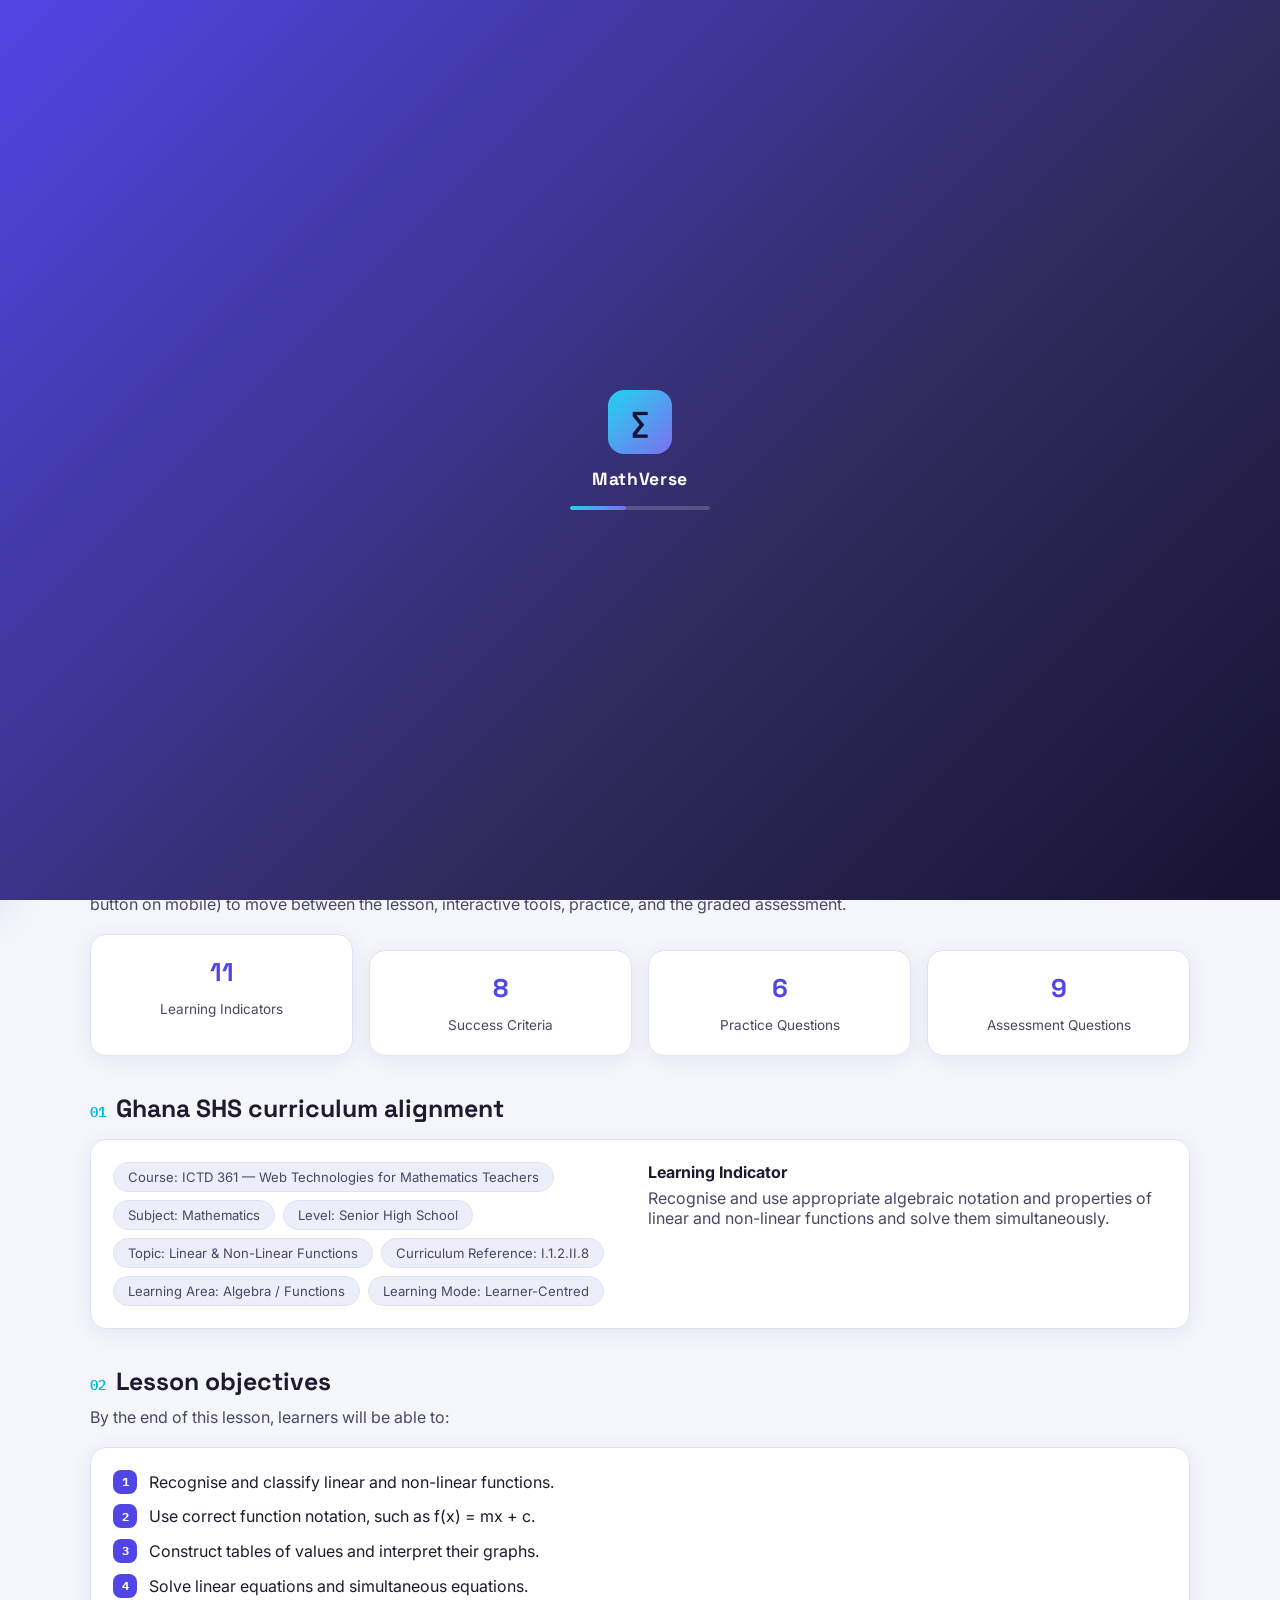
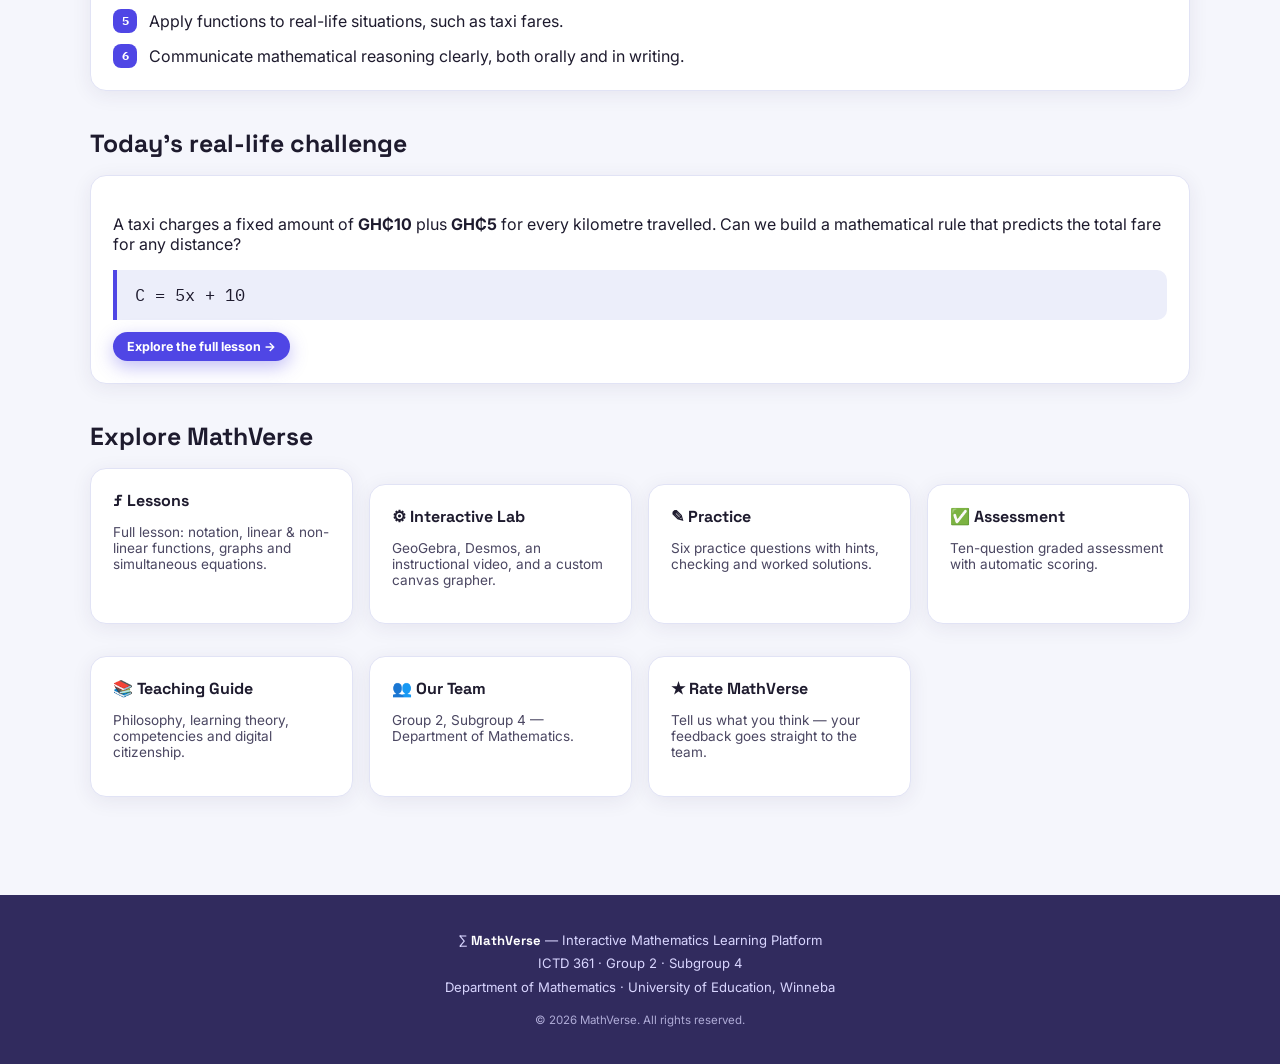
<file: index.html>
<!DOCTYPE html>
<html lang="en">
<head>
<meta charset="UTF-8">
<meta name="viewport" content="width=device-width, initial-scale=1.0">
<title>Home · MathVerse</title>
<meta name="description" content="MathVerse home — Linear and Non-Linear Functions for SHS Mathematics.">
<link rel="stylesheet" href="css/style.css">
<link rel="stylesheet" href="css/mobile-responsive.css">
</head>
<body class="is-loading">
<div class="site-loader" id="siteLoader" aria-hidden="true">
  <div class="site-loader-inner">
    <div class="site-loader-mark">&sum;</div>
    <div class="site-loader-text">MathVerse</div>
    <div class="site-loader-bar"><span></span></div>
  </div>
</div>
<script>
/* Runs immediately (not deferred) so a returning visit to ANY page hides
   the loader before first paint — no flash, no delay. Only the very first
   page opened in a browser session leaves it visible for loader.js to
   animate away after ~2s. */
(function(){
  try{
    if(sessionStorage.getItem("mv-visited") === "1"){
      var el = document.getElementById("siteLoader");
      if(el) el.style.display = "none";
      document.body.classList.remove("is-loading");
    }else{
      sessionStorage.setItem("mv-visited", "1");
    }
  }catch(e){ /* private browsing etc. — fail open, just show it once */ }
})();
</script>
<a href="#mainContent" class="skip-link">Skip to main content</a>
<div class="app-shell">
<div class="sidebar-overlay" id="sidebarOverlay"></div>
<aside class="sidebar" id="sidebar" aria-label="Primary navigation">
  <button class="sidebar-close" id="sidebarClose" aria-label="Close menu">&times;</button>
  <div class="brand">
    <div class="brand-mark" aria-hidden="true">&sum;</div>
    <div class="brand-text">
      <div class="brand-name">MathVerse</div>
      <div class="brand-sub">Mathematics Learning</div>
    </div>
  </div>
  <div class="group-tag">
    Group 2 &middot; Subgroup 4<br>
    Department of Mathematics
  </div>
  <ul class="nav-list">
    <li><a href="index.html" class="active"><span class="nav-ico">&#8962;</span> Home</a></li>
    <li><a href="lesson.html" ><span class="nav-ico">&fnof;</span> Lessons</a></li>
    <li><a href="interactive.html" ><span class="nav-ico">&#9881;</span> Interactive Lab</a></li>
    <li><a href="practice.html" ><span class="nav-ico">&#9998;</span> Practice</a></li>
    <li><a href="assessment.html" ><span class="nav-ico">&#9989;</span> Assessment</a></li>
    <li><a href="teaching-guide.html" ><span class="nav-ico">&#128218;</span> Teaching Guide</a></li>
    <li><a href="team.html" ><span class="nav-ico">&#128101;</span> Our Team</a></li>
    <li><a href="references.html" ><span class="nav-ico">&#128279;</span> References</a></li>
    <li><a href="contact.html" ><span class="nav-ico">&#9993;</span> Help &amp; Contact</a></li>
    <li><a href="settings.html" ><span class="nav-ico">&#9881;&#65039;</span> Settings</a></li>
    <li><a href="rating.html" ><span class="nav-ico">&#9733;</span> Rate Us</a></li>
  </ul>
  <div class="sidebar-footer">
    ICTD 361 &middot; Web Technologies for<br>Mathematics Teachers<br>University of Education, Winneba
  </div>
</aside>

<div class="main-col">
  <header class="site-header">
    <button class="hamburger" id="hamburgerBtn" aria-label="Open menu" aria-expanded="false">&#9776;</button>
    <div class="header-title">SHS Mathematics <small>Functions Lesson &middot; Home</small></div>
    <div class="search-wrap">
      <span class="search-ico" aria-hidden="true">&#128269;</span>
      <input type="search" id="lessonSearch" placeholder="Search lesson sections&hellip;" aria-label="Search lesson sections">
    </div>
    <div class="header-actions">
      <span id="gmtClock" class="hbtn" aria-live="polite">00:00:00 GMT</span>
      <button class="hbtn" id="calendarBtn" type="button" aria-haspopup="dialog"><span aria-hidden="true">&#128197;</span><span class="lbl">Calendar</span></button>
      <button class="hbtn" id="darkModeBtn" type="button" aria-pressed="false"><span aria-hidden="true">&#127769;</span><span class="lbl">Dark</span></button>
      <button class="hbtn" id="eyeComfortBtn" type="button" aria-pressed="false"><span aria-hidden="true">&#128065;</span><span class="lbl">Eye comfort</span></button>
      <button class="hbtn" id="fontMinusBtn" type="button" aria-label="Decrease font size">A-</button>
      <button class="hbtn" id="fontPlusBtn" type="button" aria-label="Increase font size">A+</button>
    </div>
  </header>

  <main id="mainContent" class="page-content">
<section class="hero">
  <div class="hero-fx" aria-hidden="true">&fnof;(x)</div>
  <div class="hero-content">
    <span class="badge">SHS MATHEMATICS &bull; FUNCTIONS</span>
    <h1>Linear and Non-Linear Functions</h1>
    <p style="font-size:.85rem;color:rgba(255,255,255,0.85);margin-bottom:6px;">ICTD 361 &mdash; Web Technologies for Mathematics Teachers</p>
    <p>Recognise and use appropriate algebraic notation and properties of linear and non-linear functions, and solve them simultaneously &mdash; a learner-centred lesson built for SHS Elective &amp; Core Mathematics.</p>
    <div class="hero-btns">
      <a href="interactive.html" class="btn btn-light">Interactive Lab &rarr;</a>
      <a href="practice.html" class="btn btn-outline-light">Practice &rarr;</a>
    </div>
  </div>
</section>

<section class="orbit-section" aria-hidden="true">
  <div class="orbit-wrap">
    <div class="orbit-center">&sum;</div>
    <div class="orbit-ring r1"><span class="orbit-item orbit-earth">&#127758;</span></div>
    <div class="orbit-ring r2"><span class="orbit-item orbit-formula">y = mx + c</span></div>
    <div class="orbit-ring r3"><span class="orbit-item orbit-formula">f(x) = x&sup2;</span></div>
  </div>
</section>
<p style="text-align:center;color:var(--ink-soft);font-size:.85rem;margin:-16px 0 30px;">Mathematics shapes how we understand our world &mdash; from orbits to equations.</p>

<section class="section">
  <div class="section-head"><h2>Welcome home</h2></div>
  <p class="section-desc">MathVerse is a full digital lesson environment for Linear &amp; Non-Linear Functions, built with HTML, CSS and JavaScript. Use the sidebar (or the menu button on mobile) to move between the lesson, interactive tools, practice, and the graded assessment.</p>

  <div class="grid grid-4">
    <div class="card" style="text-align:center;">
      <h3 style="font-size:1.6rem;color:var(--violet-700);" data-count-to="12">0</h3>
      <p style="color:var(--ink-soft);font-size:.85rem;margin:0;">Learning Indicators</p>
    </div>
    <div class="card" style="text-align:center;">
      <h3 style="font-size:1.6rem;color:var(--violet-700);" data-count-to="9">0</h3>
      <p style="color:var(--ink-soft);font-size:.85rem;margin:0;">Success Criteria</p>
    </div>
    <div class="card" style="text-align:center;">
      <h3 style="font-size:1.6rem;color:var(--violet-700);" data-count-to="6">0</h3>
      <p style="color:var(--ink-soft);font-size:.85rem;margin:0;">Practice Questions</p>
    </div>
    <div class="card" style="text-align:center;">
      <h3 style="font-size:1.6rem;color:var(--violet-700);" data-count-to="10">0</h3>
      <p style="color:var(--ink-soft);font-size:.85rem;margin:0;">Assessment Questions</p>
    </div>
  </div>
</section>

<section class="section">
  <div class="section-head"><span class="section-num">01</span><h2>Ghana SHS curriculum alignment</h2></div>
  <div class="card">
    <div class="grid grid-2">
      <ul class="pill-list">
        <li class="pill">Course: ICTD 361 &mdash; Web Technologies for Mathematics Teachers</li>
        <li class="pill">Subject: Mathematics</li>
        <li class="pill">Level: Senior High School</li>
        <li class="pill">Topic: Linear &amp; Non-Linear Functions</li>
        <li class="pill">Curriculum Reference: I.1.2.II.8</li>
        <li class="pill">Learning Area: Algebra / Functions</li>
        <li class="pill">Learning Mode: Learner-Centred</li>
      </ul>
      <div>
        <strong>Learning Indicator</strong>
        <p style="color:var(--ink-soft);margin-top:6px;">Recognise and use appropriate algebraic notation and properties of linear and non-linear functions and solve them simultaneously.</p>
      </div>
    </div>
  </div>
</section>

<section class="section">
  <div class="section-head"><span class="section-num">02</span><h2>Lesson objectives</h2></div>
  <p class="section-desc">By the end of this lesson, learners will be able to:</p>
  <div class="card">
    <ol class="numbered-list">
      <li>Recognise and classify linear and non-linear functions.</li>
      <li>Use correct function notation, such as f(x) = mx + c.</li>
      <li>Construct tables of values and interpret their graphs.</li>
      <li>Solve linear equations and simultaneous equations.</li>
      <li>Apply functions to real-life situations, such as taxi fares.</li>
      <li>Communicate mathematical reasoning clearly, both orally and in writing.</li>
    </ol>
  </div>
</section>

<section class="section">
  <div class="section-head"><h2>Today's real-life challenge</h2></div>
  <div class="card">
    <p>A taxi charges a fixed amount of <strong>GH&#8373;10</strong> plus <strong>GH&#8373;5</strong> for every kilometre travelled. Can we build a mathematical rule that predicts the total fare for any distance?</p>
    <div class="equation-block">C = 5x + 10</div>
    <a href="lesson.html#intro" class="btn btn-primary btn-sm">Explore the full lesson &rarr;</a>
  </div>
</section>

<section class="section">
  <div class="section-head"><h2>Explore MathVerse</h2></div>
  <div class="grid grid-3">
    <a href="lesson.html" class="card" style="text-decoration:none;color:inherit;">
      <h3 style="font-size:1rem;">&fnof; Lessons</h3>
      <p style="color:var(--ink-soft);font-size:.85rem;">Full lesson: notation, linear &amp; non-linear functions, graphs and simultaneous equations.</p>
    </a>
    <a href="interactive.html" class="card" style="text-decoration:none;color:inherit;">
      <h3 style="font-size:1rem;">&#9881; Interactive Lab</h3>
      <p style="color:var(--ink-soft);font-size:.85rem;">GeoGebra, Desmos, an instructional video, and a custom canvas grapher.</p>
    </a>
    <a href="practice.html" class="card" style="text-decoration:none;color:inherit;">
      <h3 style="font-size:1rem;">&#9998; Practice</h3>
      <p style="color:var(--ink-soft);font-size:.85rem;">Six practice questions with hints, checking and worked solutions.</p>
    </a>
    <a href="assessment.html" class="card" style="text-decoration:none;color:inherit;">
      <h3 style="font-size:1rem;">&#9989; Assessment</h3>
      <p style="color:var(--ink-soft);font-size:.85rem;">Ten-question graded assessment with automatic scoring.</p>
    </a>
    <a href="teaching-guide.html" class="card" style="text-decoration:none;color:inherit;">
      <h3 style="font-size:1rem;">&#128218; Teaching Guide</h3>
      <p style="color:var(--ink-soft);font-size:.85rem;">Philosophy, learning theory, competencies and digital citizenship.</p>
    </a>
    <a href="team.html" class="card" style="text-decoration:none;color:inherit;">
      <h3 style="font-size:1rem;">&#128101; Our Team</h3>
      <p style="color:var(--ink-soft);font-size:.85rem;">Group 2, Subgroup 4 &mdash; Department of Mathematics.</p>
    </a>
    <a href="rating.html" class="card" style="text-decoration:none;color:inherit;">
      <h3 style="font-size:1rem;">&#9733; Rate MathVerse</h3>
      <p style="color:var(--ink-soft);font-size:.85rem;">Tell us what you think &mdash; your feedback goes straight to the team.</p>
    </a>
  </div>
</section>
  </main>

  <footer class="site-footer">
    <div>&sum; <strong>MathVerse</strong> &mdash; Interactive Mathematics Learning Platform</div>
    <div>ICTD 361 &middot; Group 2 &middot; Subgroup 4</div>
    <div>Department of Mathematics &middot; University of Education, Winneba</div>
    <div style="margin-top:10px;font-size:.72rem;opacity:.75;">&copy; 2026 MathVerse. All rights reserved.</div>
  </footer>
</div>
</div>

<button class="back-to-top" id="backToTop" aria-label="Back to top">&uarr;</button>

<div class="modal-overlay" id="calendarModal" role="dialog" aria-modal="true" aria-labelledby="calendarModalTitle">
  <div class="modal-box">
    <button class="modal-close" id="calendarClose" aria-label="Close calendar">&times;</button>
    <div id="calendarModalTitle" style="font-family:var(--font-display);font-weight:600;color:var(--ink-soft);font-size:.85rem;">TODAY'S DATE</div>
    <div class="cal-date-big" id="calendarDate">--</div>
    <div id="calendarDay" style="color:var(--ink-soft);font-size:.85rem;">&nbsp;</div>
  </div>
</div>

<script src="js/main.js" defer></script>

<script src="js/mobile-responsive.js"></script>
</body>
</html>
</file>
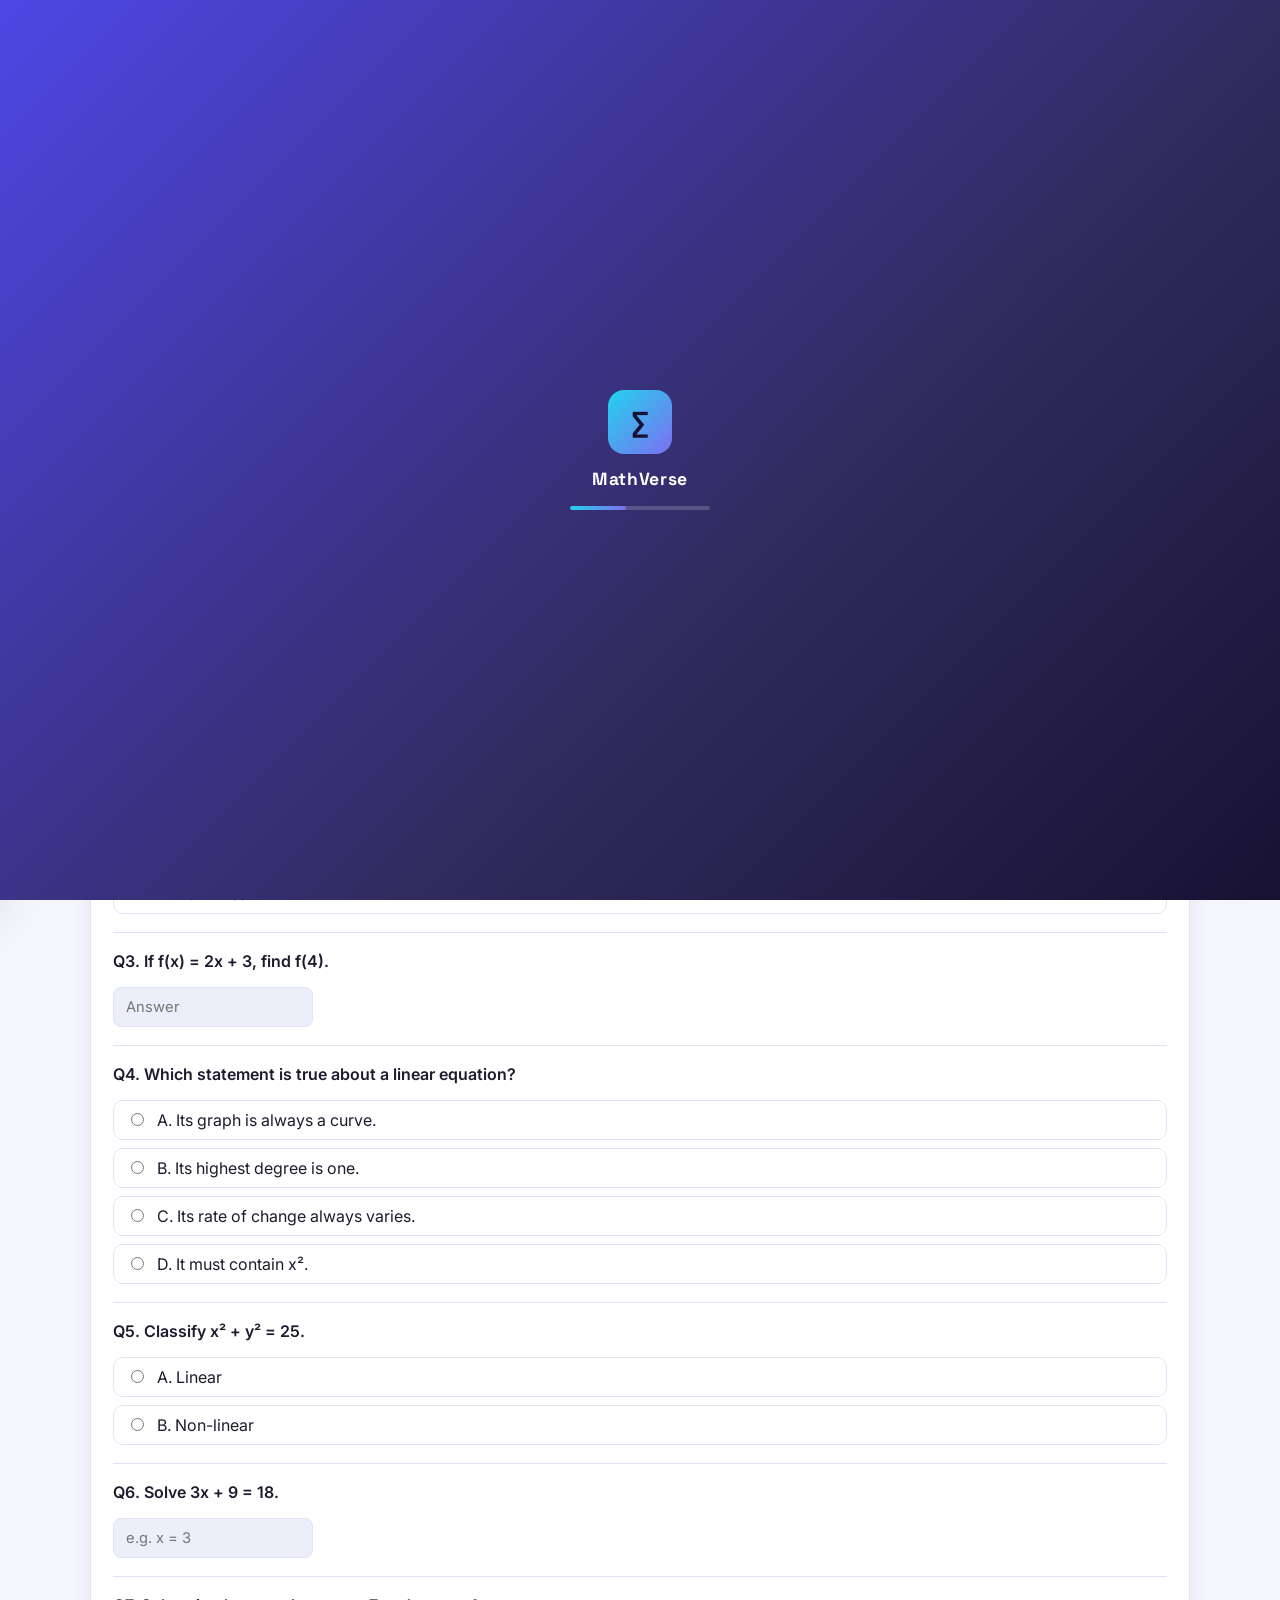
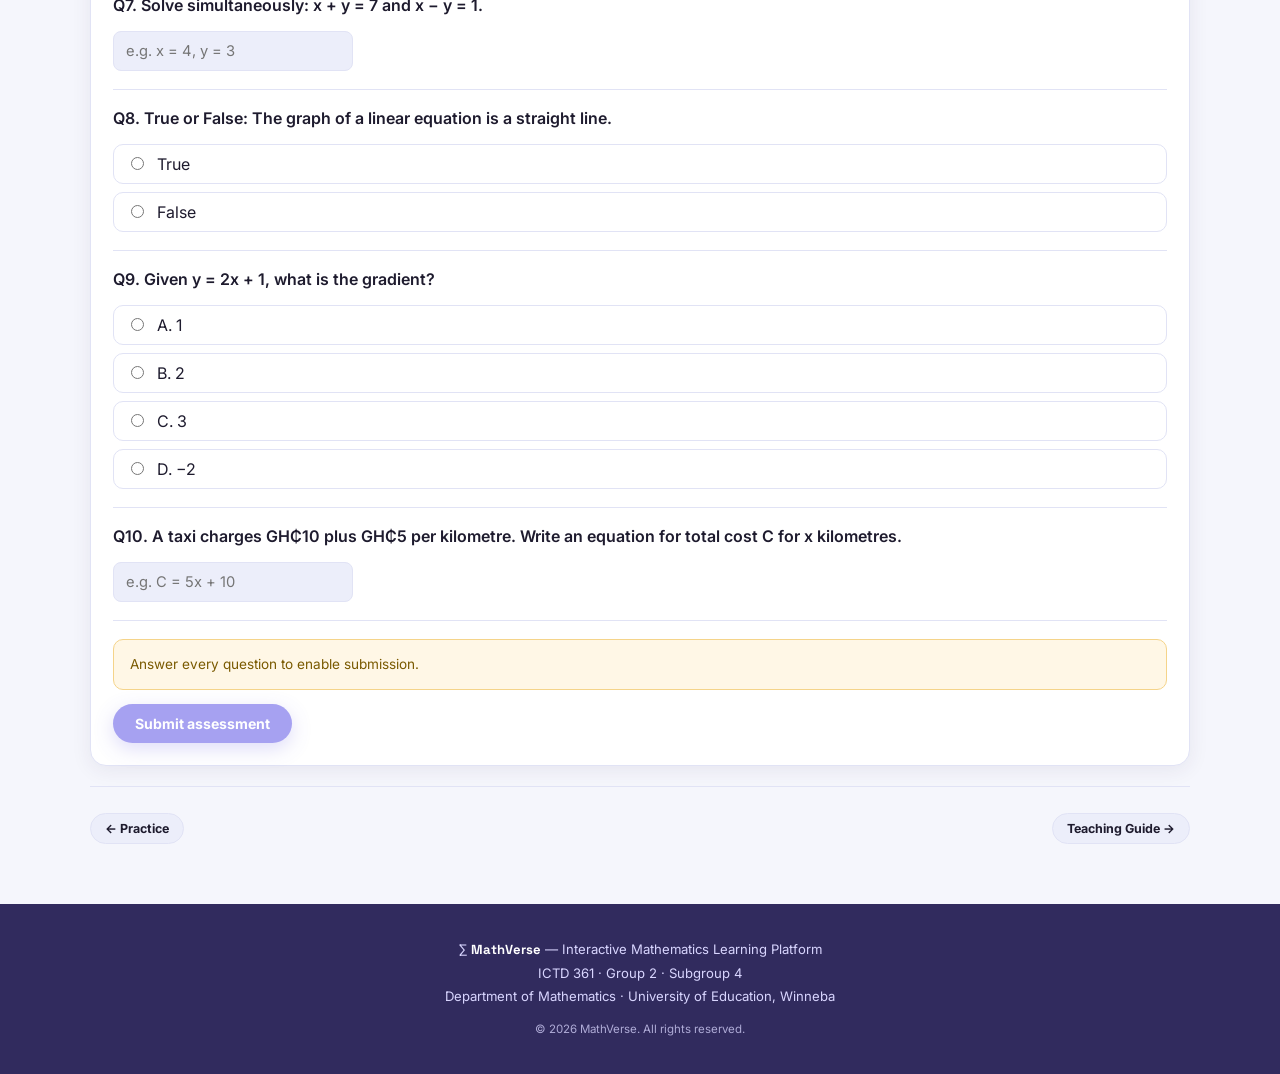
<file: assessment.html>
<!DOCTYPE html>
<html lang="en">
<head>
<meta charset="UTF-8">
<meta name="viewport" content="width=device-width, initial-scale=1.0">
<title>Assessment · MathVerse</title>
<meta name="description" content="Ten-question graded assessment on linear and non-linear functions.">
<link rel="stylesheet" href="css/style.css">
<link rel="stylesheet" href="css/mobile-responsive.css">
</head>
<body class="is-loading">
<div class="site-loader" id="siteLoader" aria-hidden="true">
  <div class="site-loader-inner">
    <div class="site-loader-mark">&sum;</div>
    <div class="site-loader-text">MathVerse</div>
    <div class="site-loader-bar"><span></span></div>
  </div>
</div>
<script>
/* Runs immediately (not deferred) so a returning visit to ANY page hides
   the loader before first paint — no flash, no delay. Only the very first
   page opened in a browser session leaves it visible for loader.js to
   animate away after ~2s. */
(function(){
  try{
    if(sessionStorage.getItem("mv-visited") === "1"){
      var el = document.getElementById("siteLoader");
      if(el) el.style.display = "none";
      document.body.classList.remove("is-loading");
    }else{
      sessionStorage.setItem("mv-visited", "1");
    }
  }catch(e){ /* private browsing etc. — fail open, just show it once */ }
})();
</script>
<a href="#mainContent" class="skip-link">Skip to main content</a>
<div class="app-shell">
<div class="sidebar-overlay" id="sidebarOverlay"></div>
<aside class="sidebar" id="sidebar" aria-label="Primary navigation">
  <button class="sidebar-close" id="sidebarClose" aria-label="Close menu">&times;</button>
  <div class="brand">
    <div class="brand-mark" aria-hidden="true">&sum;</div>
    <div class="brand-text">
      <div class="brand-name">MathVerse</div>
      <div class="brand-sub">Mathematics Learning</div>
    </div>
  </div>
  <div class="group-tag">
    Group 2 &middot; Subgroup 4<br>
    Department of Mathematics
  </div>
  <ul class="nav-list">
    <li><a href="index.html" ><span class="nav-ico">&#8962;</span> Home</a></li>
    <li><a href="lesson.html" ><span class="nav-ico">&fnof;</span> Lessons</a></li>
    <li><a href="interactive.html" ><span class="nav-ico">&#9881;</span> Interactive Lab</a></li>
    <li><a href="practice.html" ><span class="nav-ico">&#9998;</span> Practice</a></li>
    <li><a href="assessment.html" class="active"><span class="nav-ico">&#9989;</span> Assessment</a></li>
    <li><a href="teaching-guide.html" ><span class="nav-ico">&#128218;</span> Teaching Guide</a></li>
    <li><a href="team.html" ><span class="nav-ico">&#128101;</span> Our Team</a></li>
    <li><a href="references.html" ><span class="nav-ico">&#128279;</span> References</a></li>
    <li><a href="contact.html" ><span class="nav-ico">&#9993;</span> Help &amp; Contact</a></li>
    <li><a href="settings.html" ><span class="nav-ico">&#9881;&#65039;</span> Settings</a></li>
    <li><a href="rating.html" ><span class="nav-ico">&#9733;</span> Rate Us</a></li>
  </ul>
  <div class="sidebar-footer">
    ICTD 361 &middot; Web Technologies for<br>Mathematics Teachers<br>University of Education, Winneba
  </div>
</aside>

<div class="main-col">
  <header class="site-header">
    <button class="hamburger" id="hamburgerBtn" aria-label="Open menu" aria-expanded="false">&#9776;</button>
    <div class="header-title">SHS Mathematics <small>Functions Lesson &middot; Assessment</small></div>
    <div class="search-wrap">
      <span class="search-ico" aria-hidden="true">&#128269;</span>
      <input type="search" id="lessonSearch" placeholder="Search lesson sections&hellip;" aria-label="Search lesson sections">
    </div>
    <div class="header-actions">
      <span id="gmtClock" class="hbtn" aria-live="polite">00:00:00 GMT</span>
      <button class="hbtn" id="calendarBtn" type="button" aria-haspopup="dialog"><span aria-hidden="true">&#128197;</span><span class="lbl">Calendar</span></button>
      <button class="hbtn" id="darkModeBtn" type="button" aria-pressed="false"><span aria-hidden="true">&#127769;</span><span class="lbl">Dark</span></button>
      <button class="hbtn" id="eyeComfortBtn" type="button" aria-pressed="false"><span aria-hidden="true">&#128065;</span><span class="lbl">Eye comfort</span></button>
      <button class="hbtn" id="fontMinusBtn" type="button" aria-label="Decrease font size">A-</button>
      <button class="hbtn" id="fontPlusBtn" type="button" aria-label="Increase font size">A+</button>
    </div>
  </header>

  <main id="mainContent" class="page-content">
<section class="hero" style="padding:34px clamp(20px,5vw,56px);">
  <div class="hero-fx" aria-hidden="true">&#9989;</div>
  <div class="hero-content">
    <span class="badge">ASSESSMENT OF LEARNING</span>
    <h1 style="font-size:clamp(1.4rem,3.4vw,2rem);">10-question graded assessment</h1>
    <p>Answer every question, then submit for an automatic score out of 10. You can try again as many times as you like.</p>
  </div>
</section>

<p id="previousResultBanner" class="notice-box hidden" style="margin-bottom:18px;"></p>

<form id="assessmentForm">
  <div class="card">
    <label for="learnerName" style="font-weight:600;display:block;margin-bottom:6px;">Learner name (optional)</label>
    <input type="text" id="learnerName" class="short-answer" placeholder="Enter your name" style="max-width:300px;">
  </div>

  <div class="card">
    <div class="quiz-q">
      <p style="font-weight:600;">Q1. Which is a linear equation?</p>
      <div class="opt-list">
        <label><input type="radio" name="q1" value="A"> A. y = x&sup2; + 2</label>
        <label><input type="radio" name="q1" value="B"> B. y = 3x + 5</label>
        <label><input type="radio" name="q1" value="C"> C. x&sup2; + y&sup2; = 9</label>
        <label><input type="radio" name="q1" value="D"> D. y = 1/x</label>
      </div>
    </div>

    <div class="quiz-q">
      <p style="font-weight:600;">Q2. Is y = x&sup2; + 4 linear or non-linear?</p>
      <div class="opt-list">
        <label><input type="radio" name="q2" value="A"> A. Linear</label>
        <label><input type="radio" name="q2" value="B"> B. Non-linear</label>
      </div>
    </div>

    <div class="quiz-q">
      <p style="font-weight:600;">Q3. If f(x) = 2x + 3, find f(4).</p>
      <input type="text" data-qname="q3" class="short-answer" style="max-width:200px;" placeholder="Answer">
      <div class="feedback-msg" id="q3-textfb"></div>
    </div>

    <div class="quiz-q">
      <p style="font-weight:600;">Q4. Which statement is true about a linear equation?</p>
      <div class="opt-list">
        <label><input type="radio" name="q4" value="A"> A. Its graph is always a curve.</label>
        <label><input type="radio" name="q4" value="B"> B. Its highest degree is one.</label>
        <label><input type="radio" name="q4" value="C"> C. Its rate of change always varies.</label>
        <label><input type="radio" name="q4" value="D"> D. It must contain x&sup2;.</label>
      </div>
    </div>

    <div class="quiz-q">
      <p style="font-weight:600;">Q5. Classify x&sup2; + y&sup2; = 25.</p>
      <div class="opt-list">
        <label><input type="radio" name="q5" value="A"> A. Linear</label>
        <label><input type="radio" name="q5" value="B"> B. Non-linear</label>
      </div>
    </div>

    <div class="quiz-q">
      <p style="font-weight:600;">Q6. Solve 3x + 9 = 18.</p>
      <input type="text" data-qname="q6" class="short-answer" style="max-width:200px;" placeholder="e.g. x = 3">
      <div class="feedback-msg" id="q6-textfb"></div>
    </div>

    <div class="quiz-q">
      <p style="font-weight:600;">Q7. Solve simultaneously: x + y = 7 and x &minus; y = 1.</p>
      <input type="text" data-qname="q7" class="short-answer" style="max-width:240px;" placeholder="e.g. x = 4, y = 3">
      <div class="feedback-msg" id="q7-textfb"></div>
    </div>

    <div class="quiz-q">
      <p style="font-weight:600;">Q8. True or False: The graph of a linear equation is a straight line.</p>
      <div class="opt-list">
        <label><input type="radio" name="q8" value="true"> True</label>
        <label><input type="radio" name="q8" value="false"> False</label>
      </div>
    </div>

    <div class="quiz-q">
      <p style="font-weight:600;">Q9. Given y = 2x + 1, what is the gradient?</p>
      <div class="opt-list">
        <label><input type="radio" name="q9" value="A"> A. 1</label>
        <label><input type="radio" name="q9" value="B"> B. 2</label>
        <label><input type="radio" name="q9" value="C"> C. 3</label>
        <label><input type="radio" name="q9" value="D"> D. &minus;2</label>
      </div>
    </div>

    <div class="quiz-q">
      <p style="font-weight:600;">Q10. A taxi charges GH&#8373;10 plus GH&#8373;5 per kilometre. Write an equation for total cost C for x kilometres.</p>
      <input type="text" data-qname="q10" class="short-answer" style="max-width:240px;" placeholder="e.g. C = 5x + 10">
      <div class="feedback-msg" id="q10-textfb"></div>
    </div>

    <p id="assessmentBlockMsg" class="notice-box warn" style="margin-top:10px;">Answer every question to enable submission.</p>
    <button type="submit" class="btn btn-primary" id="assessmentSubmitBtn" disabled>Submit assessment</button>
  </div>
</form>

<div class="card score-panel hidden" id="scorePanel">
  <p style="text-transform:uppercase;letter-spacing:.08em;font-size:.75rem;color:var(--ink-soft);">Your score</p>
  <div class="score-ring" id="scoreValue">0 / 10</div>
  <p style="font-size:1.1rem;font-weight:600;margin-top:4px;" id="scorePercent">0%</p>
  <p style="color:var(--ink-soft);margin-top:8px;" id="scoreSummary"></p>
  <div style="display:flex;gap:10px;justify-content:center;flex-wrap:wrap;margin-top:16px;">
    <button type="button" class="btn btn-secondary" id="tryAgainBtn">Try again</button>
    <button type="button" class="btn btn-success" id="downloadSummaryBtn">Download summary</button>
  </div>
</div>

<nav class="bottom-nav" aria-label="Section navigation">
  <a href="practice.html" class="btn btn-secondary btn-sm">&larr; Practice</a>
  <a href="teaching-guide.html" class="btn btn-secondary btn-sm">Teaching Guide &rarr;</a>
</nav>
  </main>

  <footer class="site-footer">
    <div>&sum; <strong>MathVerse</strong> &mdash; Interactive Mathematics Learning Platform</div>
    <div>ICTD 361 &middot; Group 2 &middot; Subgroup 4</div>
    <div>Department of Mathematics &middot; University of Education, Winneba</div>
    <div style="margin-top:10px;font-size:.72rem;opacity:.75;">&copy; 2026 MathVerse. All rights reserved.</div>
  </footer>
</div>
</div>

<button class="back-to-top" id="backToTop" aria-label="Back to top">&uarr;</button>

<div class="modal-overlay" id="calendarModal" role="dialog" aria-modal="true" aria-labelledby="calendarModalTitle">
  <div class="modal-box">
    <button class="modal-close" id="calendarClose" aria-label="Close calendar">&times;</button>
    <div id="calendarModalTitle" style="font-family:var(--font-display);font-weight:600;color:var(--ink-soft);font-size:.85rem;">TODAY'S DATE</div>
    <div class="cal-date-big" id="calendarDate">--</div>
    <div id="calendarDay" style="color:var(--ink-soft);font-size:.85rem;">&nbsp;</div>
  </div>
</div>

<script src="js/main.js" defer></script>
<script src="js/assessment.js" defer></script>
<script src="js/mobile-responsive.js"></script>
</body>
</html>
</file>
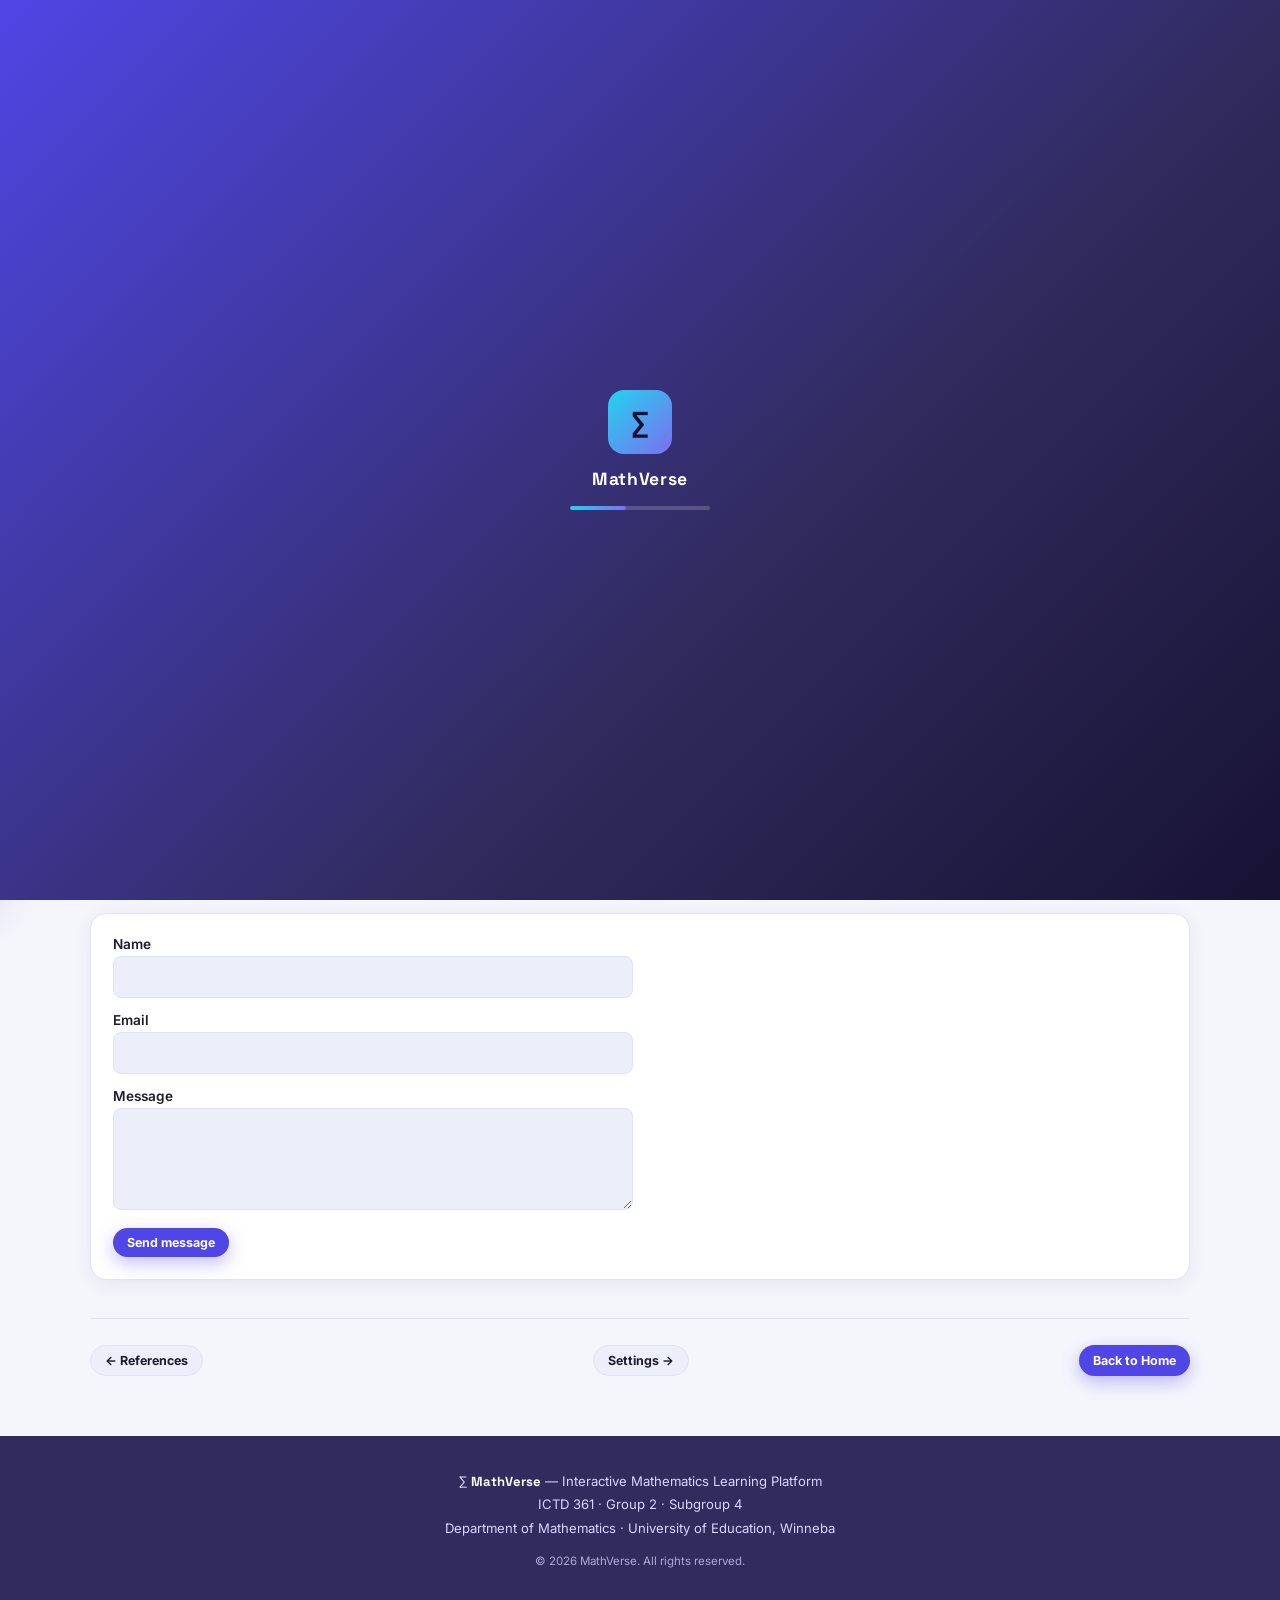
<file: contact.html>
<!DOCTYPE html>
<html lang="en">
<head>
<meta charset="UTF-8">
<meta name="viewport" content="width=device-width, initial-scale=1.0">
<title>Help & Contact · MathVerse</title>
<meta name="description" content="Quick help and a contact form for MathVerse.">
<link rel="stylesheet" href="css/style.css">
<link rel="stylesheet" href="css/mobile-responsive.css">
</head>
<body class="is-loading">
<div class="site-loader" id="siteLoader" aria-hidden="true">
  <div class="site-loader-inner">
    <div class="site-loader-mark">&sum;</div>
    <div class="site-loader-text">MathVerse</div>
    <div class="site-loader-bar"><span></span></div>
  </div>
</div>
<script>
/* Runs immediately (not deferred) so a returning visit to ANY page hides
   the loader before first paint — no flash, no delay. Only the very first
   page opened in a browser session leaves it visible for loader.js to
   animate away after ~2s. */
(function(){
  try{
    if(sessionStorage.getItem("mv-visited") === "1"){
      var el = document.getElementById("siteLoader");
      if(el) el.style.display = "none";
      document.body.classList.remove("is-loading");
    }else{
      sessionStorage.setItem("mv-visited", "1");
    }
  }catch(e){ /* private browsing etc. — fail open, just show it once */ }
})();
</script>
<a href="#mainContent" class="skip-link">Skip to main content</a>
<div class="app-shell">
<div class="sidebar-overlay" id="sidebarOverlay"></div>
<aside class="sidebar" id="sidebar" aria-label="Primary navigation">
  <button class="sidebar-close" id="sidebarClose" aria-label="Close menu">&times;</button>
  <div class="brand">
    <div class="brand-mark" aria-hidden="true">&sum;</div>
    <div class="brand-text">
      <div class="brand-name">MathVerse</div>
      <div class="brand-sub">Mathematics Learning</div>
    </div>
  </div>
  <div class="group-tag">
    Group 2 &middot; Subgroup 4<br>
    Department of Mathematics
  </div>
  <ul class="nav-list">
    <li><a href="index.html" ><span class="nav-ico">&#8962;</span> Home</a></li>
    <li><a href="lesson.html" ><span class="nav-ico">&fnof;</span> Lessons</a></li>
    <li><a href="interactive.html" ><span class="nav-ico">&#9881;</span> Interactive Lab</a></li>
    <li><a href="practice.html" ><span class="nav-ico">&#9998;</span> Practice</a></li>
    <li><a href="assessment.html" ><span class="nav-ico">&#9989;</span> Assessment</a></li>
    <li><a href="teaching-guide.html" ><span class="nav-ico">&#128218;</span> Teaching Guide</a></li>
    <li><a href="team.html" ><span class="nav-ico">&#128101;</span> Our Team</a></li>
    <li><a href="references.html" ><span class="nav-ico">&#128279;</span> References</a></li>
    <li><a href="contact.html" class="active"><span class="nav-ico">&#9993;</span> Help &amp; Contact</a></li>
    <li><a href="settings.html" ><span class="nav-ico">&#9881;&#65039;</span> Settings</a></li>
    <li><a href="rating.html" ><span class="nav-ico">&#9733;</span> Rate Us</a></li>
  </ul>
  <div class="sidebar-footer">
    ICTD 361 &middot; Web Technologies for<br>Mathematics Teachers<br>University of Education, Winneba
  </div>
</aside>

<div class="main-col">
  <header class="site-header">
    <button class="hamburger" id="hamburgerBtn" aria-label="Open menu" aria-expanded="false">&#9776;</button>
    <div class="header-title">SHS Mathematics <small>Functions Lesson &middot; Help & Contact</small></div>
    <div class="search-wrap">
      <span class="search-ico" aria-hidden="true">&#128269;</span>
      <input type="search" id="lessonSearch" placeholder="Search lesson sections&hellip;" aria-label="Search lesson sections">
    </div>
    <div class="header-actions">
      <span id="gmtClock" class="hbtn" aria-live="polite">00:00:00 GMT</span>
      <button class="hbtn" id="calendarBtn" type="button" aria-haspopup="dialog"><span aria-hidden="true">&#128197;</span><span class="lbl">Calendar</span></button>
      <button class="hbtn" id="darkModeBtn" type="button" aria-pressed="false"><span aria-hidden="true">&#127769;</span><span class="lbl">Dark</span></button>
      <button class="hbtn" id="eyeComfortBtn" type="button" aria-pressed="false"><span aria-hidden="true">&#128065;</span><span class="lbl">Eye comfort</span></button>
      <button class="hbtn" id="fontMinusBtn" type="button" aria-label="Decrease font size">A-</button>
      <button class="hbtn" id="fontPlusBtn" type="button" aria-label="Increase font size">A+</button>
    </div>
  </header>

  <main id="mainContent" class="page-content">
<section class="hero" style="padding:34px clamp(20px,5vw,56px);">
  <div class="hero-fx" aria-hidden="true">&#9993;</div>
  <div class="hero-content">
    <span class="badge">HELP &amp; CONTACT</span>
    <h1 style="font-size:clamp(1.4rem,3.4vw,2rem);">Questions about this lesson?</h1>
    <p>Check the quick help below, or send a message to the group. This form works offline &mdash; it shows a confirmation on screen but does not send email itself, since the site has no server. Email us directly instead.</p>
  </div>
</section>

<section class="section">
  <div class="section-head"><h2>Quick help</h2></div>
  <div class="grid grid-2">
    <div class="card">
      <h3 style="font-size:.95rem;">My progress disappeared</h3>
      <p style="color:var(--ink-soft);font-size:.85rem;">Success criteria, reflections and assessment scores are saved with your browser's local storage. Clearing browser data, or opening the site in a different browser or private/incognito window, will reset them.</p>
    </div>
    <div class="card">
      <h3 style="font-size:.95rem;">The interactive graph looks empty</h3>
      <p style="color:var(--ink-soft);font-size:.85rem;">Try resizing the window or rotating your device; the canvas redraws automatically. If it still looks blank, refresh the page.</p>
    </div>
    <div class="card">
      <h3 style="font-size:.95rem;">GeoGebra / video won't load</h3>
      <p style="color:var(--ink-soft);font-size:.85rem;">These need an internet connection. Use the backup links provided on the Interactive Lab page to open them directly.</p>
    </div>
    <div class="card">
      <h3 style="font-size:.95rem;">I can't submit the assessment</h3>
      <p style="color:var(--ink-soft);font-size:.85rem;">The submit button unlocks only once every one of the 10 questions has an answer selected or typed in.</p>
    </div>
  </div>
</section>

<section class="section">
  <div class="section-head"><h2>Email the group</h2></div>
  <div class="card">
    <p style="margin:0 0 10px;">For questions, feedback, or corrections, reach us directly at:</p>
    <a href="mailto:lampy118@gmail.com" class="btn btn-primary btn-sm">&#9993; lampy118@gmail.com</a>
  </div>
</section>

<section class="section">
  <div class="section-head"><h2>Send a message</h2></div>
  <div class="card">
    <div id="contactThanks" class="hidden" style="text-align:center;">
      <h3 style="font-size:1.05rem;">Message sent &#9993;</h3>
      <p style="color:var(--ink-soft);">Thanks &mdash; your message has been emailed to the MathVerse team.</p>
    </div>
    <form class="contact-form" id="contactForm" action="https://formsubmit.co/lampy118@gmail.com" method="POST">
      <input type="hidden" name="_subject" value="New message from MathVerse Contact form">
      <input type="hidden" name="_template" value="table">
      <input type="hidden" name="_captcha" value="false">
      <input type="hidden" name="_next" value="contact.html?sent=1">
      <div>
        <label for="contactName">Name</label>
        <input type="text" id="contactName" name="name" required>
      </div>
      <div>
        <label for="contactEmail">Email</label>
        <input type="email" id="contactEmail" name="email" required>
      </div>
      <div>
        <label for="contactMessage">Message</label>
        <textarea id="contactMessage" name="message" rows="4" required></textarea>
      </div>
      <button type="submit" class="btn btn-primary btn-sm" style="align-self:flex-start;">Send message</button>
    </form>
  </div>
</section>

<nav class="bottom-nav" aria-label="Section navigation">
  <a href="references.html" class="btn btn-secondary btn-sm">&larr; References</a>
  <a href="settings.html" class="btn btn-secondary btn-sm">Settings &rarr;</a>
  <a href="index.html" class="btn btn-primary btn-sm">Back to Home</a>
</nav>
  </main>

  <footer class="site-footer">
    <div>&sum; <strong>MathVerse</strong> &mdash; Interactive Mathematics Learning Platform</div>
    <div>ICTD 361 &middot; Group 2 &middot; Subgroup 4</div>
    <div>Department of Mathematics &middot; University of Education, Winneba</div>
    <div style="margin-top:10px;font-size:.72rem;opacity:.75;">&copy; 2026 MathVerse. All rights reserved.</div>
  </footer>
</div>
</div>

<button class="back-to-top" id="backToTop" aria-label="Back to top">&uarr;</button>

<div class="modal-overlay" id="calendarModal" role="dialog" aria-modal="true" aria-labelledby="calendarModalTitle">
  <div class="modal-box">
    <button class="modal-close" id="calendarClose" aria-label="Close calendar">&times;</button>
    <div id="calendarModalTitle" style="font-family:var(--font-display);font-weight:600;color:var(--ink-soft);font-size:.85rem;">TODAY'S DATE</div>
    <div class="cal-date-big" id="calendarDate">--</div>
    <div id="calendarDay" style="color:var(--ink-soft);font-size:.85rem;">&nbsp;</div>
  </div>
</div>

<script src="js/main.js" defer></script>
<script src="js/contact.js" defer></script>
<script src="js/mobile-responsive.js"></script>
</body>
</html>
</file>
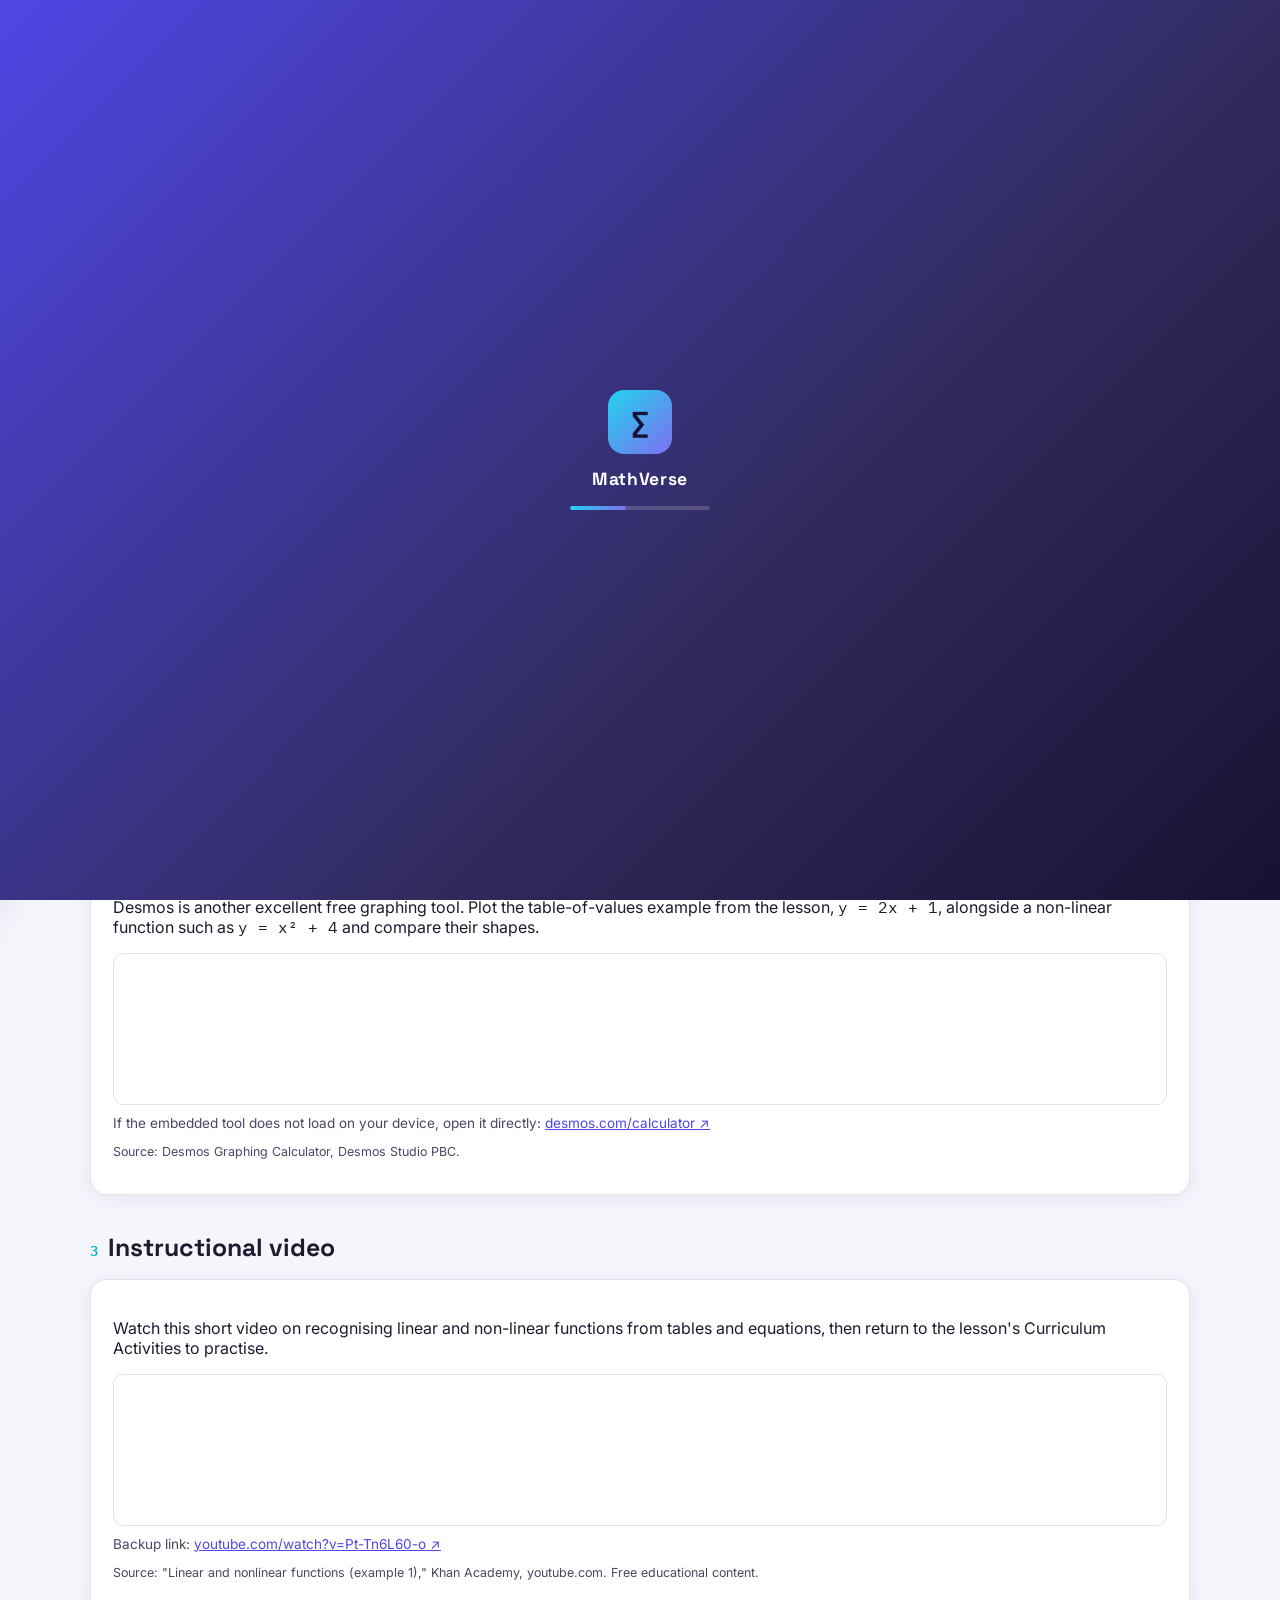
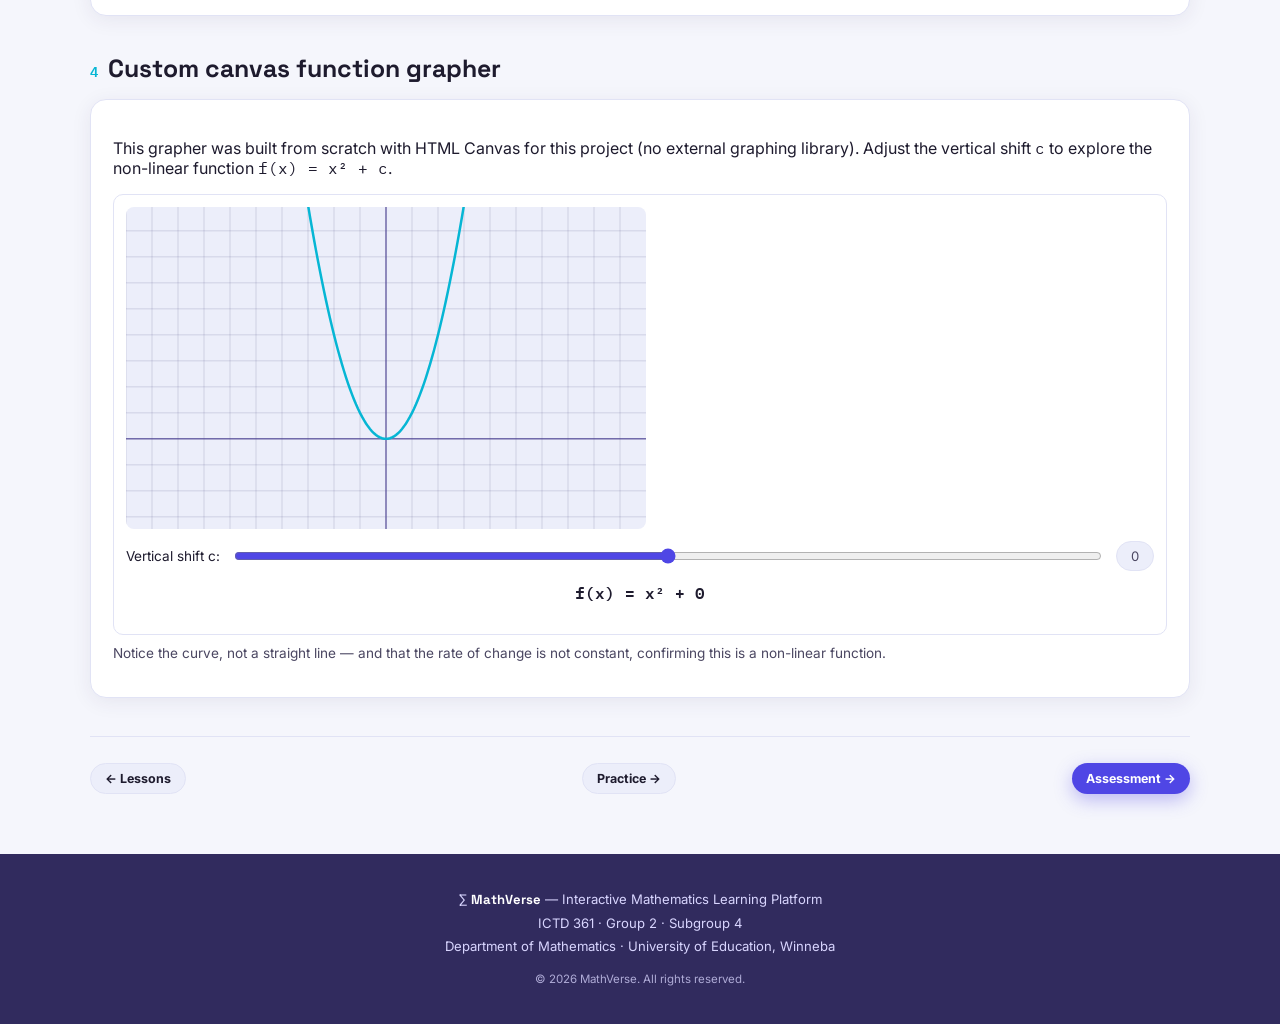
<file: interactive.html>
<!DOCTYPE html>
<html lang="en">
<head>
<meta charset="UTF-8">
<meta name="viewport" content="width=device-width, initial-scale=1.0">
<title>Interactive Lab · MathVerse</title>
<meta name="description" content="GeoGebra, Desmos, an instructional video, and a custom canvas grapher.">
<link rel="stylesheet" href="css/style.css">
<link rel="stylesheet" href="css/mobile-responsive.css">
</head>
<body class="is-loading">
<div class="site-loader" id="siteLoader" aria-hidden="true">
  <div class="site-loader-inner">
    <div class="site-loader-mark">&sum;</div>
    <div class="site-loader-text">MathVerse</div>
    <div class="site-loader-bar"><span></span></div>
  </div>
</div>
<script>
/* Runs immediately (not deferred) so a returning visit to ANY page hides
   the loader before first paint — no flash, no delay. Only the very first
   page opened in a browser session leaves it visible for loader.js to
   animate away after ~2s. */
(function(){
  try{
    if(sessionStorage.getItem("mv-visited") === "1"){
      var el = document.getElementById("siteLoader");
      if(el) el.style.display = "none";
      document.body.classList.remove("is-loading");
    }else{
      sessionStorage.setItem("mv-visited", "1");
    }
  }catch(e){ /* private browsing etc. — fail open, just show it once */ }
})();
</script>
<a href="#mainContent" class="skip-link">Skip to main content</a>
<div class="app-shell">
<div class="sidebar-overlay" id="sidebarOverlay"></div>
<aside class="sidebar" id="sidebar" aria-label="Primary navigation">
  <button class="sidebar-close" id="sidebarClose" aria-label="Close menu">&times;</button>
  <div class="brand">
    <div class="brand-mark" aria-hidden="true">&sum;</div>
    <div class="brand-text">
      <div class="brand-name">MathVerse</div>
      <div class="brand-sub">Mathematics Learning</div>
    </div>
  </div>
  <div class="group-tag">
    Group 2 &middot; Subgroup 4<br>
    Department of Mathematics
  </div>
  <ul class="nav-list">
    <li><a href="index.html" ><span class="nav-ico">&#8962;</span> Home</a></li>
    <li><a href="lesson.html" ><span class="nav-ico">&fnof;</span> Lessons</a></li>
    <li><a href="interactive.html" class="active"><span class="nav-ico">&#9881;</span> Interactive Lab</a></li>
    <li><a href="practice.html" ><span class="nav-ico">&#9998;</span> Practice</a></li>
    <li><a href="assessment.html" ><span class="nav-ico">&#9989;</span> Assessment</a></li>
    <li><a href="teaching-guide.html" ><span class="nav-ico">&#128218;</span> Teaching Guide</a></li>
    <li><a href="team.html" ><span class="nav-ico">&#128101;</span> Our Team</a></li>
    <li><a href="references.html" ><span class="nav-ico">&#128279;</span> References</a></li>
    <li><a href="contact.html" ><span class="nav-ico">&#9993;</span> Help &amp; Contact</a></li>
    <li><a href="settings.html" ><span class="nav-ico">&#9881;&#65039;</span> Settings</a></li>
    <li><a href="rating.html" ><span class="nav-ico">&#9733;</span> Rate Us</a></li>
  </ul>
  <div class="sidebar-footer">
    ICTD 361 &middot; Web Technologies for<br>Mathematics Teachers<br>University of Education, Winneba
  </div>
</aside>

<div class="main-col">
  <header class="site-header">
    <button class="hamburger" id="hamburgerBtn" aria-label="Open menu" aria-expanded="false">&#9776;</button>
    <div class="header-title">SHS Mathematics <small>Functions Lesson &middot; Interactive Lab</small></div>
    <div class="search-wrap">
      <span class="search-ico" aria-hidden="true">&#128269;</span>
      <input type="search" id="lessonSearch" placeholder="Search lesson sections&hellip;" aria-label="Search lesson sections">
    </div>
    <div class="header-actions">
      <span id="gmtClock" class="hbtn" aria-live="polite">00:00:00 GMT</span>
      <button class="hbtn" id="calendarBtn" type="button" aria-haspopup="dialog"><span aria-hidden="true">&#128197;</span><span class="lbl">Calendar</span></button>
      <button class="hbtn" id="darkModeBtn" type="button" aria-pressed="false"><span aria-hidden="true">&#127769;</span><span class="lbl">Dark</span></button>
      <button class="hbtn" id="eyeComfortBtn" type="button" aria-pressed="false"><span aria-hidden="true">&#128065;</span><span class="lbl">Eye comfort</span></button>
      <button class="hbtn" id="fontMinusBtn" type="button" aria-label="Decrease font size">A-</button>
      <button class="hbtn" id="fontPlusBtn" type="button" aria-label="Increase font size">A+</button>
    </div>
  </header>

  <main id="mainContent" class="page-content">
<section class="hero" style="padding:34px clamp(20px,5vw,56px);">
  <div class="hero-fx" aria-hidden="true">&#9881;</div>
  <div class="hero-content">
    <span class="badge">INTERACTIVE LAB</span>
    <h1 style="font-size:clamp(1.4rem,3.4vw,2rem);">Explore functions with real tools</h1>
    <p>Four interactive resources for exploring linear and non-linear functions &mdash; two external graphing tools, an instructional video, and a custom canvas grapher built for this project.</p>
  </div>
</section>

<section class="section" id="geogebra">
  <div class="section-head"><span class="section-num">1</span><h2>GeoGebra &mdash; graphing calculator</h2></div>
  <div class="card">
    <p>Use GeoGebra's free graphing calculator to plot linear functions such as <span class="eq">y = 2x + 1</span> and non-linear functions such as <span class="eq">y = x&sup2;</span>. Try changing the gradient and intercept to see how the graph moves.</p>
    <div class="resource-embed">
      <iframe src="https://www.geogebra.org/graphing?embed" height="420" title="GeoGebra graphing calculator" loading="lazy" allow="fullscreen"></iframe>
    </div>
    <p style="margin-top:10px;font-size:.85rem;color:var(--ink-soft);">If the embedded tool does not load on your device, open it directly:
      <a href="https://www.geogebra.org/graphing" target="_blank" rel="noopener">geogebra.org/graphing &#8599;</a>
    </p>
    <p style="font-size:.78rem;color:var(--ink-soft);">Source: GeoGebra Graphing Calculator, GeoGebra GmbH.</p>
  </div>
</section>

<section class="section" id="desmos">
  <div class="section-head"><span class="section-num">2</span><h2>Desmos &mdash; graphing calculator</h2></div>
  <div class="card">
    <p>Desmos is another excellent free graphing tool. Plot the table-of-values example from the lesson, <span class="eq">y = 2x + 1</span>, alongside a non-linear function such as <span class="eq">y = x&sup2; + 4</span> and compare their shapes.</p>
    <div class="resource-embed">
      <iframe src="https://www.desmos.com/calculator" height="420" title="Desmos graphing calculator" loading="lazy" allow="fullscreen"></iframe>
    </div>
    <p style="margin-top:10px;font-size:.85rem;color:var(--ink-soft);">If the embedded tool does not load on your device, open it directly:
      <a href="https://www.desmos.com/calculator" target="_blank" rel="noopener">desmos.com/calculator &#8599;</a>
    </p>
    <p style="font-size:.78rem;color:var(--ink-soft);">Source: Desmos Graphing Calculator, Desmos Studio PBC.</p>
  </div>
</section>

<section class="section" id="video">
  <div class="section-head"><span class="section-num">3</span><h2>Instructional video</h2></div>
  <div class="card">
    <p>Watch this short video on recognising linear and non-linear functions from tables and equations, then return to the lesson's Curriculum Activities to practise.</p>
    <div class="resource-embed">
      <iframe width="100%" height="360" src="https://www.youtube.com/embed/Pt-Tn6L60-o" title="Linear and nonlinear functions — Khan Academy" loading="lazy" allowfullscreen></iframe>
    </div>
    <p style="margin-top:10px;font-size:.85rem;color:var(--ink-soft);">Backup link:
      <a href="https://www.youtube.com/watch?v=Pt-Tn6L60-o" target="_blank" rel="noopener">youtube.com/watch?v=Pt-Tn6L60-o &#8599;</a>
    </p>
    <p style="font-size:.78rem;color:var(--ink-soft);">Source: "Linear and nonlinear functions (example 1)," Khan Academy, youtube.com. Free educational content.</p>
  </div>
</section>

<section class="section" id="custom-graph">
  <div class="section-head"><span class="section-num">4</span><h2>Custom canvas function grapher</h2></div>
  <div class="card">
    <p>This grapher was built from scratch with HTML Canvas for this project (no external graphing library). Adjust the vertical shift <span class="eq">c</span> to explore the non-linear function <span class="eq">f(x) = x&sup2; + c</span>.</p>
    <div class="canvas-wrap">
      <canvas id="quadGraph" width="500" height="310" role="img" aria-label="Interactive graph of f(x) equals x squared plus c"></canvas>
      <div class="slider-row">
        <label for="quadSlider" style="font-size:.85rem;">Vertical shift c:</label>
        <input type="range" id="quadSlider" min="-4" max="4" step="1" value="0">
        <span class="pill" id="quadValue">0</span>
      </div>
      <p class="eq" id="quadEquation" style="margin-top:8px;font-weight:600;">f(x) = x&sup2; + 0</p>
    </div>
    <p style="margin-top:10px;font-size:.85rem;color:var(--ink-soft);">Notice the curve, not a straight line &mdash; and that the rate of change is not constant, confirming this is a non-linear function.</p>
  </div>
</section>

<nav class="bottom-nav" aria-label="Section navigation">
  <a href="lesson.html" class="btn btn-secondary btn-sm">&larr; Lessons</a>
  <a href="practice.html" class="btn btn-secondary btn-sm">Practice &rarr;</a>
  <a href="assessment.html" class="btn btn-primary btn-sm">Assessment &rarr;</a>
</nav>
  </main>

  <footer class="site-footer">
    <div>&sum; <strong>MathVerse</strong> &mdash; Interactive Mathematics Learning Platform</div>
    <div>ICTD 361 &middot; Group 2 &middot; Subgroup 4</div>
    <div>Department of Mathematics &middot; University of Education, Winneba</div>
    <div style="margin-top:10px;font-size:.72rem;opacity:.75;">&copy; 2026 MathVerse. All rights reserved.</div>
  </footer>
</div>
</div>

<button class="back-to-top" id="backToTop" aria-label="Back to top">&uarr;</button>

<div class="modal-overlay" id="calendarModal" role="dialog" aria-modal="true" aria-labelledby="calendarModalTitle">
  <div class="modal-box">
    <button class="modal-close" id="calendarClose" aria-label="Close calendar">&times;</button>
    <div id="calendarModalTitle" style="font-family:var(--font-display);font-weight:600;color:var(--ink-soft);font-size:.85rem;">TODAY'S DATE</div>
    <div class="cal-date-big" id="calendarDate">--</div>
    <div id="calendarDay" style="color:var(--ink-soft);font-size:.85rem;">&nbsp;</div>
  </div>
</div>

<script src="js/main.js" defer></script>
<script src="js/interactive.js" defer></script>
<script src="js/mobile-responsive.js"></script>
</body>
</html>
</file>
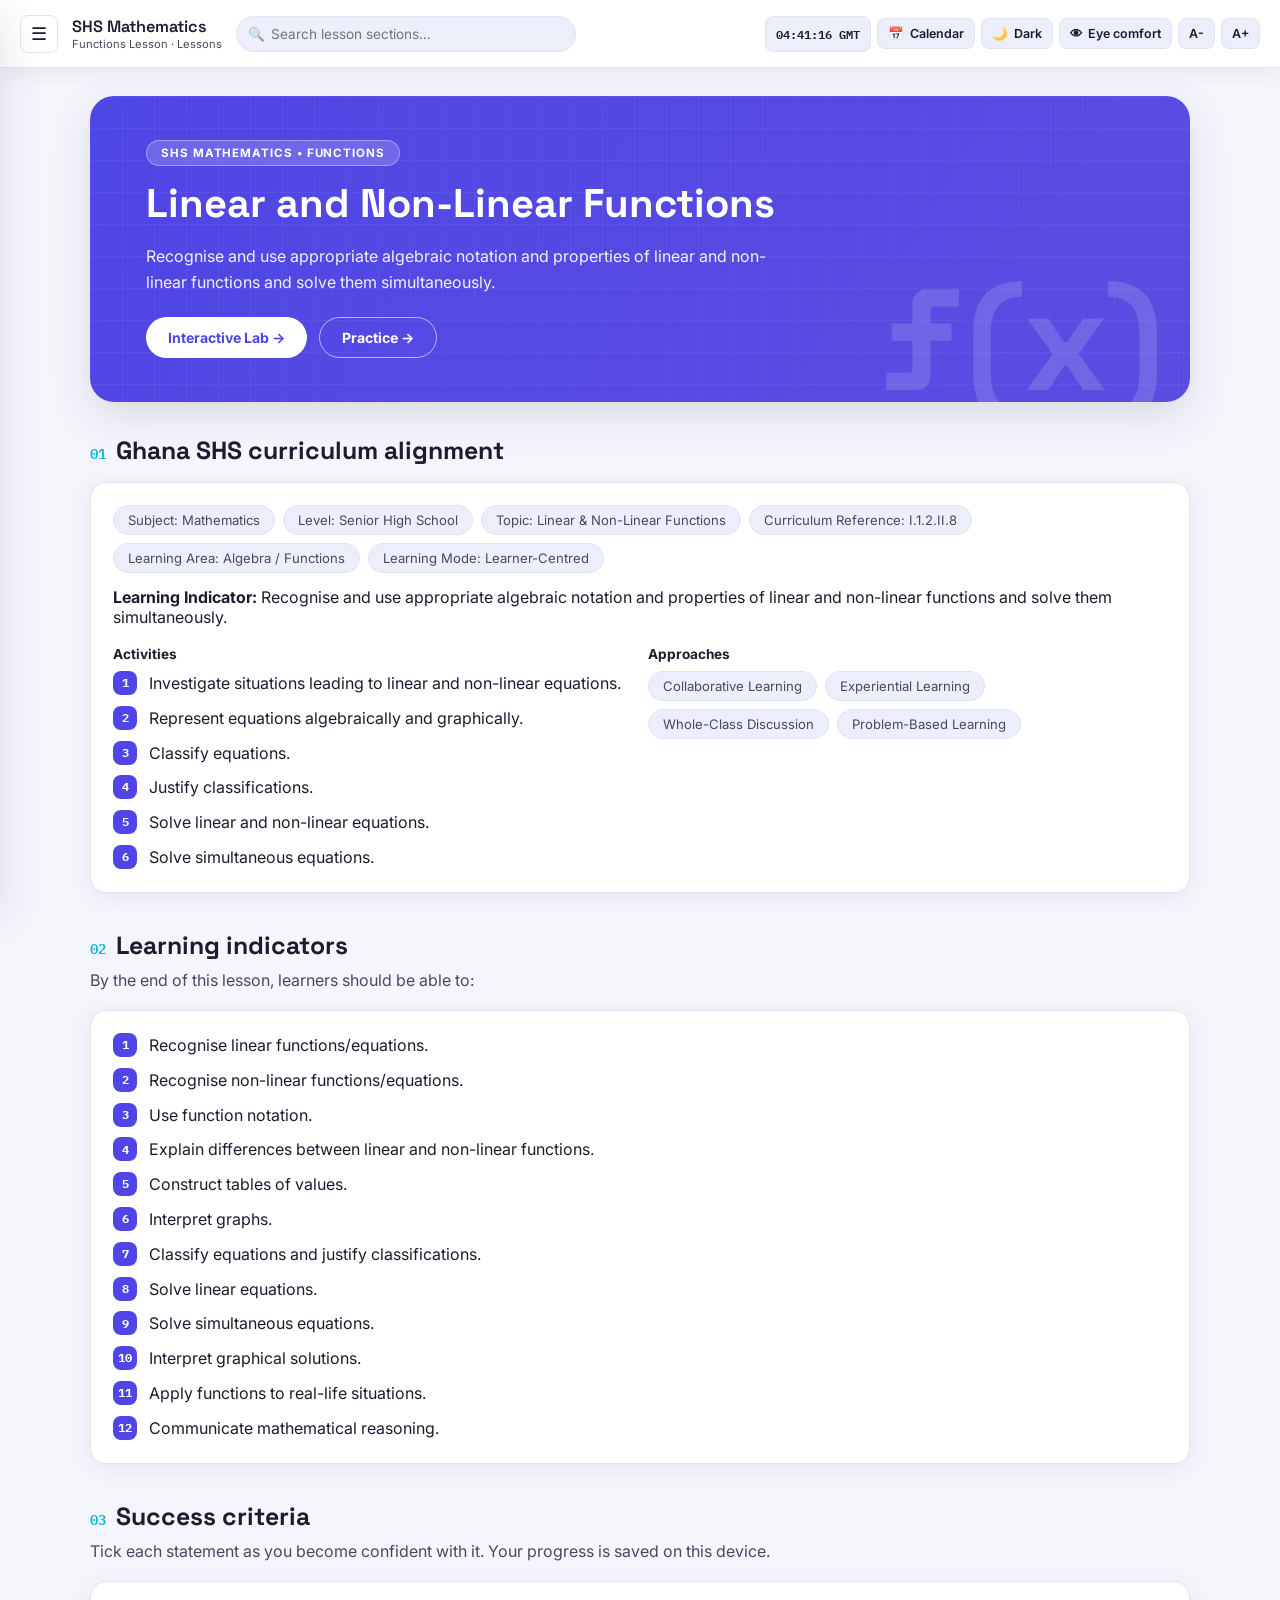
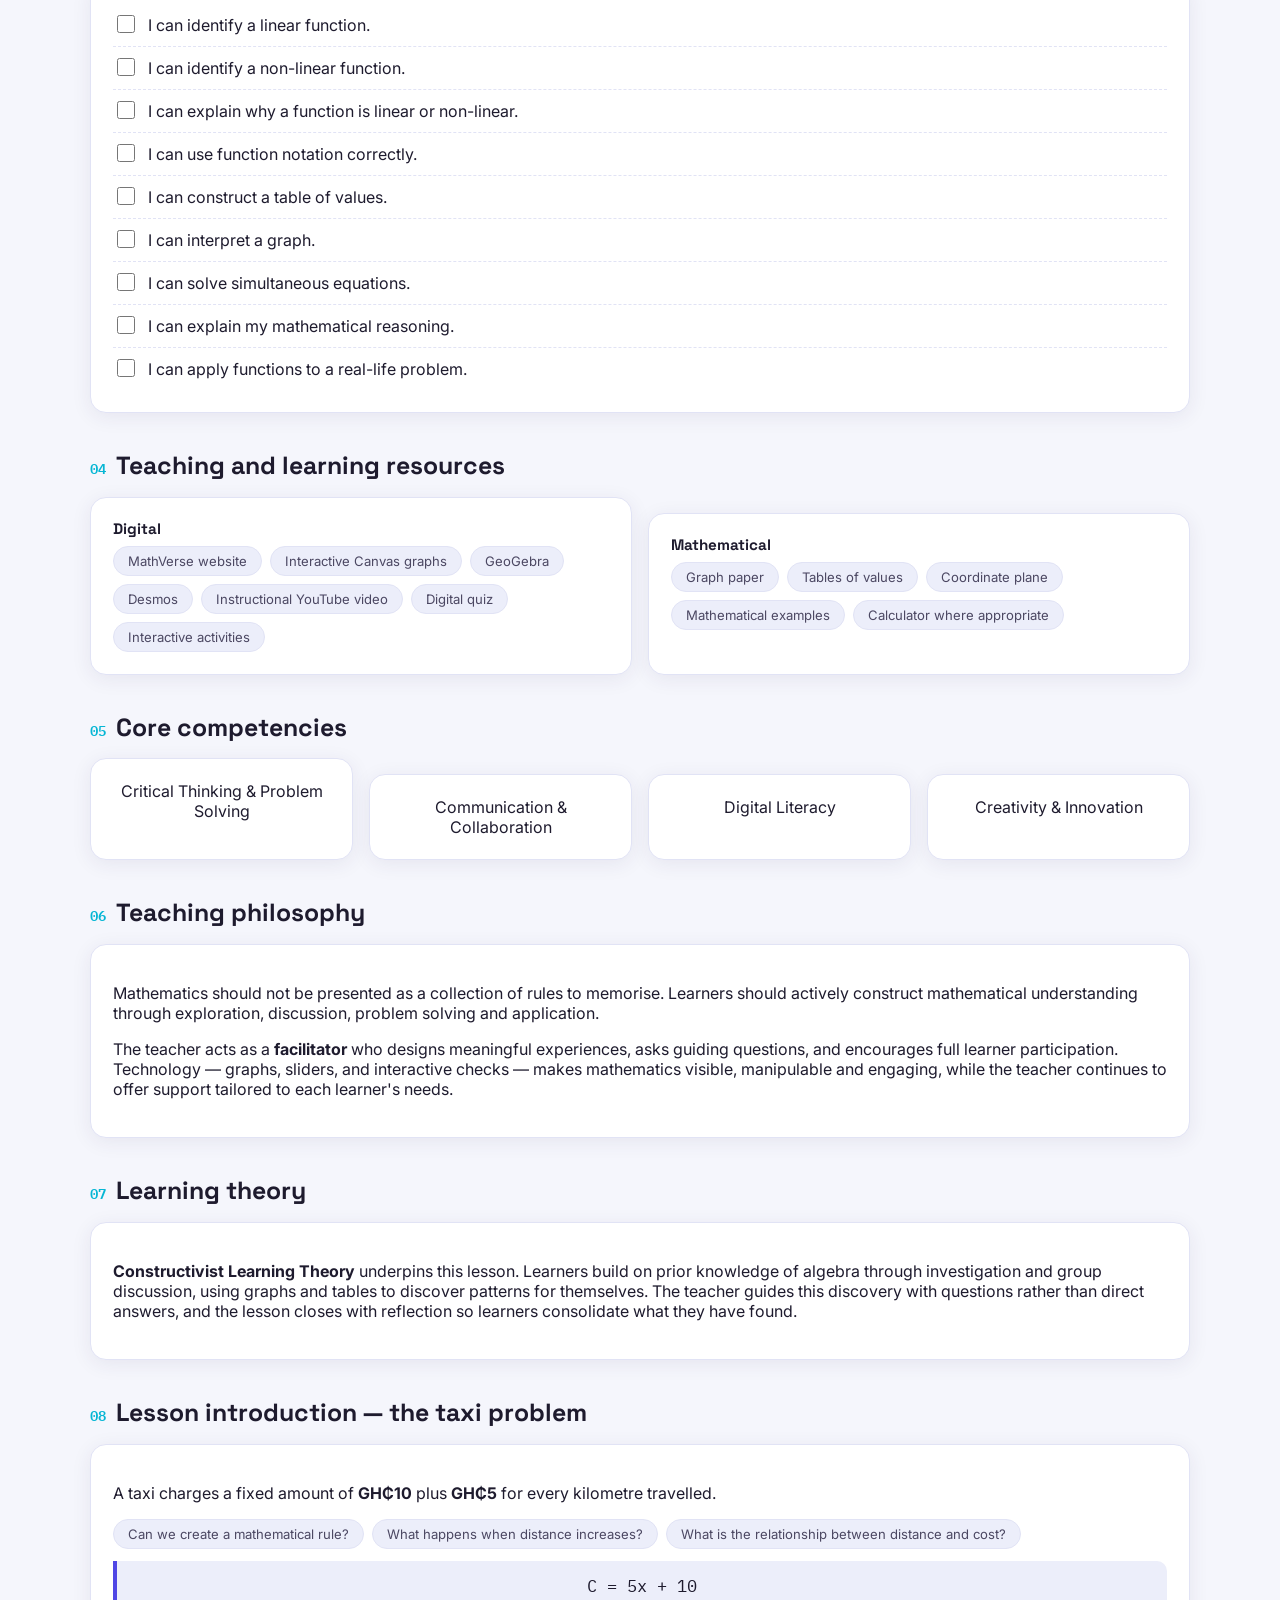
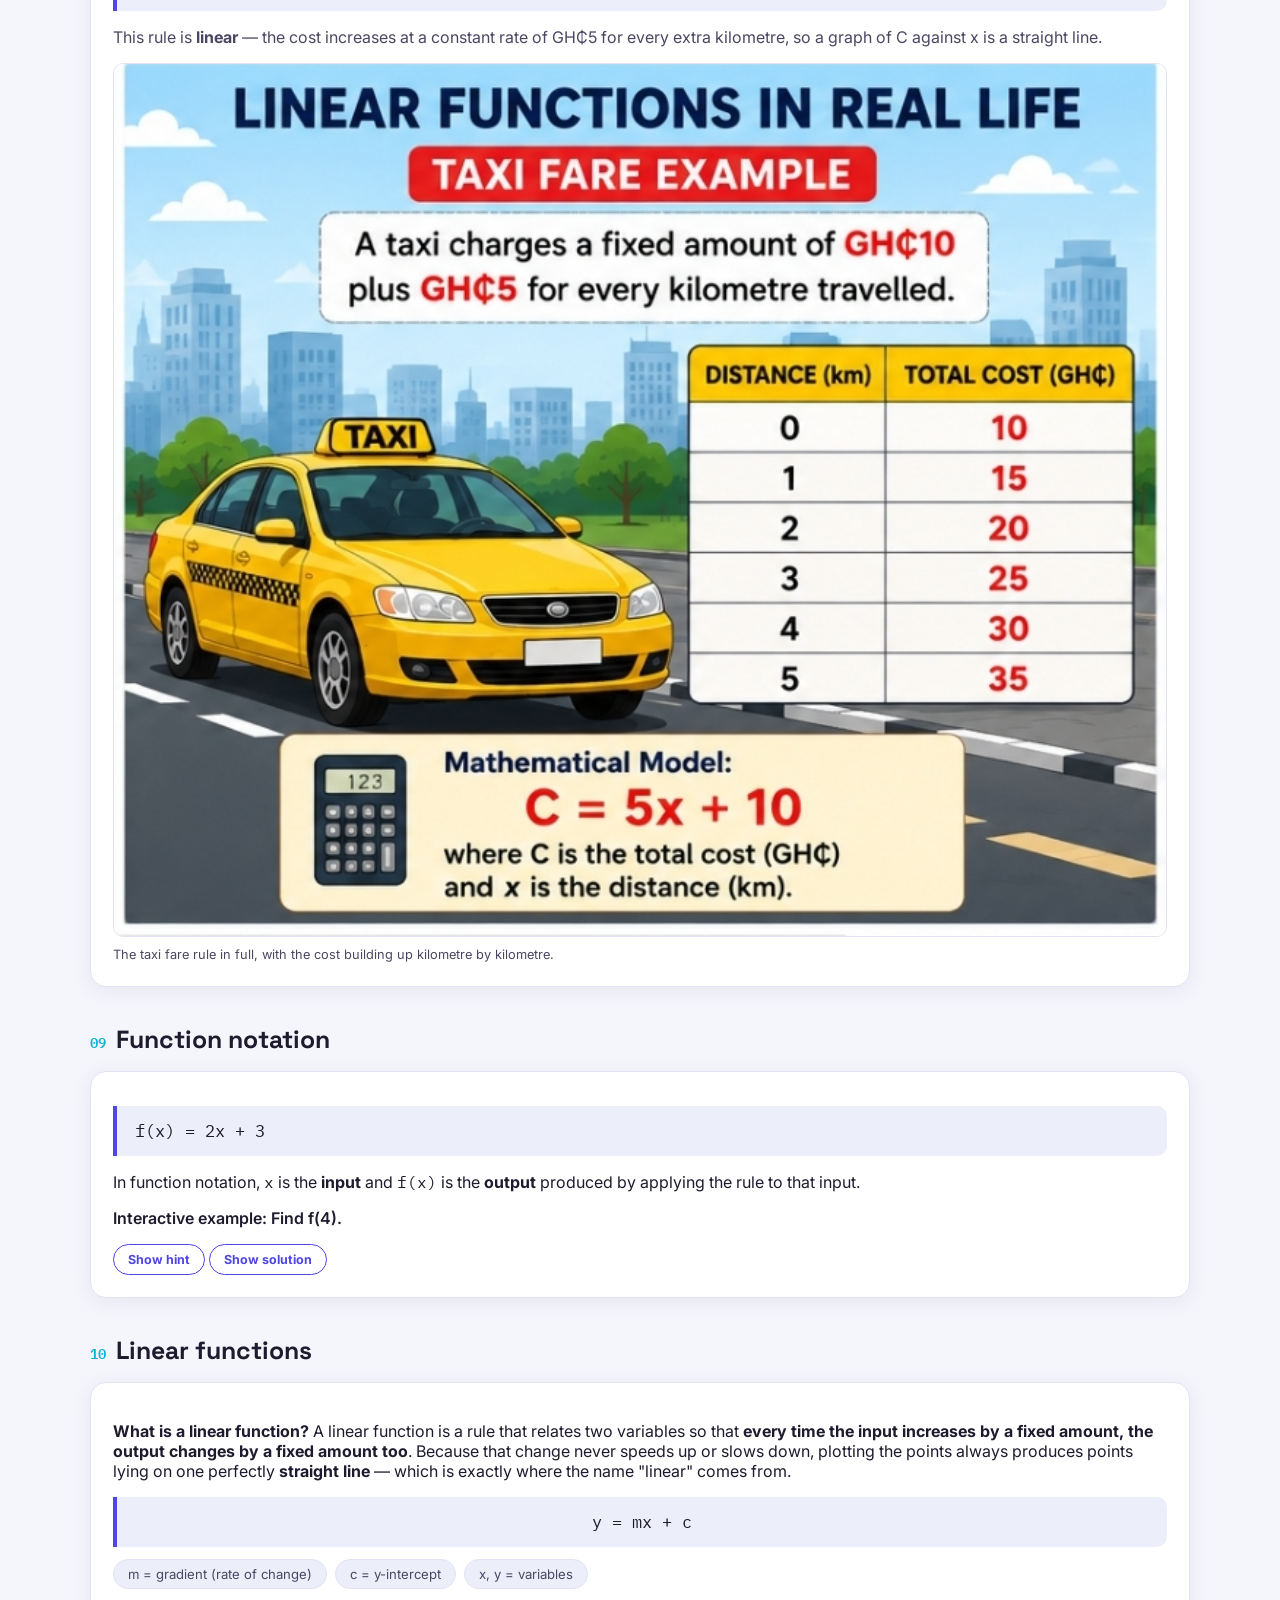
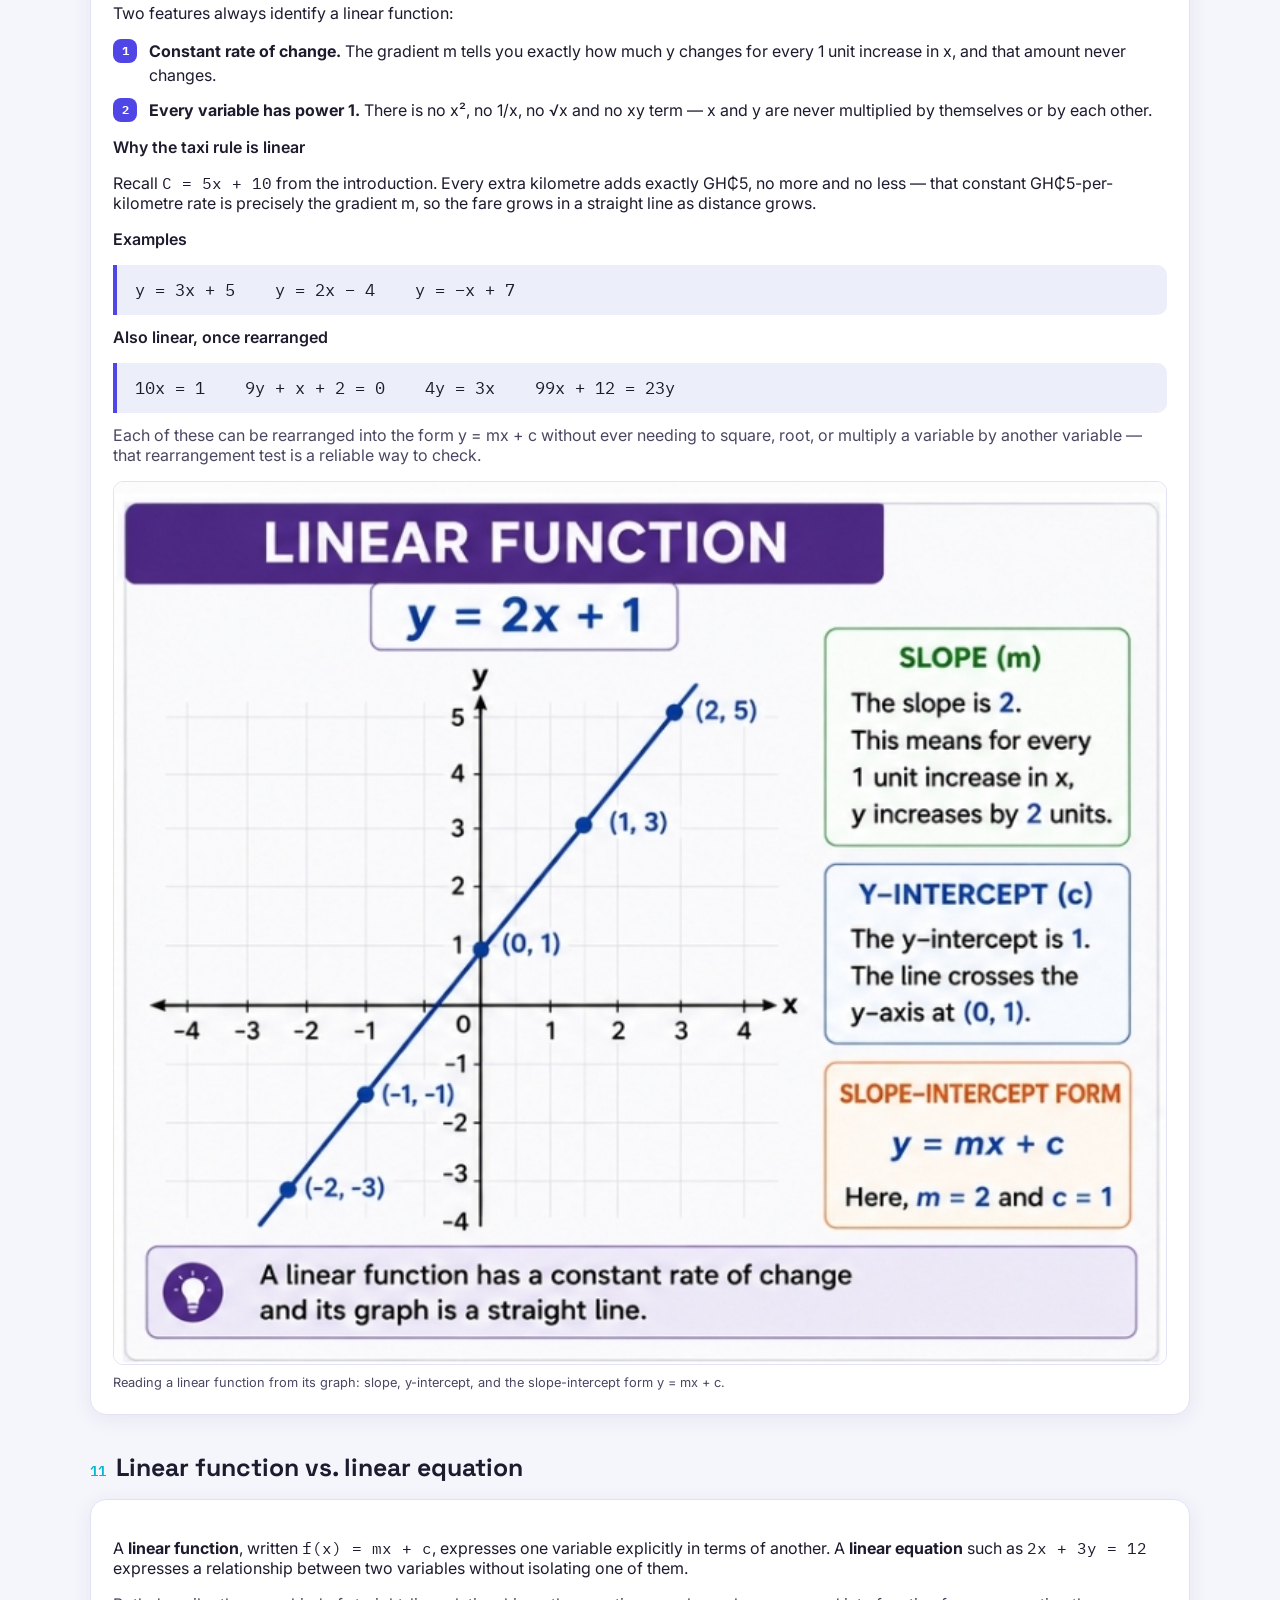
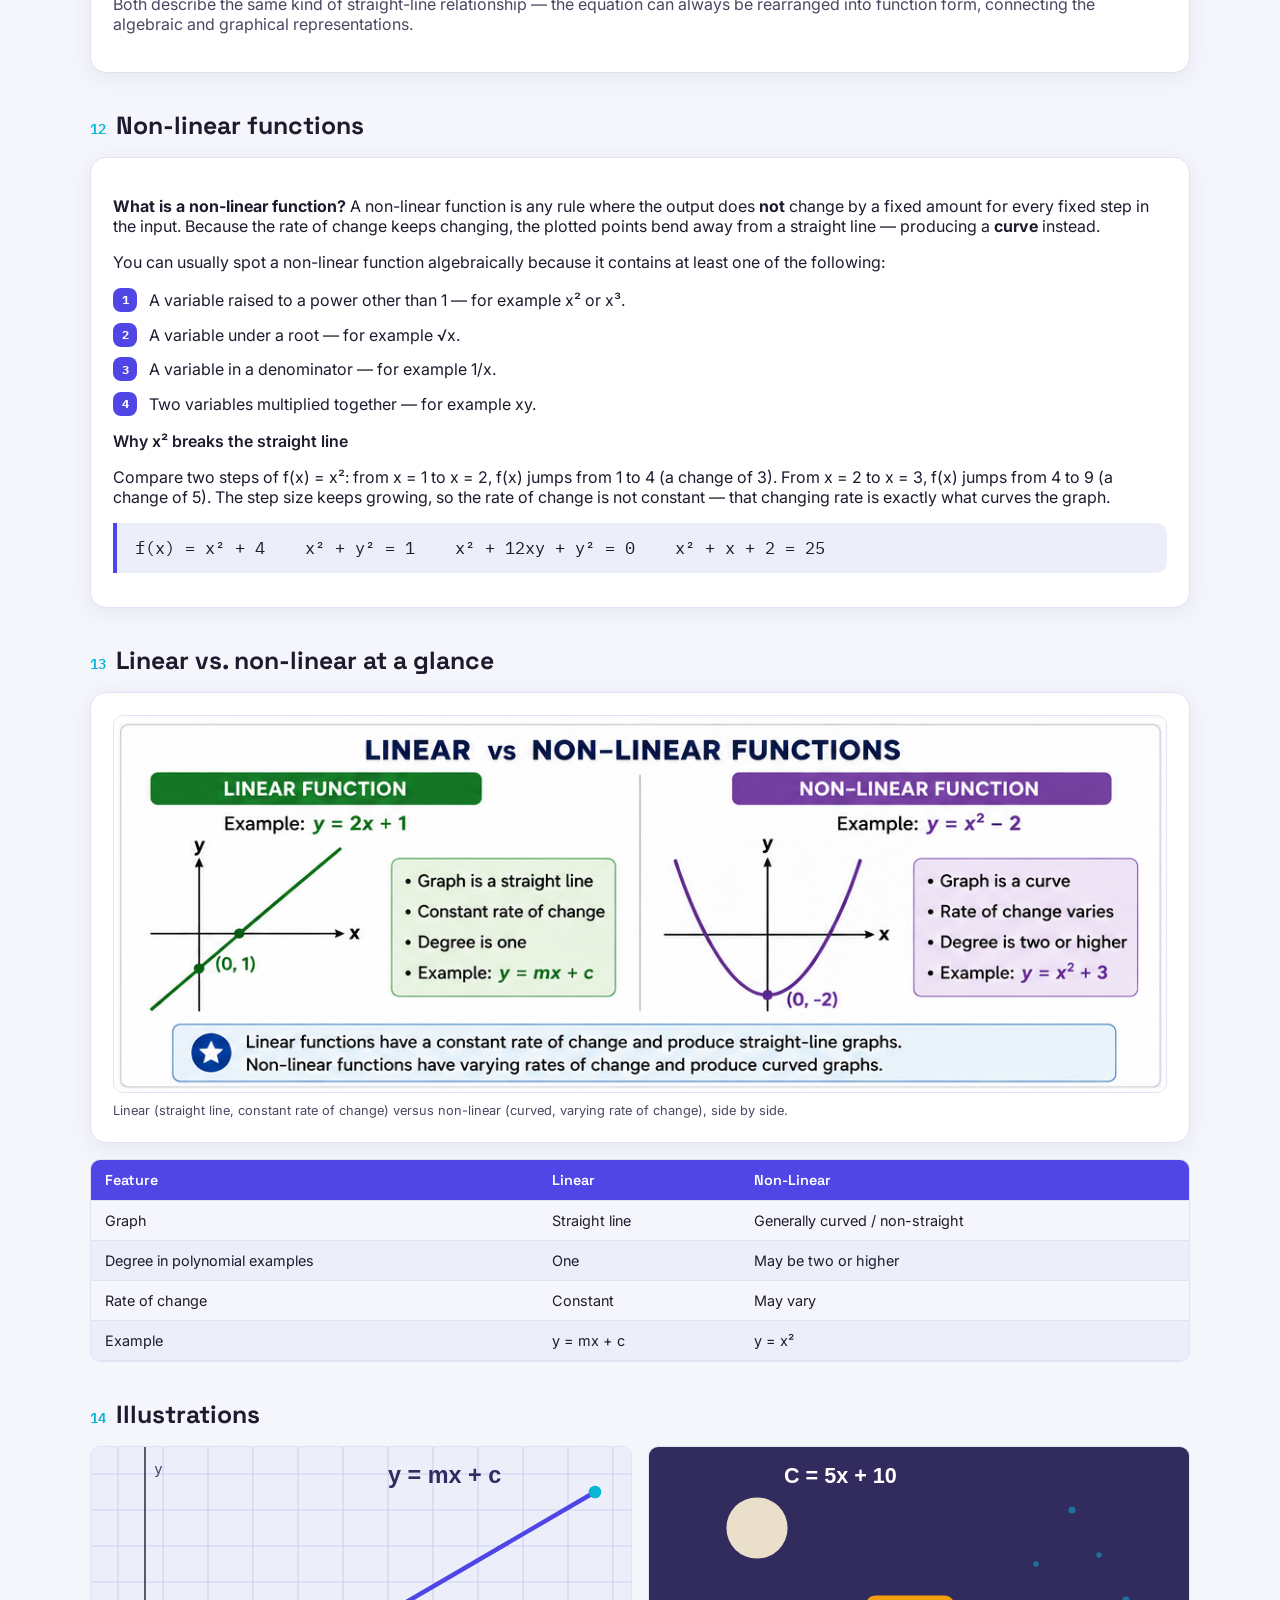
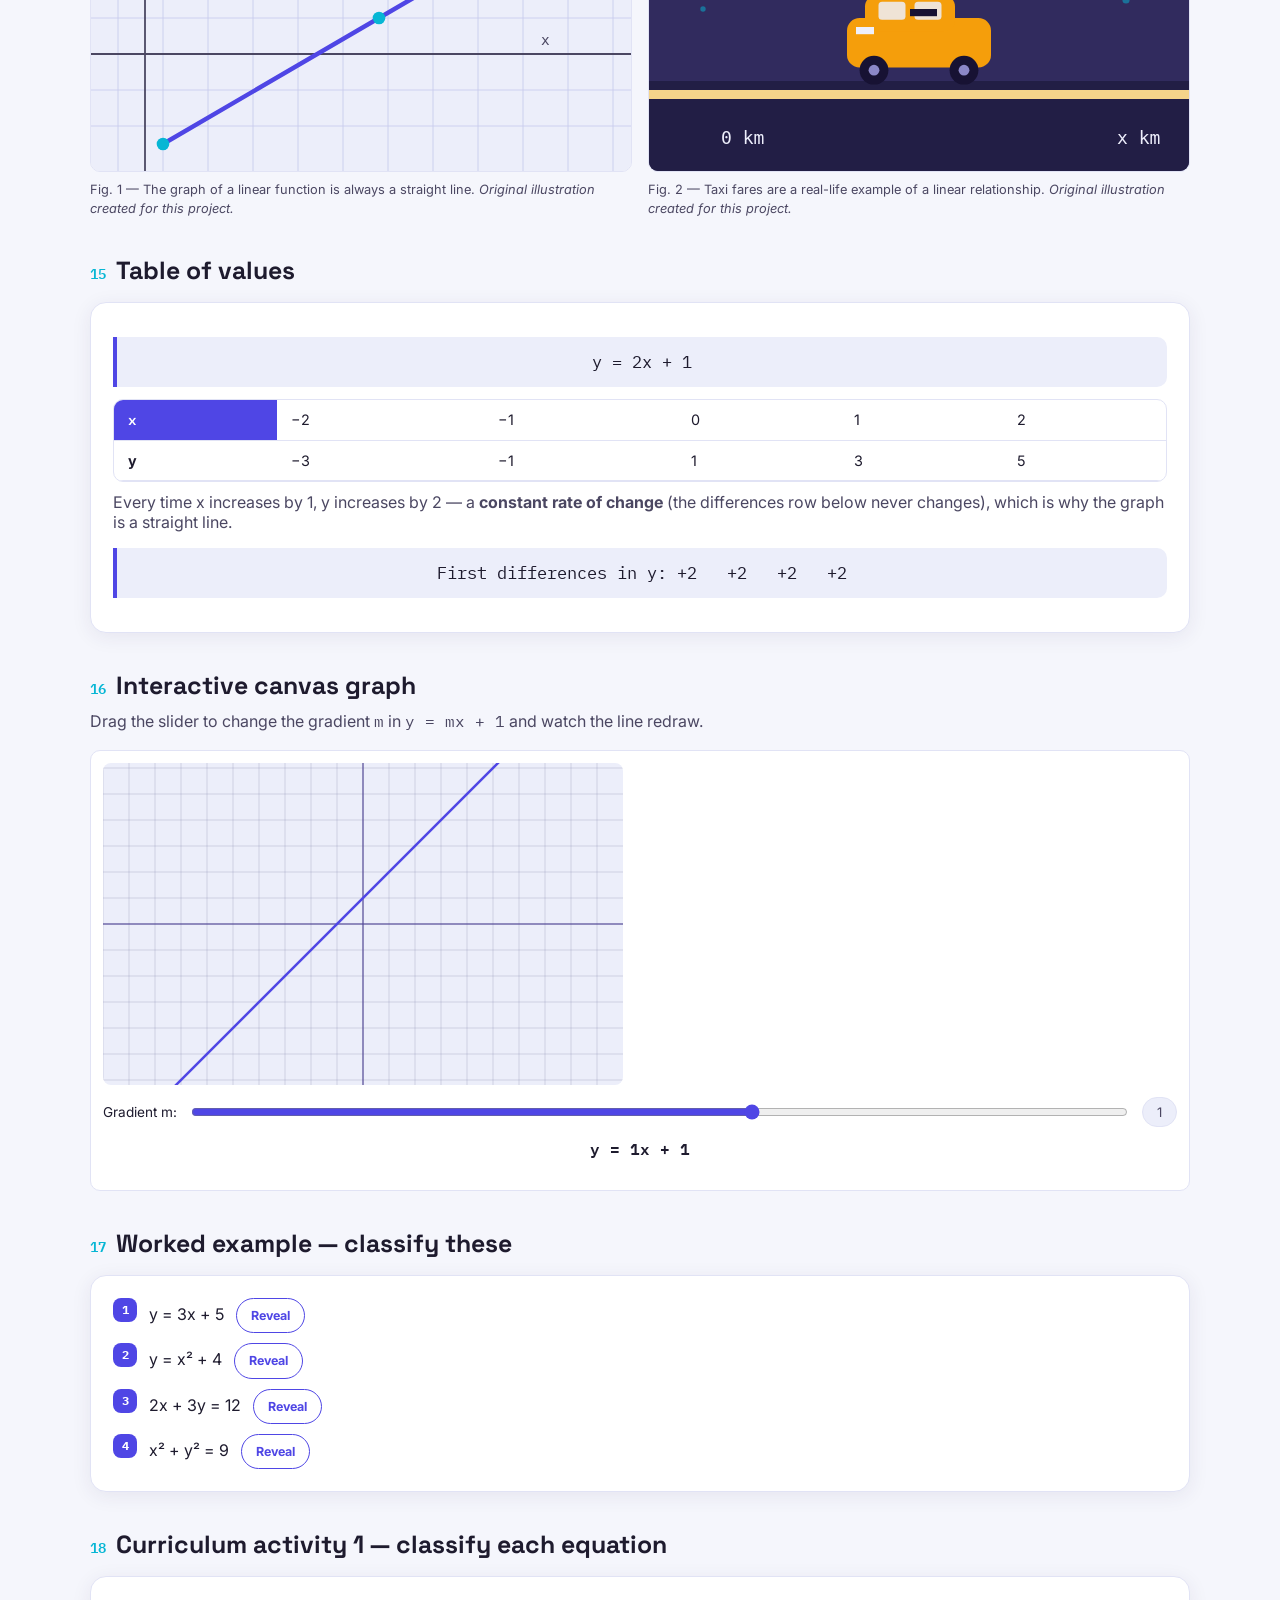
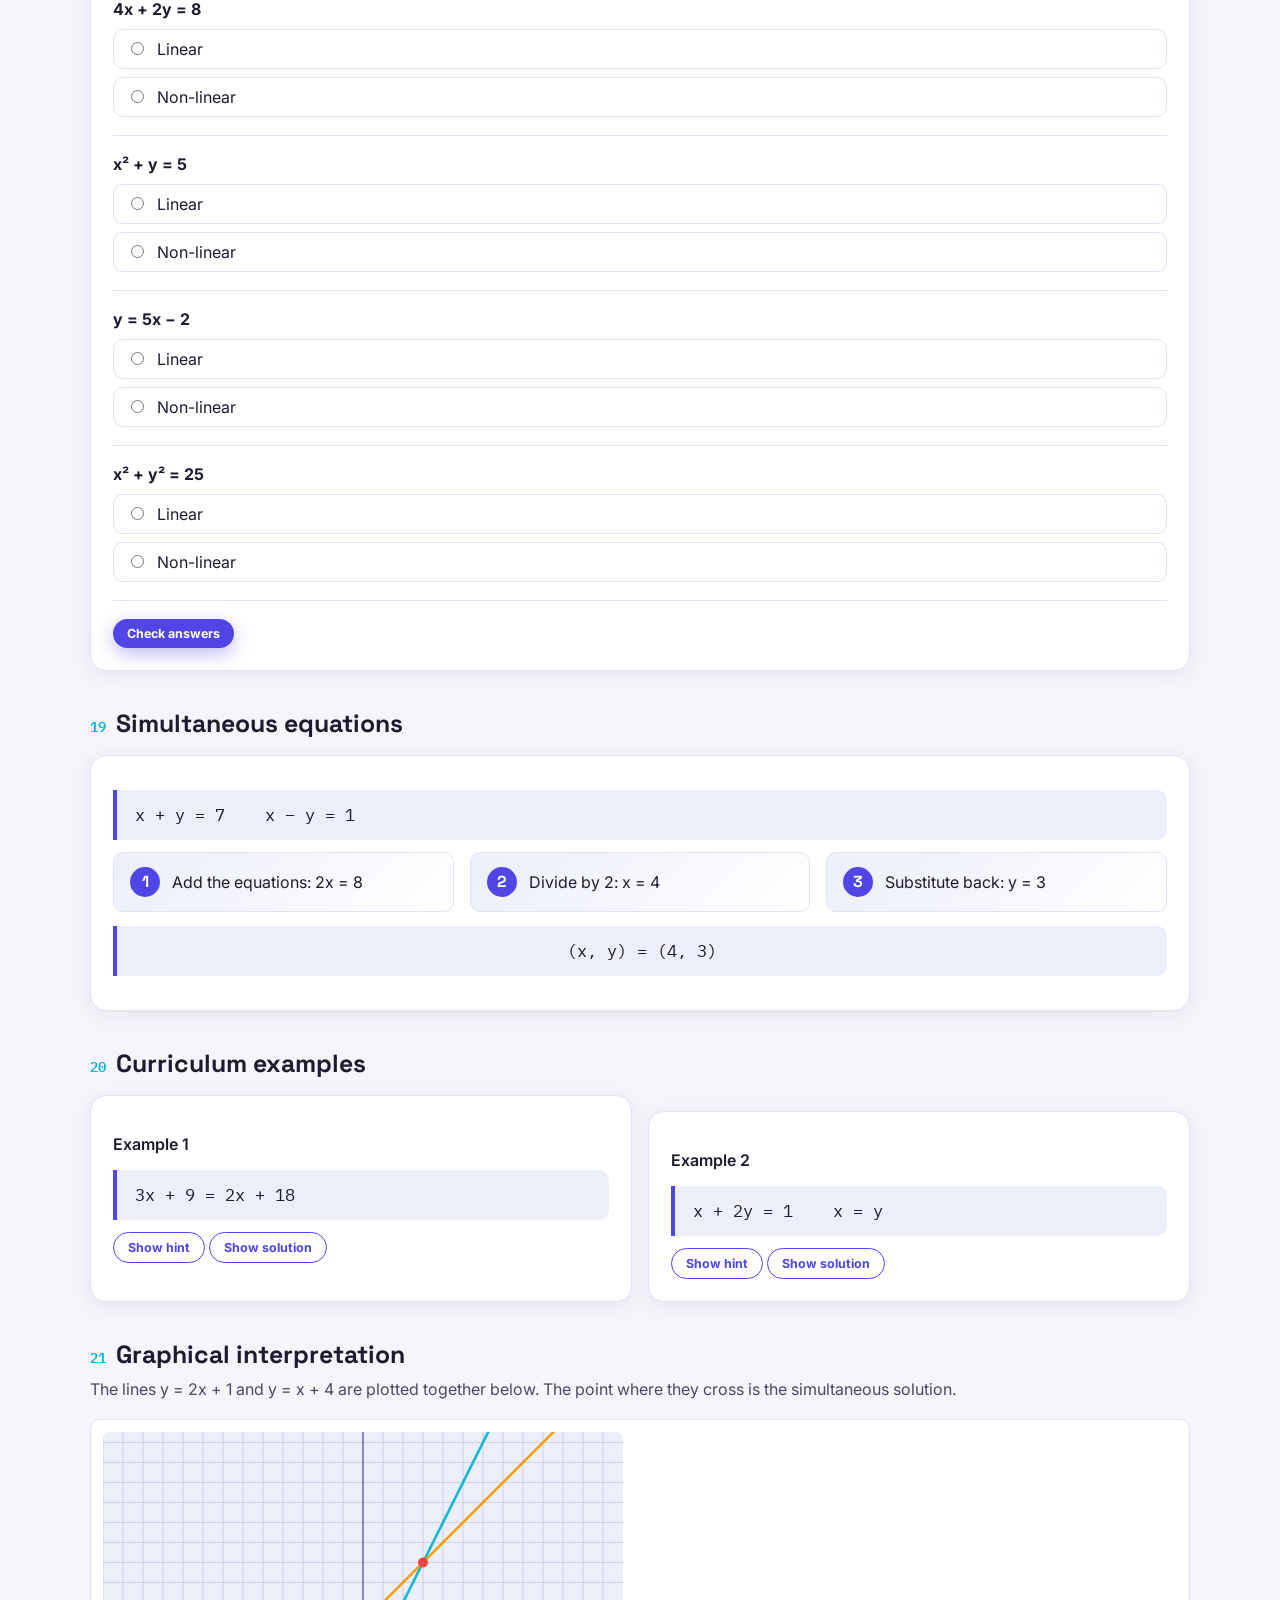
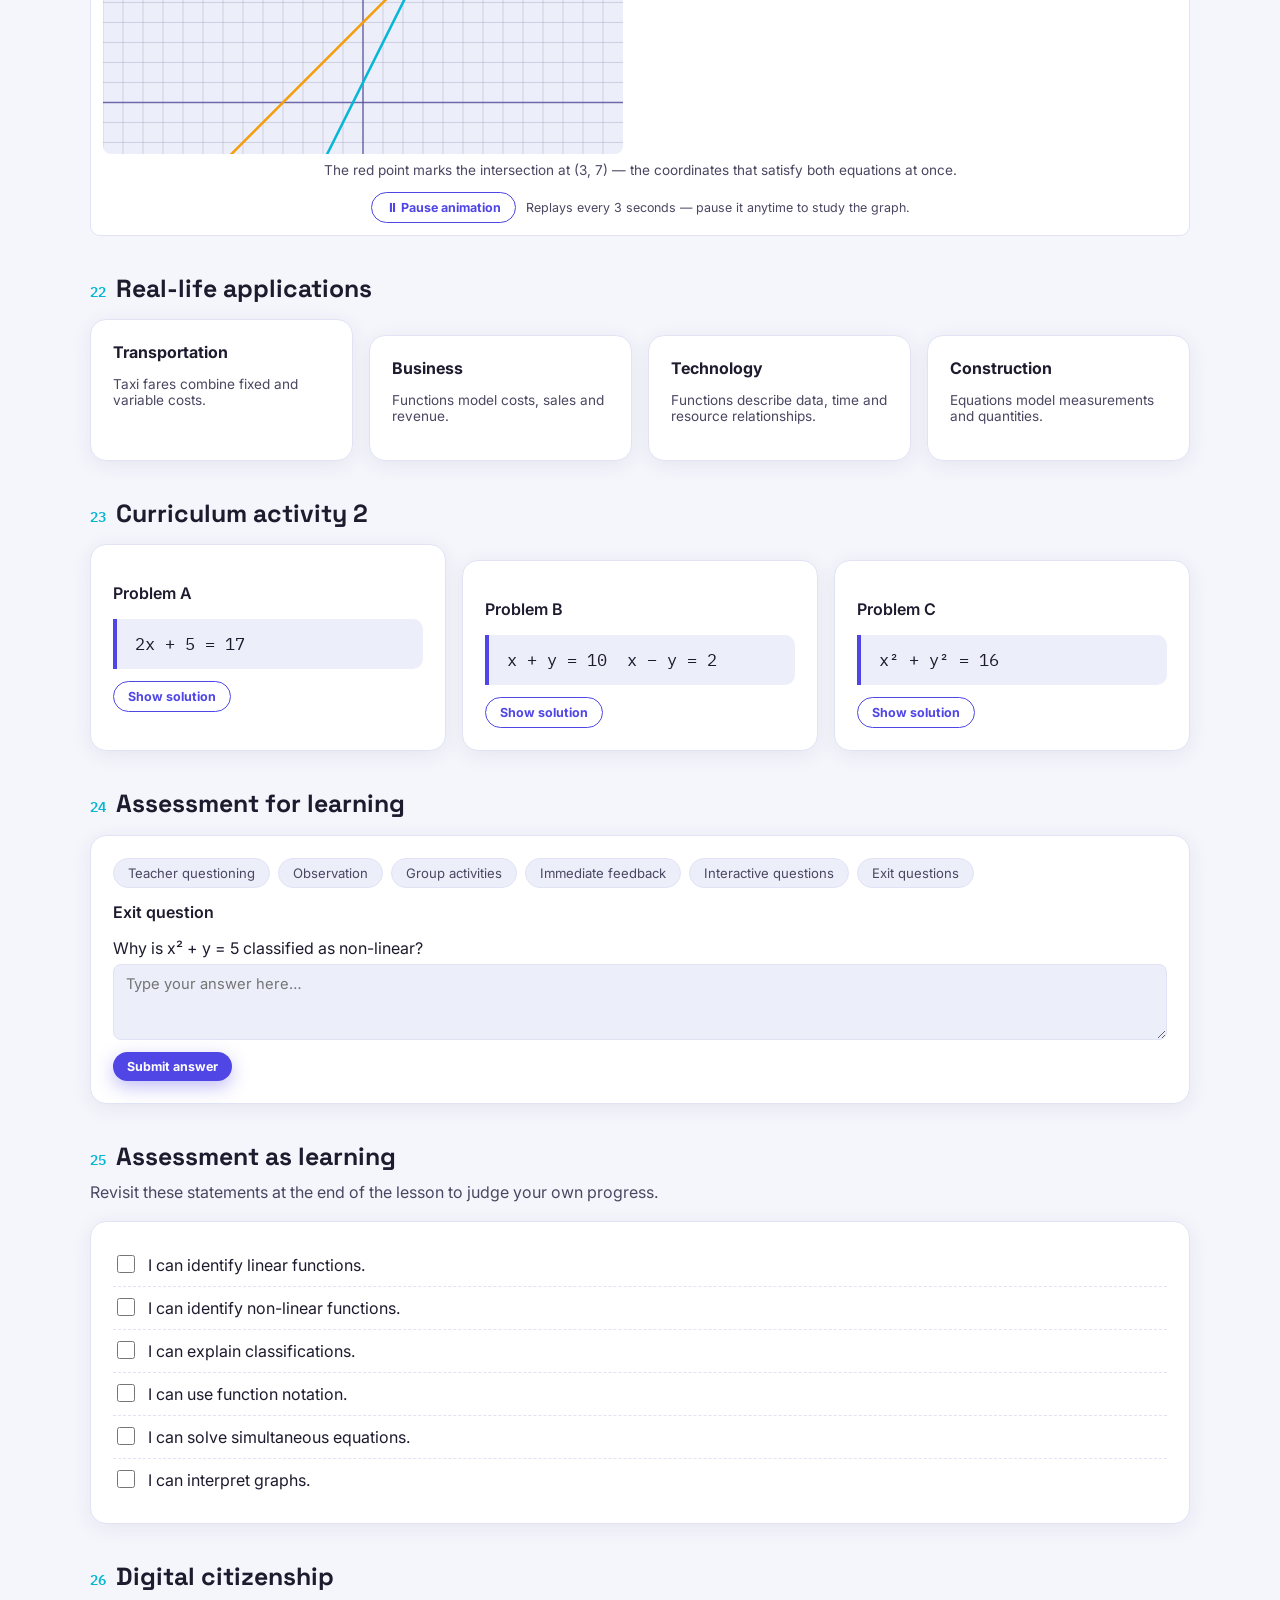
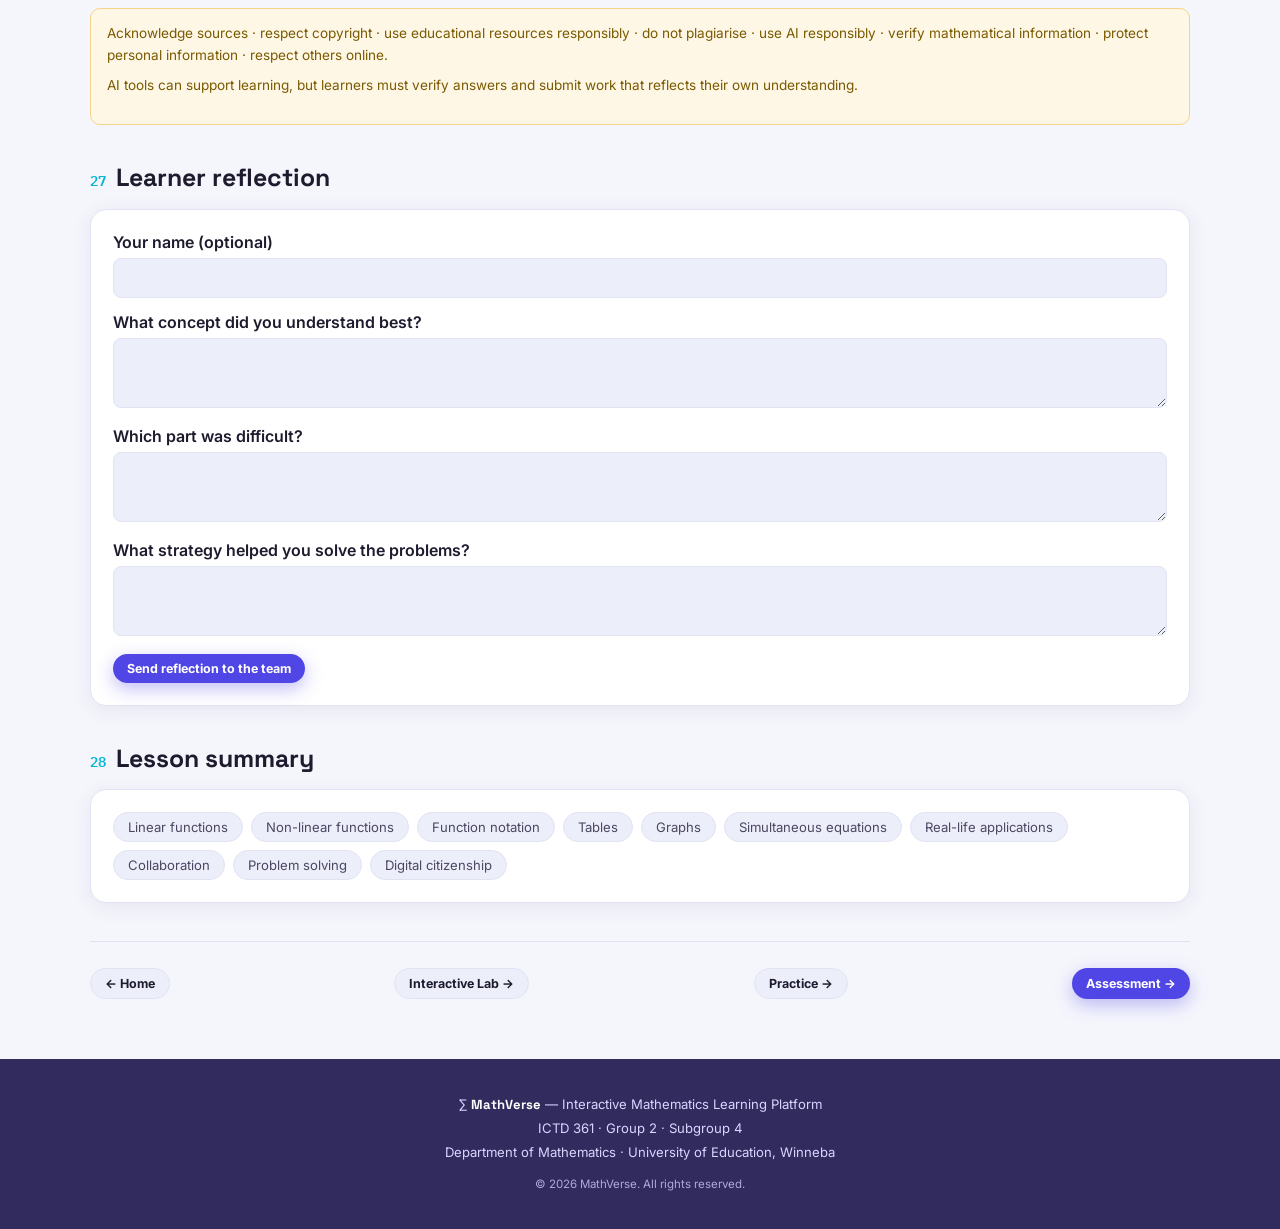
<file: lesson.html>
<!DOCTYPE html>
<html lang="en">
<head>
<meta charset="UTF-8">
<meta name="viewport" content="width=device-width, initial-scale=1.0">
<title>Lesson · MathVerse</title>
<meta name="description" content="Full lesson on Linear and Non-Linear Functions for SHS Mathematics.">
<link rel="stylesheet" href="css/style.css">
<link rel="stylesheet" href="css/mobile-responsive.css">
</head>
<body class="is-loading">
<div class="site-loader" id="siteLoader" aria-hidden="true">
  <div class="site-loader-inner">
    <div class="site-loader-mark">&sum;</div>
    <div class="site-loader-text">MathVerse</div>
    <div class="site-loader-bar"><span></span></div>
  </div>
</div>
<script>
/* Runs immediately (not deferred) so a returning visit to ANY page hides
   the loader before first paint — no flash, no delay. Only the very first
   page opened in a browser session leaves it visible for loader.js to
   animate away after ~2s. */
(function(){
  try{
    if(sessionStorage.getItem("mv-visited") === "1"){
      var el = document.getElementById("siteLoader");
      if(el) el.style.display = "none";
      document.body.classList.remove("is-loading");
    }else{
      sessionStorage.setItem("mv-visited", "1");
    }
  }catch(e){ /* private browsing etc. — fail open, just show it once */ }
})();
</script>
<a href="#mainContent" class="skip-link">Skip to main content</a>
<div class="app-shell">
<div class="sidebar-overlay" id="sidebarOverlay"></div>
<aside class="sidebar" id="sidebar" aria-label="Primary navigation">
  <button class="sidebar-close" id="sidebarClose" aria-label="Close menu">&times;</button>
  <div class="brand">
    <div class="brand-mark" aria-hidden="true">&sum;</div>
    <div class="brand-text">
      <div class="brand-name">MathVerse</div>
      <div class="brand-sub">Mathematics Learning</div>
    </div>
  </div>
  <div class="group-tag">
    Group 2 &middot; Subgroup 4<br>
    Department of Mathematics
  </div>
  <ul class="nav-list">
    <li><a href="index.html" ><span class="nav-ico">&#8962;</span> Home</a></li>
    <li><a href="lesson.html" class="active"><span class="nav-ico">&fnof;</span> Lessons</a></li>
    <li><a href="interactive.html" ><span class="nav-ico">&#9881;</span> Interactive Lab</a></li>
    <li><a href="practice.html" ><span class="nav-ico">&#9998;</span> Practice</a></li>
    <li><a href="assessment.html" ><span class="nav-ico">&#9989;</span> Assessment</a></li>
    <li><a href="teaching-guide.html" ><span class="nav-ico">&#128218;</span> Teaching Guide</a></li>
    <li><a href="team.html" ><span class="nav-ico">&#128101;</span> Our Team</a></li>
    <li><a href="references.html" ><span class="nav-ico">&#128279;</span> References</a></li>
    <li><a href="contact.html" ><span class="nav-ico">&#9993;</span> Help &amp; Contact</a></li>
    <li><a href="settings.html" ><span class="nav-ico">&#9881;&#65039;</span> Settings</a></li>
    <li><a href="rating.html" ><span class="nav-ico">&#9733;</span> Rate Us</a></li>
  </ul>
  <div class="sidebar-footer">
    ICTD 361 &middot; Web Technologies for<br>Mathematics Teachers<br>University of Education, Winneba
  </div>
</aside>

<div class="main-col">
  <header class="site-header">
    <button class="hamburger" id="hamburgerBtn" aria-label="Open menu" aria-expanded="false">&#9776;</button>
    <div class="header-title">SHS Mathematics <small>Functions Lesson &middot; Lessons</small></div>
    <div class="search-wrap">
      <span class="search-ico" aria-hidden="true">&#128269;</span>
      <input type="search" id="lessonSearch" placeholder="Search lesson sections&hellip;" aria-label="Search lesson sections">
    </div>
    <div class="header-actions">
      <span id="gmtClock" class="hbtn" aria-live="polite">00:00:00 GMT</span>
      <button class="hbtn" id="calendarBtn" type="button" aria-haspopup="dialog"><span aria-hidden="true">&#128197;</span><span class="lbl">Calendar</span></button>
      <button class="hbtn" id="darkModeBtn" type="button" aria-pressed="false"><span aria-hidden="true">&#127769;</span><span class="lbl">Dark</span></button>
      <button class="hbtn" id="eyeComfortBtn" type="button" aria-pressed="false"><span aria-hidden="true">&#128065;</span><span class="lbl">Eye comfort</span></button>
      <button class="hbtn" id="fontMinusBtn" type="button" aria-label="Decrease font size">A-</button>
      <button class="hbtn" id="fontPlusBtn" type="button" aria-label="Increase font size">A+</button>
    </div>
  </header>

  <main id="mainContent" class="page-content">
<section class="hero" id="intro">
  <div class="hero-fx" aria-hidden="true">&fnof;(x)</div>
  <div class="hero-content">
    <span class="badge">SHS MATHEMATICS &bull; FUNCTIONS</span>
    <h1>Linear and Non-Linear Functions</h1>
    <p>Recognise and use appropriate algebraic notation and properties of linear and non-linear functions and solve them simultaneously.</p>
    <div class="hero-btns">
      <a href="interactive.html" class="btn btn-light">Interactive Lab &rarr;</a>
      <a href="practice.html" class="btn btn-outline-light">Practice &rarr;</a>
    </div>
  </div>
</section>

<p id="noSearchResults" class="notice-box hidden">No lesson sections match your search. Clear the search box to see everything again.</p>

<section class="section" data-searchable id="curriculum">
  <div class="section-head"><span class="section-num">01</span><h2>Ghana SHS curriculum alignment</h2></div>
  <div class="card">
    <ul class="pill-list">
      <li class="pill">Subject: Mathematics</li>
      <li class="pill">Level: Senior High School</li>
      <li class="pill">Topic: Linear &amp; Non-Linear Functions</li>
      <li class="pill">Curriculum Reference: I.1.2.II.8</li>
      <li class="pill">Learning Area: Algebra / Functions</li>
      <li class="pill">Learning Mode: Learner-Centred</li>
    </ul>
    <p style="margin-top:14px;"><strong>Learning Indicator:</strong> Recognise and use appropriate algebraic notation and properties of linear and non-linear functions and solve them simultaneously.</p>
    <div class="grid grid-2" style="margin-top:14px;">
      <div>
        <strong style="font-size:.85rem;">Activities</strong>
        <ol class="numbered-list" style="margin-top:8px;">
          <li>Investigate situations leading to linear and non-linear equations.</li>
          <li>Represent equations algebraically and graphically.</li>
          <li>Classify equations.</li>
          <li>Justify classifications.</li>
          <li>Solve linear and non-linear equations.</li>
          <li>Solve simultaneous equations.</li>
        </ol>
      </div>
      <div>
        <strong style="font-size:.85rem;">Approaches</strong>
        <ul class="pill-list" style="margin-top:8px;">
          <li class="pill">Collaborative Learning</li>
          <li class="pill">Experiential Learning</li>
          <li class="pill">Whole-Class Discussion</li>
          <li class="pill">Problem-Based Learning</li>
        </ul>
      </div>
    </div>
  </div>
</section>

<section class="section" data-searchable id="learning-indicators">
  <div class="section-head"><span class="section-num">02</span><h2>Learning indicators</h2></div>
  <p class="section-desc">By the end of this lesson, learners should be able to:</p>
  <div class="card">
    <ol class="numbered-list">
      <li>Recognise linear functions/equations.</li>
      <li>Recognise non-linear functions/equations.</li>
      <li>Use function notation.</li>
      <li>Explain differences between linear and non-linear functions.</li>
      <li>Construct tables of values.</li>
      <li>Interpret graphs.</li>
      <li>Classify equations and justify classifications.</li>
      <li>Solve linear equations.</li>
      <li>Solve simultaneous equations.</li>
      <li>Interpret graphical solutions.</li>
      <li>Apply functions to real-life situations.</li>
      <li>Communicate mathematical reasoning.</li>
    </ol>
  </div>
</section>

<section class="section" data-searchable id="success-criteria">
  <div class="section-head"><span class="section-num">03</span><h2>Success criteria</h2></div>
  <p class="section-desc">Tick each statement as you become confident with it. Your progress is saved on this device.</p>
  <div class="card">
    <div class="check-item"><input type="checkbox" class="success-check" id="sc1"><label for="sc1">I can identify a linear function.</label></div>
    <div class="check-item"><input type="checkbox" class="success-check" id="sc2"><label for="sc2">I can identify a non-linear function.</label></div>
    <div class="check-item"><input type="checkbox" class="success-check" id="sc3"><label for="sc3">I can explain why a function is linear or non-linear.</label></div>
    <div class="check-item"><input type="checkbox" class="success-check" id="sc4"><label for="sc4">I can use function notation correctly.</label></div>
    <div class="check-item"><input type="checkbox" class="success-check" id="sc5"><label for="sc5">I can construct a table of values.</label></div>
    <div class="check-item"><input type="checkbox" class="success-check" id="sc6"><label for="sc6">I can interpret a graph.</label></div>
    <div class="check-item"><input type="checkbox" class="success-check" id="sc7"><label for="sc7">I can solve simultaneous equations.</label></div>
    <div class="check-item"><input type="checkbox" class="success-check" id="sc8"><label for="sc8">I can explain my mathematical reasoning.</label></div>
    <div class="check-item"><input type="checkbox" class="success-check" id="sc9"><label for="sc9">I can apply functions to a real-life problem.</label></div>
  </div>
</section>

<section class="section" data-searchable id="resources">
  <div class="section-head"><span class="section-num">04</span><h2>Teaching and learning resources</h2></div>
  <div class="grid grid-2">
    <div class="card">
      <h3 style="font-size:.95rem;">Digital</h3>
      <ul class="pill-list">
        <li class="pill">MathVerse website</li><li class="pill">Interactive Canvas graphs</li>
        <li class="pill">GeoGebra</li><li class="pill">Desmos</li>
        <li class="pill">Instructional YouTube video</li><li class="pill">Digital quiz</li>
        <li class="pill">Interactive activities</li>
      </ul>
    </div>
    <div class="card">
      <h3 style="font-size:.95rem;">Mathematical</h3>
      <ul class="pill-list">
        <li class="pill">Graph paper</li><li class="pill">Tables of values</li>
        <li class="pill">Coordinate plane</li><li class="pill">Mathematical examples</li>
        <li class="pill">Calculator where appropriate</li>
      </ul>
    </div>
  </div>
</section>

<section class="section" data-searchable id="competencies">
  <div class="section-head"><span class="section-num">05</span><h2>Core competencies</h2></div>
  <div class="grid grid-4">
    <div class="card" style="text-align:center;">Critical Thinking &amp; Problem Solving</div>
    <div class="card" style="text-align:center;">Communication &amp; Collaboration</div>
    <div class="card" style="text-align:center;">Digital Literacy</div>
    <div class="card" style="text-align:center;">Creativity &amp; Innovation</div>
  </div>
</section>

<section class="section" data-searchable id="philosophy">
  <div class="section-head"><span class="section-num">06</span><h2>Teaching philosophy</h2></div>
  <div class="card">
    <p>Mathematics should not be presented as a collection of rules to memorise. Learners should actively construct mathematical understanding through exploration, discussion, problem solving and application.</p>
    <p style="margin-top:10px;">The teacher acts as a <strong>facilitator</strong> who designs meaningful experiences, asks guiding questions, and encourages full learner participation. Technology &mdash; graphs, sliders, and interactive checks &mdash; makes mathematics visible, manipulable and engaging, while the teacher continues to offer support tailored to each learner's needs.</p>
  </div>
</section>

<section class="section" data-searchable id="theory">
  <div class="section-head"><span class="section-num">07</span><h2>Learning theory</h2></div>
  <div class="card">
    <p><strong>Constructivist Learning Theory</strong> underpins this lesson. Learners build on prior knowledge of algebra through investigation and group discussion, using graphs and tables to discover patterns for themselves. The teacher guides this discovery with questions rather than direct answers, and the lesson closes with reflection so learners consolidate what they have found.</p>
  </div>
</section>

<section class="section" data-searchable id="lesson-introduction">
  <div class="section-head"><span class="section-num">08</span><h2>Lesson introduction &mdash; the taxi problem</h2></div>
  <div class="card">
    <p>A taxi charges a fixed amount of <strong>GH&#8373;10</strong> plus <strong>GH&#8373;5</strong> for every kilometre travelled.</p>
    <ul class="pill-list">
      <li class="pill">Can we create a mathematical rule?</li>
      <li class="pill">What happens when distance increases?</li>
      <li class="pill">What is the relationship between distance and cost?</li>
    </ul>
    <div class="equation-block center">C = 5x + 10</div>
    <p style="color:var(--ink-soft);">This rule is <strong>linear</strong> &mdash; the cost increases at a constant rate of GH&#8373;5 for every extra kilometre, so a graph of C against x is a straight line.</p>
    <figure class="img-figure" style="margin-top:16px;">
      <img class="img-illustration" src="images/taxi-fare-reallife.jpg" alt="Infographic: a taxi charges a fixed GH₵10 plus GH₵5 per kilometre travelled; a table shows total cost rising from GH₵10 at 0km to GH₵35 at 5km, modelled by C = 5x + 10.">
      <figcaption>The taxi fare rule in full, with the cost building up kilometre by kilometre.</figcaption>
    </figure>
  </div>
</section>

<section class="section" data-searchable id="function-notation">
  <div class="section-head"><span class="section-num">09</span><h2>Function notation</h2></div>
  <div class="card">
    <div class="equation-block">f(x) = 2x + 3</div>
    <p>In function notation, <span class="eq">x</span> is the <strong>input</strong> and <span class="eq">f(x)</span> is the <strong>output</strong> produced by applying the rule to that input.</p>
    <p style="margin-top:10px;font-weight:600;">Interactive example: Find f(4).</p>
    <button class="btn btn-outline btn-sm" data-toggle-target="fnHint" type="button">Show hint</button>
    <button class="btn btn-outline btn-sm" data-toggle-target="fnSolution" type="button">Show solution</button>
    <div class="hint-box" id="fnHint">Hint: Substitute 4 wherever x appears in the rule.</div>
    <div class="solution-box" id="fnSolution">
      f(4) = 2(4) + 3<br>f(4) = 8 + 3<br><strong>f(4) = 11</strong>
    </div>
  </div>
</section>

<section class="section" data-searchable id="linear-functions">
  <div class="section-head"><span class="section-num">10</span><h2>Linear functions</h2></div>
  <div class="card">
    <p><strong>What is a linear function?</strong> A linear function is a rule that relates two variables so that <strong>every time the input increases by a fixed amount, the output changes by a fixed amount too</strong>. Because that change never speeds up or slows down, plotting the points always produces points lying on one perfectly <strong>straight line</strong> &mdash; which is exactly where the name "linear" comes from.</p>

    <div class="equation-block center">y = mx + c</div>
    <ul class="pill-list">
      <li class="pill">m = gradient (rate of change)</li><li class="pill">c = y-intercept</li><li class="pill">x, y = variables</li>
    </ul>

    <p style="margin-top:14px;">Two features always identify a linear function:</p>
    <ol class="numbered-list">
      <li><strong>Constant rate of change.</strong> The gradient m tells you exactly how much y changes for every 1 unit increase in x, and that amount never changes.</li>
      <li><strong>Every variable has power 1.</strong> There is no x&sup2;, no 1/x, no &radic;x and no xy term &mdash; x and y are never multiplied by themselves or by each other.</li>
    </ol>

    <p style="margin-top:14px;font-weight:600;">Why the taxi rule is linear</p>
    <p>Recall <span class="eq">C = 5x + 10</span> from the introduction. Every extra kilometre adds exactly GH&#8373;5, no more and no less &mdash; that constant GH&#8373;5-per-kilometre rate is precisely the gradient m, so the fare grows in a straight line as distance grows.</p>

    <p style="margin-top:14px;font-weight:600;">Examples</p>
    <div class="equation-block">y = 3x + 5&nbsp;&nbsp;&nbsp;&nbsp;y = 2x &minus; 4&nbsp;&nbsp;&nbsp;&nbsp;y = &minus;x + 7</div>
    <p style="margin-top:10px;font-weight:600;">Also linear, once rearranged</p>
    <div class="equation-block">10x = 1&nbsp;&nbsp;&nbsp;&nbsp;9y + x + 2 = 0&nbsp;&nbsp;&nbsp;&nbsp;4y = 3x&nbsp;&nbsp;&nbsp;&nbsp;99x + 12 = 23y</div>
    <p style="margin-top:10px;color:var(--ink-soft);">Each of these can be rearranged into the form y = mx + c without ever needing to square, root, or multiply a variable by another variable &mdash; that rearrangement test is a reliable way to check.</p>
    <figure class="img-figure" style="margin-top:16px;">
      <img class="img-illustration" src="images/linear-function-detail.jpg" alt="Infographic breaking down the linear function y = 2x + 1: its graph passes through (-2,-3), (-1,-1), (0,1), (1,3) and (2,5); the slope m = 2 means y increases by 2 for every 1 unit increase in x; the y-intercept c = 1 is where the line crosses the y-axis.">
      <figcaption>Reading a linear function from its graph: slope, y-intercept, and the slope-intercept form y = mx + c.</figcaption>
    </figure>
  </div>
</section>

<section class="section" data-searchable id="linear-vs-equation">
  <div class="section-head"><span class="section-num">11</span><h2>Linear function vs. linear equation</h2></div>
  <div class="card">
    <p>A <strong>linear function</strong>, written <span class="eq">f(x) = mx + c</span>, expresses one variable explicitly in terms of another. A <strong>linear equation</strong> such as <span class="eq">2x + 3y = 12</span> expresses a relationship between two variables without isolating one of them.</p>
    <p style="margin-top:8px;color:var(--ink-soft);">Both describe the same kind of straight-line relationship &mdash; the equation can always be rearranged into function form, connecting the algebraic and graphical representations.</p>
  </div>
</section>

<section class="section" data-searchable id="non-linear-functions">
  <div class="section-head"><span class="section-num">12</span><h2>Non-linear functions</h2></div>
  <div class="card">
    <p><strong>What is a non-linear function?</strong> A non-linear function is any rule where the output does <strong>not</strong> change by a fixed amount for every fixed step in the input. Because the rate of change keeps changing, the plotted points bend away from a straight line &mdash; producing a <strong>curve</strong> instead.</p>

    <p style="margin-top:14px;">You can usually spot a non-linear function algebraically because it contains at least one of the following:</p>
    <ol class="numbered-list">
      <li>A variable raised to a power other than 1 &mdash; for example x&sup2; or x&sup3;.</li>
      <li>A variable under a root &mdash; for example &radic;x.</li>
      <li>A variable in a denominator &mdash; for example 1/x.</li>
      <li>Two variables multiplied together &mdash; for example xy.</li>
    </ol>

    <p style="margin-top:14px;font-weight:600;">Why x&sup2; breaks the straight line</p>
    <p>Compare two steps of f(x) = x&sup2;: from x = 1 to x = 2, f(x) jumps from 1 to 4 (a change of 3). From x = 2 to x = 3, f(x) jumps from 4 to 9 (a change of 5). The step size keeps growing, so the rate of change is not constant &mdash; that changing rate is exactly what curves the graph.</p>

    <div class="equation-block">f(x) = x&sup2; + 4&nbsp;&nbsp;&nbsp;&nbsp;x&sup2; + y&sup2; = 1&nbsp;&nbsp;&nbsp;&nbsp;x&sup2; + 12xy + y&sup2; = 0&nbsp;&nbsp;&nbsp;&nbsp;x&sup2; + x + 2 = 25</div>
  </div>
</section>

<section class="section" data-searchable id="comparison-table">
  <div class="section-head"><span class="section-num">13</span><h2>Linear vs. non-linear at a glance</h2></div>
  <div class="card">
    <figure class="img-figure">
      <img class="img-illustration" src="images/linear-vs-nonlinear-comparison.png" alt="Side-by-side infographic: linear function y = 2x + 1 shows a straight green line with a constant rate of change and degree one; non-linear function y = x squared minus 2 shows a purple curve with a varying rate of change and degree two or higher.">
      <figcaption>Linear (straight line, constant rate of change) versus non-linear (curved, varying rate of change), side by side.</figcaption>
    </figure>
  </div>
  <div class="table-wrap" style="margin-top:16px;">
    <table>
      <thead><tr><th>Feature</th><th>Linear</th><th>Non-Linear</th></tr></thead>
      <tbody>
        <tr><td>Graph</td><td>Straight line</td><td>Generally curved / non-straight</td></tr>
        <tr><td>Degree in polynomial examples</td><td>One</td><td>May be two or higher</td></tr>
        <tr><td>Rate of change</td><td>Constant</td><td>May vary</td></tr>
        <tr><td>Example</td><td>y = mx + c</td><td>y = x&sup2;</td></tr>
      </tbody>
    </table>
  </div>
</section>

<section class="section" data-searchable id="images">
  <div class="section-head"><span class="section-num">14</span><h2>Illustrations</h2></div>
  <div class="grid grid-2">
    <figure class="img-figure">
      <img class="img-illustration" src="images/linear-graph-illustration.svg" alt="A straight diagonal line rising across a coordinate grid, illustrating the graph of a linear function y = mx + c.">
      <figcaption>Fig. 1 &mdash; The graph of a linear function is always a straight line. <em>Original illustration created for this project.</em></figcaption>
    </figure>
    <figure class="img-figure">
      <img class="img-illustration" src="images/taxi-fare-illustration.svg" alt="A stylised taxi on a road with a distance marker, representing the real-life taxi fare scenario C = 5x + 10.">
      <figcaption>Fig. 2 &mdash; Taxi fares are a real-life example of a linear relationship. <em>Original illustration created for this project.</em></figcaption>
    </figure>
  </div>
</section>

<section class="section" data-searchable id="table-of-values">
  <div class="section-head"><span class="section-num">15</span><h2>Table of values</h2></div>
  <div class="card">
    <div class="equation-block center">y = 2x + 1</div>
    <div class="table-wrap">
      <table>
        <thead><tr><th>x</th><td>&minus;2</td><td>&minus;1</td><td>0</td><td>1</td><td>2</td></tr></thead>
        <tbody><tr><th>y</th><td>&minus;3</td><td>&minus;1</td><td>1</td><td>3</td><td>5</td></tr></tbody>
      </table>
    </div>
    <p style="margin-top:10px;color:var(--ink-soft);">Every time x increases by 1, y increases by 2 &mdash; a <strong>constant rate of change</strong> (the differences row below never changes), which is why the graph is a straight line.</p>
    <div class="equation-block" style="text-align:center;">First differences in y: +2&nbsp;&nbsp;&nbsp;+2&nbsp;&nbsp;&nbsp;+2&nbsp;&nbsp;&nbsp;+2</div>
  </div>
</section>

<section class="section" data-searchable id="interactive-graph">
  <div class="section-head"><span class="section-num">16</span><h2>Interactive canvas graph</h2></div>
  <p class="section-desc">Drag the slider to change the gradient <span class="eq">m</span> in <span class="eq">y = mx + 1</span> and watch the line redraw.</p>
  <div class="canvas-wrap">
    <canvas id="gradientGraph" width="500" height="310" role="img" aria-label="Interactive line graph of y equals m x plus 1"></canvas>
    <div class="slider-row">
      <label for="gradientSlider" style="font-size:.85rem;">Gradient m:</label>
      <input type="range" id="gradientSlider" min="-5" max="5" step="1" value="1">
      <span class="pill" id="gradientValue">1</span>
    </div>
    <p class="eq" id="gradientEquation" style="margin-top:8px;font-weight:600;">y = 1x + 1</p>
  </div>
</section>

<section class="section" data-searchable id="worked-example">
  <div class="section-head"><span class="section-num">17</span><h2>Worked example &mdash; classify these</h2></div>
  <div class="card">
    <ol class="numbered-list">
      <li>y = 3x + 5 <button class="btn btn-outline btn-sm" data-toggle-target="we1" type="button" style="margin-left:8px;">Reveal</button><div class="solution-box" id="we1">Linear &mdash; one term in x, constant rate of change.</div></li>
      <li>y = x&sup2; + 4 <button class="btn btn-outline btn-sm" data-toggle-target="we2" type="button" style="margin-left:8px;">Reveal</button><div class="solution-box" id="we2">Non-linear &mdash; x is squared.</div></li>
      <li>2x + 3y = 12 <button class="btn btn-outline btn-sm" data-toggle-target="we3" type="button" style="margin-left:8px;">Reveal</button><div class="solution-box" id="we3">Linear &mdash; both variables have degree one.</div></li>
      <li>x&sup2; + y&sup2; = 9 <button class="btn btn-outline btn-sm" data-toggle-target="we4" type="button" style="margin-left:8px;">Reveal</button><div class="solution-box" id="we4">Non-linear &mdash; describes a circle, not a straight line.</div></li>
    </ol>
  </div>
</section>

<section class="section" data-searchable id="activity-1">
  <div class="section-head"><span class="section-num">18</span><h2>Curriculum activity 1 &mdash; classify each equation</h2></div>
  <div class="card">
    <form id="activity1Form">
      <div class="quiz-q" id="a1q1-row">
        <strong>4x + 2y = 8</strong>
        <div class="opt-list">
          <label><input type="radio" name="a1q1" value="linear"> Linear</label>
          <label><input type="radio" name="a1q1" value="nonlinear"> Non-linear</label>
        </div>
      </div>
      <div class="quiz-q" id="a1q2-row">
        <strong>x&sup2; + y = 5</strong>
        <div class="opt-list">
          <label><input type="radio" name="a1q2" value="linear"> Linear</label>
          <label><input type="radio" name="a1q2" value="nonlinear"> Non-linear</label>
        </div>
      </div>
      <div class="quiz-q" id="a1q3-row">
        <strong>y = 5x &minus; 2</strong>
        <div class="opt-list">
          <label><input type="radio" name="a1q3" value="linear"> Linear</label>
          <label><input type="radio" name="a1q3" value="nonlinear"> Non-linear</label>
        </div>
      </div>
      <div class="quiz-q" id="a1q4-row">
        <strong>x&sup2; + y&sup2; = 25</strong>
        <div class="opt-list">
          <label><input type="radio" name="a1q4" value="linear"> Linear</label>
          <label><input type="radio" name="a1q4" value="nonlinear"> Non-linear</label>
        </div>
      </div>
      <button type="submit" class="btn btn-primary btn-sm">Check answers</button>
      <div class="feedback-msg" id="activity1Feedback"></div>
    </form>
  </div>
</section>

<section class="section" data-searchable id="simultaneous-equations">
  <div class="section-head"><span class="section-num">19</span><h2>Simultaneous equations</h2></div>
  <div class="card">
    <div class="equation-block">x + y = 7&nbsp;&nbsp;&nbsp;&nbsp;x &minus; y = 1</div>
    <div class="grid grid-3">
      <div class="step-card"><span class="step-no">1</span><span>Add the equations: 2x = 8</span></div>
      <div class="step-card"><span class="step-no">2</span><span>Divide by 2: x = 4</span></div>
      <div class="step-card"><span class="step-no">3</span><span>Substitute back: y = 3</span></div>
    </div>
    <div class="equation-block center" style="margin-top:14px;">(x, y) = (4, 3)</div>
  </div>
</section>

<section class="section" data-searchable id="curriculum-examples">
  <div class="section-head"><span class="section-num">20</span><h2>Curriculum examples</h2></div>
  <div class="grid grid-2">
    <div class="card">
      <p style="font-weight:600;">Example 1</p>
      <div class="equation-block">3x + 9 = 2x + 18</div>
      <button class="btn btn-outline btn-sm" data-toggle-target="ex1Hint" type="button">Show hint</button>
      <button class="btn btn-outline btn-sm" data-toggle-target="ex1Sol" type="button">Show solution</button>
      <div class="hint-box" id="ex1Hint">Collect x terms on one side and numbers on the other.</div>
      <div class="solution-box" id="ex1Sol">3x &minus; 2x = 18 &minus; 9 &rarr; <strong>x = 9</strong></div>
    </div>
    <div class="card">
      <p style="font-weight:600;">Example 2</p>
      <div class="equation-block">x + 2y = 1&nbsp;&nbsp;&nbsp;&nbsp;x = y</div>
      <button class="btn btn-outline btn-sm" data-toggle-target="ex2Hint" type="button">Show hint</button>
      <button class="btn btn-outline btn-sm" data-toggle-target="ex2Sol" type="button">Show solution</button>
      <div class="hint-box" id="ex2Hint">Substitute x = y into the first equation.</div>
      <div class="solution-box" id="ex2Sol">y + 2y = 1 &rarr; 3y = 1 &rarr; <strong>x = y = 1/3</strong></div>
    </div>
  </div>
</section>

<section class="section" data-searchable id="graphical-interpretation">
  <div class="section-head"><span class="section-num">21</span><h2>Graphical interpretation</h2></div>
  <p class="section-desc">The lines y = 2x + 1 and y = x + 4 are plotted together below. The point where they cross is the simultaneous solution.</p>
  <div class="canvas-wrap">
    <canvas id="simultaneousGraph" width="500" height="310" role="img" aria-label="Graph showing the lines y equals 2x plus 1 and y equals x plus 4 intersecting at (3,7)"></canvas>
    <p style="margin-top:8px;font-size:.85rem;color:var(--ink-soft);">The red point marks the intersection at (3, 7) &mdash; the coordinates that satisfy both equations at once.</p>
    <div style="display:flex;align-items:center;justify-content:center;gap:10px;margin-top:10px;flex-wrap:wrap;">
      <button type="button" class="btn btn-outline btn-sm" id="simGraphToggle" aria-pressed="false">&#9208; Pause animation</button>
      <span style="font-size:.78rem;color:var(--ink-soft);">Replays every 3 seconds &mdash; pause it anytime to study the graph.</span>
    </div>
  </div>
</section>

<section class="section" data-searchable id="real-life-applications">
  <div class="section-head"><span class="section-num">22</span><h2>Real-life applications</h2></div>
  <div class="grid grid-4">
    <div class="card"><strong>Transportation</strong><p style="color:var(--ink-soft);font-size:.85rem;">Taxi fares combine fixed and variable costs.</p></div>
    <div class="card"><strong>Business</strong><p style="color:var(--ink-soft);font-size:.85rem;">Functions model costs, sales and revenue.</p></div>
    <div class="card"><strong>Technology</strong><p style="color:var(--ink-soft);font-size:.85rem;">Functions describe data, time and resource relationships.</p></div>
    <div class="card"><strong>Construction</strong><p style="color:var(--ink-soft);font-size:.85rem;">Equations model measurements and quantities.</p></div>
  </div>
</section>

<section class="section" data-searchable id="activity-2">
  <div class="section-head"><span class="section-num">23</span><h2>Curriculum activity 2</h2></div>
  <div class="grid grid-3">
    <div class="card">
      <p style="font-weight:600;">Problem A</p>
      <div class="equation-block">2x + 5 = 17</div>
      <button class="btn btn-outline btn-sm" data-toggle-target="a2aSol" type="button">Show solution</button>
      <div class="solution-box" id="a2aSol">2x = 12 &rarr; <strong>x = 6</strong></div>
    </div>
    <div class="card">
      <p style="font-weight:600;">Problem B</p>
      <div class="equation-block">x + y = 10&nbsp;&nbsp;x &minus; y = 2</div>
      <button class="btn btn-outline btn-sm" data-toggle-target="a2bSol" type="button">Show solution</button>
      <div class="solution-box" id="a2bSol">2x = 12 &rarr; x = 6, so <strong>y = 4</strong></div>
    </div>
    <div class="card">
      <p style="font-weight:600;">Problem C</p>
      <div class="equation-block">x&sup2; + y&sup2; = 16</div>
      <button class="btn btn-outline btn-sm" data-toggle-target="a2cSol" type="button">Show solution</button>
      <div class="solution-box" id="a2cSol">This is <strong>non-linear</strong> &mdash; it describes a circle of radius 4, not a straight line.</div>
    </div>
  </div>
</section>

<section class="section" data-searchable id="afl">
  <div class="section-head"><span class="section-num">24</span><h2>Assessment for learning</h2></div>
  <div class="card">
    <ul class="pill-list">
      <li class="pill">Teacher questioning</li><li class="pill">Observation</li><li class="pill">Group activities</li>
      <li class="pill">Immediate feedback</li><li class="pill">Interactive questions</li><li class="pill">Exit questions</li>
    </ul>
    <p style="margin-top:14px;font-weight:600;">Exit question</p>
    <form id="exitQuestionForm">
      <label for="exitAnswer" style="display:block;margin-bottom:6px;">Why is x&sup2; + y = 5 classified as non-linear?</label>
      <textarea id="exitAnswer" class="short-answer" rows="3" placeholder="Type your answer here&hellip;"></textarea>
      <button type="submit" class="btn btn-primary btn-sm" style="margin-top:8px;">Submit answer</button>
      <div class="feedback-msg" id="exitQuestionFeedback"></div>
    </form>
  </div>
</section>

<section class="section" data-searchable id="aal">
  <div class="section-head"><span class="section-num">25</span><h2>Assessment as learning</h2></div>
  <p class="section-desc">Revisit these statements at the end of the lesson to judge your own progress.</p>
  <div class="card">
    <div class="check-item"><input type="checkbox" class="success-check" id="aal1"><label for="aal1">I can identify linear functions.</label></div>
    <div class="check-item"><input type="checkbox" class="success-check" id="aal2"><label for="aal2">I can identify non-linear functions.</label></div>
    <div class="check-item"><input type="checkbox" class="success-check" id="aal3"><label for="aal3">I can explain classifications.</label></div>
    <div class="check-item"><input type="checkbox" class="success-check" id="aal4"><label for="aal4">I can use function notation.</label></div>
    <div class="check-item"><input type="checkbox" class="success-check" id="aal5"><label for="aal5">I can solve simultaneous equations.</label></div>
    <div class="check-item"><input type="checkbox" class="success-check" id="aal6"><label for="aal6">I can interpret graphs.</label></div>
  </div>
</section>

<section class="section" data-searchable id="digital-citizenship">
  <div class="section-head"><span class="section-num">26</span><h2>Digital citizenship</h2></div>
  <div class="notice-box warn">
    Acknowledge sources &middot; respect copyright &middot; use educational resources responsibly &middot; do not plagiarise &middot; use AI responsibly &middot; verify mathematical information &middot; protect personal information &middot; respect others online.
    <p style="margin-top:8px;">AI tools can support learning, but learners must verify answers and submit work that reflects their own understanding.</p>
  </div>
</section>

<section class="section" id="reflection">
  <div class="section-head"><span class="section-num">27</span><h2>Learner reflection</h2></div>

  <div class="card hidden" id="reflectionThanks" style="text-align:center;">
    <h3 style="font-size:1.05rem;">Thank you! &#127881;</h3>
    <p style="color:var(--ink-soft);">Your reflection has been sent to the MathVerse team.</p>
  </div>

  <div class="card" id="reflectionFormCard">
    <form id="reflectionForm" action="https://formsubmit.co/lampy118@gmail.com" method="POST">
      <input type="hidden" name="_subject" value="New MathVerse learner reflection">
      <input type="hidden" name="_template" value="table">
      <input type="hidden" name="_captcha" value="false">
      <input type="hidden" name="_next" value="lesson.html?sent=1#reflection">

      <label for="reflectName" style="display:block;font-weight:600;margin-bottom:6px;">Your name (optional)</label>
      <input type="text" id="reflectName" name="name" class="short-answer" style="margin-bottom:14px;">

      <label for="reflect1" style="display:block;font-weight:600;margin-bottom:6px;">What concept did you understand best?</label>
      <textarea id="reflect1" name="concept_understood" class="short-answer" rows="2" style="margin-bottom:14px;"></textarea>
      <label for="reflect2" style="display:block;font-weight:600;margin-bottom:6px;">Which part was difficult?</label>
      <textarea id="reflect2" name="difficult_part" class="short-answer" rows="2" style="margin-bottom:14px;"></textarea>
      <label for="reflect3" style="display:block;font-weight:600;margin-bottom:6px;">What strategy helped you solve the problems?</label>
      <textarea id="reflect3" name="strategy_used" class="short-answer" rows="2" style="margin-bottom:14px;"></textarea>

      <p id="reflectionFormError" class="feedback-msg" style="margin-bottom:8px;"></p>
      <button type="submit" class="btn btn-primary btn-sm">Send reflection to the team</button>
    </form>
  </div>
</section>

<section class="section" data-searchable id="summary">
  <div class="section-head"><span class="section-num">28</span><h2>Lesson summary</h2></div>
  <div class="card">
    <ul class="pill-list">
      <li class="pill">Linear functions</li><li class="pill">Non-linear functions</li><li class="pill">Function notation</li>
      <li class="pill">Tables</li><li class="pill">Graphs</li><li class="pill">Simultaneous equations</li>
      <li class="pill">Real-life applications</li><li class="pill">Collaboration</li><li class="pill">Problem solving</li>
      <li class="pill">Digital citizenship</li>
    </ul>
  </div>
</section>

<nav class="bottom-nav" aria-label="Lesson navigation">
  <a href="index.html" class="btn btn-secondary btn-sm">&larr; Home</a>
  <a href="interactive.html" class="btn btn-secondary btn-sm">Interactive Lab &rarr;</a>
  <a href="practice.html" class="btn btn-secondary btn-sm">Practice &rarr;</a>
  <a href="assessment.html" class="btn btn-primary btn-sm">Assessment &rarr;</a>
</nav>
  </main>

  <footer class="site-footer">
    <div>&sum; <strong>MathVerse</strong> &mdash; Interactive Mathematics Learning Platform</div>
    <div>ICTD 361 &middot; Group 2 &middot; Subgroup 4</div>
    <div>Department of Mathematics &middot; University of Education, Winneba</div>
    <div style="margin-top:10px;font-size:.72rem;opacity:.75;">&copy; 2026 MathVerse. All rights reserved.</div>
  </footer>
</div>
</div>

<button class="back-to-top" id="backToTop" aria-label="Back to top">&uarr;</button>

<div class="modal-overlay" id="calendarModal" role="dialog" aria-modal="true" aria-labelledby="calendarModalTitle">
  <div class="modal-box">
    <button class="modal-close" id="calendarClose" aria-label="Close calendar">&times;</button>
    <div id="calendarModalTitle" style="font-family:var(--font-display);font-weight:600;color:var(--ink-soft);font-size:.85rem;">TODAY'S DATE</div>
    <div class="cal-date-big" id="calendarDate">--</div>
    <div id="calendarDay" style="color:var(--ink-soft);font-size:.85rem;">&nbsp;</div>
  </div>
</div>

<script src="js/main.js" defer></script>
<script src="js/lesson.js" defer></script>
<script src="js/mobile-responsive.js"></script>
</body>
</html>
</file>
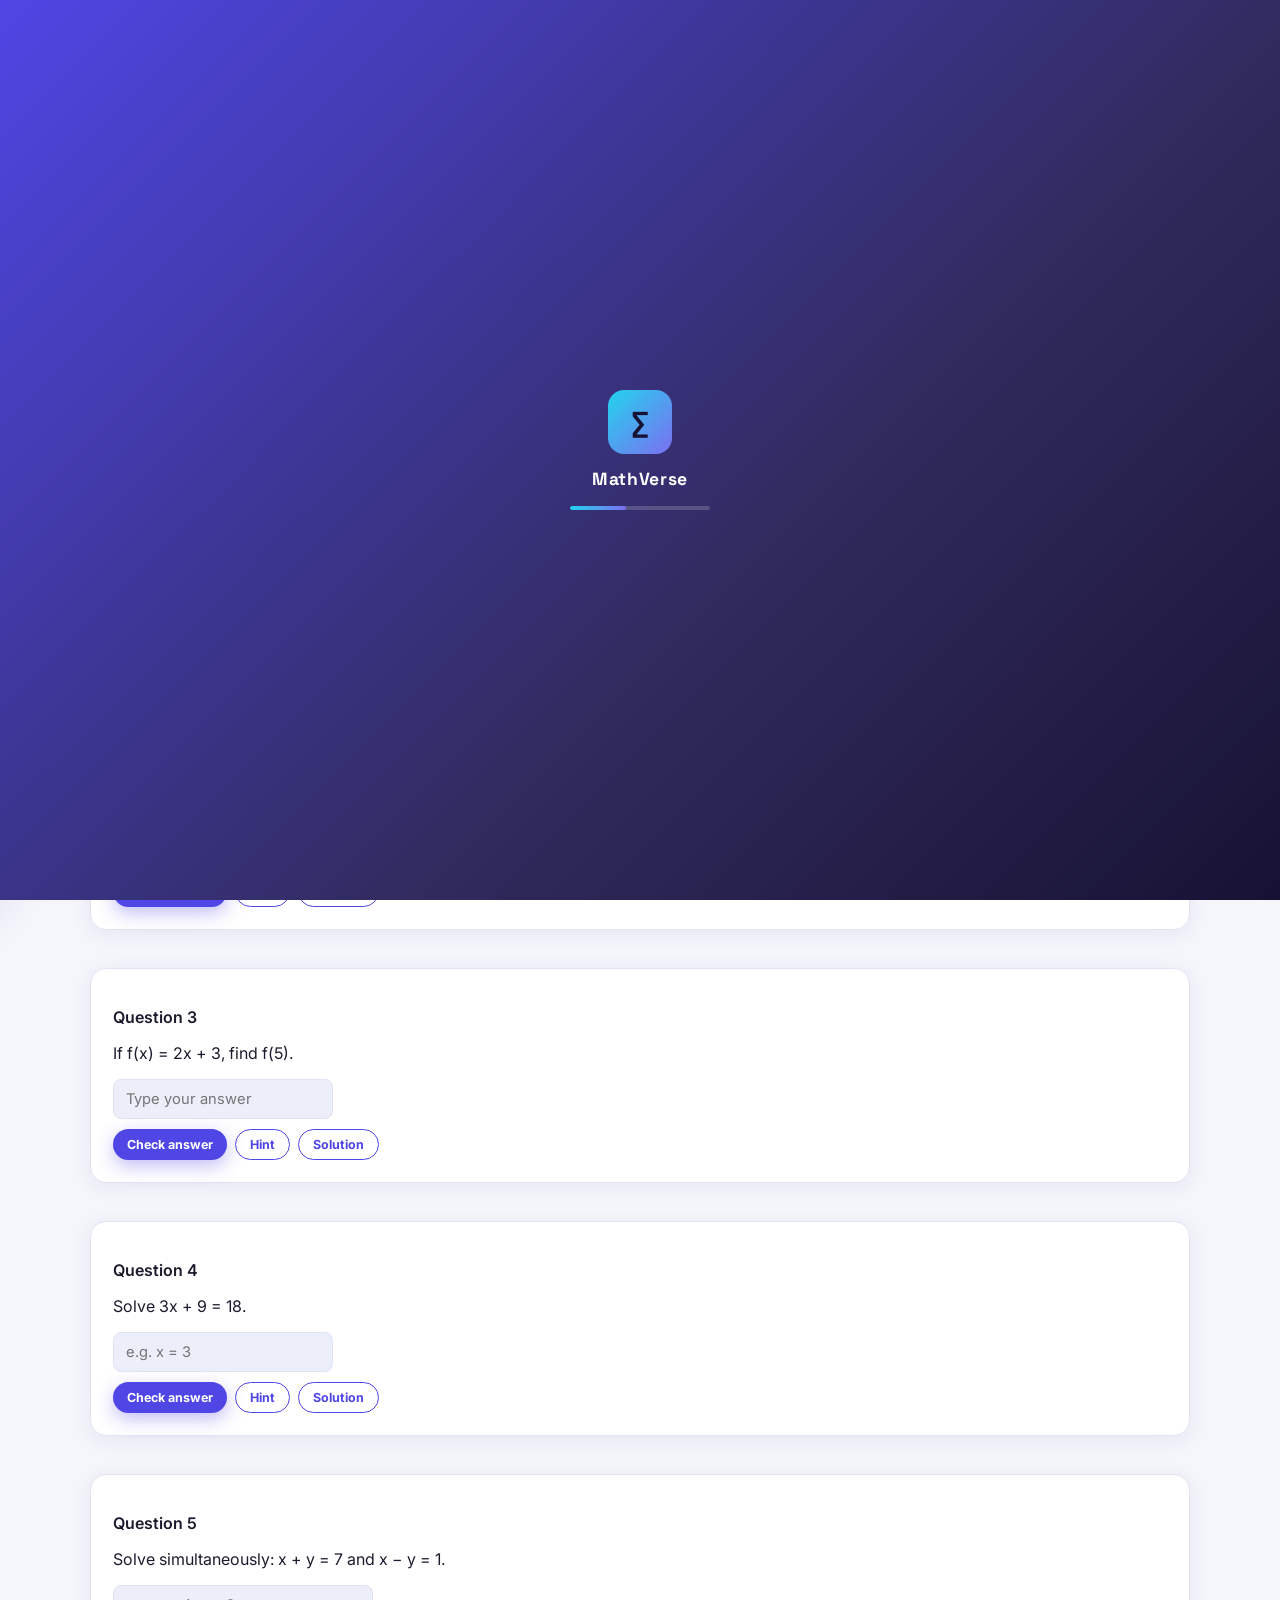
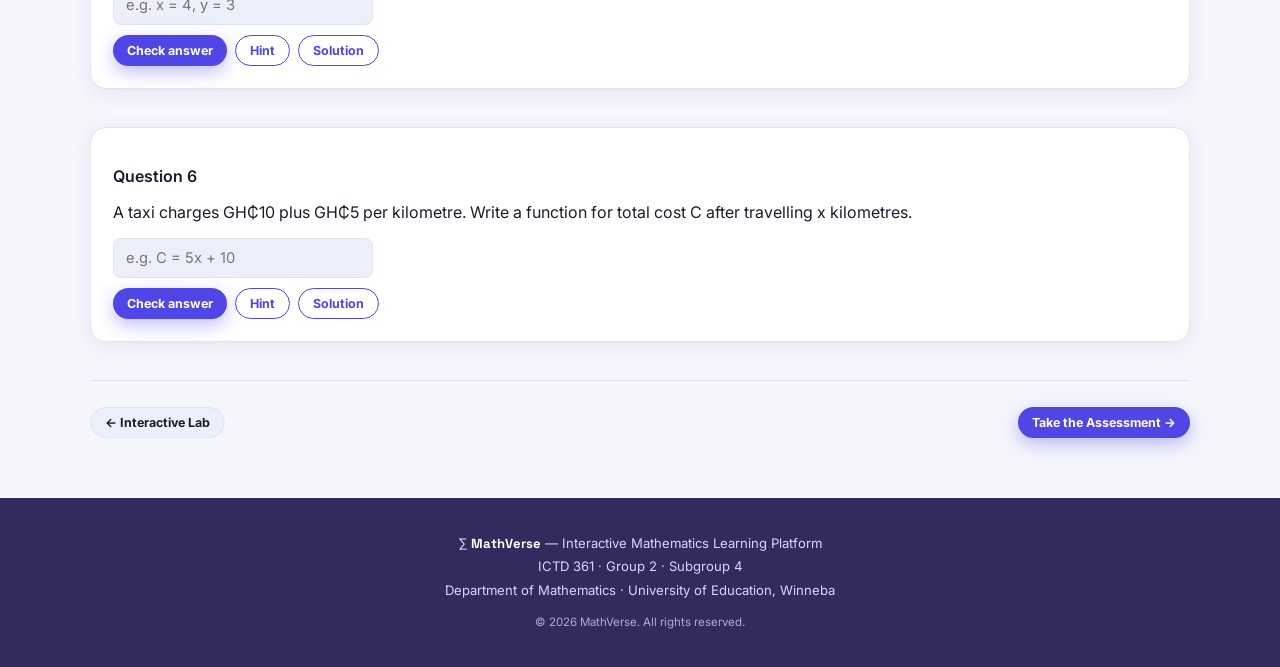
<file: practice.html>
<!DOCTYPE html>
<html lang="en">
<head>
<meta charset="UTF-8">
<meta name="viewport" content="width=device-width, initial-scale=1.0">
<title>Practice · MathVerse</title>
<meta name="description" content="Six practice questions on linear and non-linear functions with instant feedback.">
<link rel="stylesheet" href="css/style.css">
<link rel="stylesheet" href="css/mobile-responsive.css">
</head>
<body class="is-loading">
<div class="site-loader" id="siteLoader" aria-hidden="true">
  <div class="site-loader-inner">
    <div class="site-loader-mark">&sum;</div>
    <div class="site-loader-text">MathVerse</div>
    <div class="site-loader-bar"><span></span></div>
  </div>
</div>
<script>
/* Runs immediately (not deferred) so a returning visit to ANY page hides
   the loader before first paint — no flash, no delay. Only the very first
   page opened in a browser session leaves it visible for loader.js to
   animate away after ~2s. */
(function(){
  try{
    if(sessionStorage.getItem("mv-visited") === "1"){
      var el = document.getElementById("siteLoader");
      if(el) el.style.display = "none";
      document.body.classList.remove("is-loading");
    }else{
      sessionStorage.setItem("mv-visited", "1");
    }
  }catch(e){ /* private browsing etc. — fail open, just show it once */ }
})();
</script>
<a href="#mainContent" class="skip-link">Skip to main content</a>
<div class="app-shell">
<div class="sidebar-overlay" id="sidebarOverlay"></div>
<aside class="sidebar" id="sidebar" aria-label="Primary navigation">
  <button class="sidebar-close" id="sidebarClose" aria-label="Close menu">&times;</button>
  <div class="brand">
    <div class="brand-mark" aria-hidden="true">&sum;</div>
    <div class="brand-text">
      <div class="brand-name">MathVerse</div>
      <div class="brand-sub">Mathematics Learning</div>
    </div>
  </div>
  <div class="group-tag">
    Group 2 &middot; Subgroup 4<br>
    Department of Mathematics
  </div>
  <ul class="nav-list">
    <li><a href="index.html" ><span class="nav-ico">&#8962;</span> Home</a></li>
    <li><a href="lesson.html" ><span class="nav-ico">&fnof;</span> Lessons</a></li>
    <li><a href="interactive.html" ><span class="nav-ico">&#9881;</span> Interactive Lab</a></li>
    <li><a href="practice.html" class="active"><span class="nav-ico">&#9998;</span> Practice</a></li>
    <li><a href="assessment.html" ><span class="nav-ico">&#9989;</span> Assessment</a></li>
    <li><a href="teaching-guide.html" ><span class="nav-ico">&#128218;</span> Teaching Guide</a></li>
    <li><a href="team.html" ><span class="nav-ico">&#128101;</span> Our Team</a></li>
    <li><a href="references.html" ><span class="nav-ico">&#128279;</span> References</a></li>
    <li><a href="contact.html" ><span class="nav-ico">&#9993;</span> Help &amp; Contact</a></li>
    <li><a href="settings.html" ><span class="nav-ico">&#9881;&#65039;</span> Settings</a></li>
    <li><a href="rating.html" ><span class="nav-ico">&#9733;</span> Rate Us</a></li>
  </ul>
  <div class="sidebar-footer">
    ICTD 361 &middot; Web Technologies for<br>Mathematics Teachers<br>University of Education, Winneba
  </div>
</aside>

<div class="main-col">
  <header class="site-header">
    <button class="hamburger" id="hamburgerBtn" aria-label="Open menu" aria-expanded="false">&#9776;</button>
    <div class="header-title">SHS Mathematics <small>Functions Lesson &middot; Practice</small></div>
    <div class="search-wrap">
      <span class="search-ico" aria-hidden="true">&#128269;</span>
      <input type="search" id="lessonSearch" placeholder="Search lesson sections&hellip;" aria-label="Search lesson sections">
    </div>
    <div class="header-actions">
      <span id="gmtClock" class="hbtn" aria-live="polite">00:00:00 GMT</span>
      <button class="hbtn" id="calendarBtn" type="button" aria-haspopup="dialog"><span aria-hidden="true">&#128197;</span><span class="lbl">Calendar</span></button>
      <button class="hbtn" id="darkModeBtn" type="button" aria-pressed="false"><span aria-hidden="true">&#127769;</span><span class="lbl">Dark</span></button>
      <button class="hbtn" id="eyeComfortBtn" type="button" aria-pressed="false"><span aria-hidden="true">&#128065;</span><span class="lbl">Eye comfort</span></button>
      <button class="hbtn" id="fontMinusBtn" type="button" aria-label="Decrease font size">A-</button>
      <button class="hbtn" id="fontPlusBtn" type="button" aria-label="Increase font size">A+</button>
    </div>
  </header>

  <main id="mainContent" class="page-content">
<section class="hero" style="padding:34px clamp(20px,5vw,56px);">
  <div class="hero-fx" aria-hidden="true">&#9998;</div>
  <div class="hero-content">
    <span class="badge">PRACTICE</span>
    <h1 style="font-size:clamp(1.4rem,3.4vw,2rem);">Six practice questions</h1>
    <p>Work through each question. Use the hint if you get stuck, check your answer, then reveal the worked solution to confirm your reasoning.</p>
  </div>
</section>

<section class="section">
  <div class="card">
    <p style="font-weight:600;">Question 1</p>
    <p>Is y = 4x + 7 linear or non-linear?</p>
    <form id="practiceQ1Form">
      <div class="opt-list">
        <label><input type="radio" name="p1" value="linear"> Linear</label>
        <label><input type="radio" name="p1" value="nonlinear"> Non-linear</label>
      </div>
      <div style="display:flex;gap:8px;flex-wrap:wrap;margin-top:10px;">
        <button type="submit" class="btn btn-primary btn-sm">Check answer</button>
        <button type="button" class="btn btn-outline btn-sm" data-toggle-target="p1Hint">Hint</button>
        <button type="button" class="btn btn-outline btn-sm" data-toggle-target="p1Sol">Solution</button>
      </div>
    </form>
    <div class="feedback-msg" id="practiceQ1Feedback"></div>
    <div class="hint-box" id="p1Hint">Look at the highest power of x.</div>
    <div class="solution-box" id="p1Sol">x has power 1 and the rate of change is constant &mdash; the graph is a straight line, so it is <strong>linear</strong>.</div>
  </div>
</section>

<section class="section">
  <div class="card">
    <p style="font-weight:600;">Question 2</p>
    <p>Classify y = x&sup2; + 3.</p>
    <form id="practiceQ2Form">
      <div class="opt-list">
        <label><input type="radio" name="p2" value="linear"> Linear</label>
        <label><input type="radio" name="p2" value="nonlinear"> Non-linear</label>
      </div>
      <div style="display:flex;gap:8px;flex-wrap:wrap;margin-top:10px;">
        <button type="submit" class="btn btn-primary btn-sm">Check answer</button>
        <button type="button" class="btn btn-outline btn-sm" data-toggle-target="p2Hint">Hint</button>
        <button type="button" class="btn btn-outline btn-sm" data-toggle-target="p2Sol">Solution</button>
      </div>
    </form>
    <div class="feedback-msg" id="practiceQ2Feedback"></div>
    <div class="hint-box" id="p2Hint">What power is x raised to?</div>
    <div class="solution-box" id="p2Sol">x is squared, so the graph is a curve, not a straight line &mdash; it is <strong>non-linear</strong>.</div>
  </div>
</section>

<section class="section">
  <div class="card">
    <p style="font-weight:600;">Question 3</p>
    <p>If f(x) = 2x + 3, find f(5).</p>
    <form id="practiceQ3Form">
      <label for="p3answer" class="hidden">Your answer</label>
      <input type="text" id="p3answer" class="short-answer" placeholder="Type your answer" style="max-width:220px;">
      <div style="display:flex;gap:8px;flex-wrap:wrap;margin-top:10px;">
        <button type="submit" class="btn btn-primary btn-sm">Check answer</button>
        <button type="button" class="btn btn-outline btn-sm" data-toggle-target="p3Hint">Hint</button>
        <button type="button" class="btn btn-outline btn-sm" data-toggle-target="p3Sol">Solution</button>
      </div>
    </form>
    <div class="feedback-msg" id="practiceQ3Feedback"></div>
    <div class="hint-box" id="p3Hint">Substitute 5 wherever x appears.</div>
    <div class="solution-box" id="p3Sol">f(5) = 2(5) + 3 = 10 + 3 = <strong>13</strong></div>
  </div>
</section>

<section class="section">
  <div class="card">
    <p style="font-weight:600;">Question 4</p>
    <p>Solve 3x + 9 = 18.</p>
    <form id="practiceQ4Form">
      <label for="p4answer" class="hidden">Your answer</label>
      <input type="text" id="p4answer" class="short-answer" placeholder="e.g. x = 3" style="max-width:220px;">
      <div style="display:flex;gap:8px;flex-wrap:wrap;margin-top:10px;">
        <button type="submit" class="btn btn-primary btn-sm">Check answer</button>
        <button type="button" class="btn btn-outline btn-sm" data-toggle-target="p4Hint">Hint</button>
        <button type="button" class="btn btn-outline btn-sm" data-toggle-target="p4Sol">Solution</button>
      </div>
    </form>
    <div class="feedback-msg" id="practiceQ4Feedback"></div>
    <div class="hint-box" id="p4Hint">Subtract 9 from both sides first.</div>
    <div class="solution-box" id="p4Sol">3x = 9 &rarr; <strong>x = 3</strong></div>
  </div>
</section>

<section class="section">
  <div class="card">
    <p style="font-weight:600;">Question 5</p>
    <p>Solve simultaneously: x + y = 7 and x &minus; y = 1.</p>
    <form id="practiceQ5Form">
      <label for="p5answer" class="hidden">Your answer</label>
      <input type="text" id="p5answer" class="short-answer" placeholder="e.g. x = 4, y = 3" style="max-width:260px;">
      <div style="display:flex;gap:8px;flex-wrap:wrap;margin-top:10px;">
        <button type="submit" class="btn btn-primary btn-sm">Check answer</button>
        <button type="button" class="btn btn-outline btn-sm" data-toggle-target="p5Hint">Hint</button>
        <button type="button" class="btn btn-outline btn-sm" data-toggle-target="p5Sol">Solution</button>
      </div>
    </form>
    <div class="feedback-msg" id="practiceQ5Feedback"></div>
    <div class="hint-box" id="p5Hint">Add the two equations to eliminate y.</div>
    <div class="solution-box" id="p5Sol">2x = 8 &rarr; x = 4, then y = 7 &minus; 4 = 3 &rarr; <strong>x = 4, y = 3</strong></div>
  </div>
</section>

<section class="section">
  <div class="card">
    <p style="font-weight:600;">Question 6</p>
    <p>A taxi charges GH&#8373;10 plus GH&#8373;5 per kilometre. Write a function for total cost C after travelling x kilometres.</p>
    <form id="practiceQ6Form">
      <label for="p6answer" class="hidden">Your answer</label>
      <input type="text" id="p6answer" class="short-answer" placeholder="e.g. C = 5x + 10" style="max-width:260px;">
      <div style="display:flex;gap:8px;flex-wrap:wrap;margin-top:10px;">
        <button type="submit" class="btn btn-primary btn-sm">Check answer</button>
        <button type="button" class="btn btn-outline btn-sm" data-toggle-target="p6Hint">Hint</button>
        <button type="button" class="btn btn-outline btn-sm" data-toggle-target="p6Sol">Solution</button>
      </div>
    </form>
    <div class="feedback-msg" id="practiceQ6Feedback"></div>
    <div class="hint-box" id="p6Hint">The fixed charge is added to the variable cost per kilometre.</div>
    <div class="solution-box" id="p6Sol"><strong>C = 5x + 10</strong></div>
  </div>
</section>

<nav class="bottom-nav" aria-label="Section navigation">
  <a href="interactive.html" class="btn btn-secondary btn-sm">&larr; Interactive Lab</a>
  <a href="assessment.html" class="btn btn-primary btn-sm">Take the Assessment &rarr;</a>
</nav>
  </main>

  <footer class="site-footer">
    <div>&sum; <strong>MathVerse</strong> &mdash; Interactive Mathematics Learning Platform</div>
    <div>ICTD 361 &middot; Group 2 &middot; Subgroup 4</div>
    <div>Department of Mathematics &middot; University of Education, Winneba</div>
    <div style="margin-top:10px;font-size:.72rem;opacity:.75;">&copy; 2026 MathVerse. All rights reserved.</div>
  </footer>
</div>
</div>

<button class="back-to-top" id="backToTop" aria-label="Back to top">&uarr;</button>

<div class="modal-overlay" id="calendarModal" role="dialog" aria-modal="true" aria-labelledby="calendarModalTitle">
  <div class="modal-box">
    <button class="modal-close" id="calendarClose" aria-label="Close calendar">&times;</button>
    <div id="calendarModalTitle" style="font-family:var(--font-display);font-weight:600;color:var(--ink-soft);font-size:.85rem;">TODAY'S DATE</div>
    <div class="cal-date-big" id="calendarDate">--</div>
    <div id="calendarDay" style="color:var(--ink-soft);font-size:.85rem;">&nbsp;</div>
  </div>
</div>

<script src="js/main.js" defer></script>
<script src="js/practice.js" defer></script>
<script src="js/mobile-responsive.js"></script>
</body>
</html>
</file>
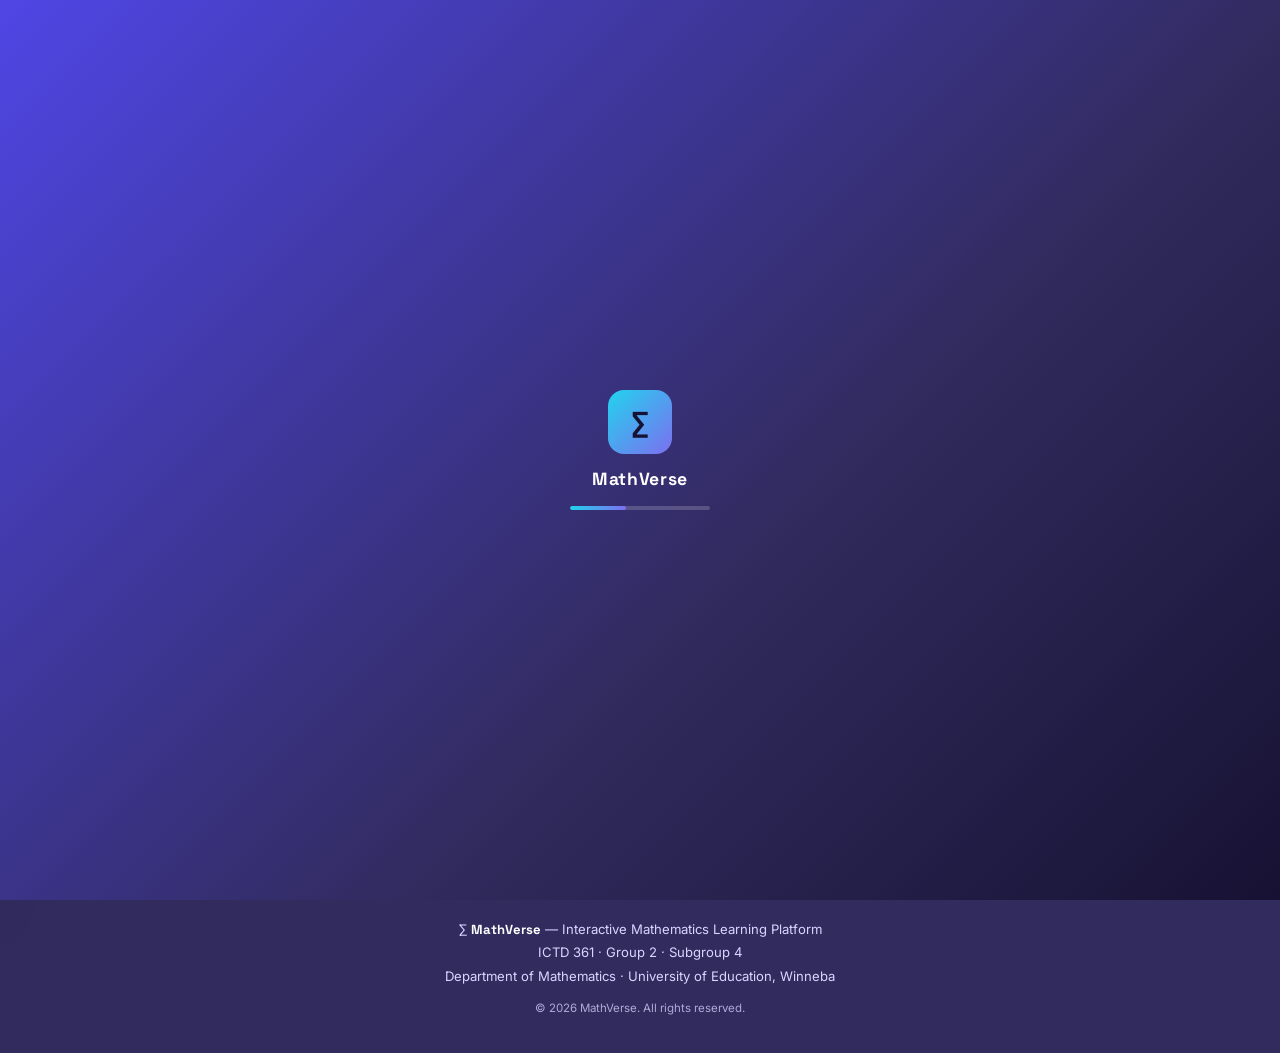
<file: rating.html>
<!DOCTYPE html>
<html lang="en">
<head>
<meta charset="UTF-8">
<meta name="viewport" content="width=device-width, initial-scale=1.0">
<title>Rate Us · MathVerse</title>
<meta name="description" content="Rate MathVerse and send feedback straight to the team.">
<link rel="stylesheet" href="css/style.css">
<link rel="stylesheet" href="css/mobile-responsive.css">
</head>
<body class="is-loading">
<div class="site-loader" id="siteLoader" aria-hidden="true">
  <div class="site-loader-inner">
    <div class="site-loader-mark">&sum;</div>
    <div class="site-loader-text">MathVerse</div>
    <div class="site-loader-bar"><span></span></div>
  </div>
</div>
<script>
/* Runs immediately (not deferred) so a returning visit to ANY page hides
   the loader before first paint — no flash, no delay. Only the very first
   page opened in a browser session leaves it visible for loader.js to
   animate away after ~2s. */
(function(){
  try{
    if(sessionStorage.getItem("mv-visited") === "1"){
      var el = document.getElementById("siteLoader");
      if(el) el.style.display = "none";
      document.body.classList.remove("is-loading");
    }else{
      sessionStorage.setItem("mv-visited", "1");
    }
  }catch(e){ /* private browsing etc. — fail open, just show it once */ }
})();
</script>
<a href="#mainContent" class="skip-link">Skip to main content</a>
<div class="app-shell">
<div class="sidebar-overlay" id="sidebarOverlay"></div>
<aside class="sidebar" id="sidebar" aria-label="Primary navigation">
  <button class="sidebar-close" id="sidebarClose" aria-label="Close menu">&times;</button>
  <div class="brand">
    <div class="brand-mark" aria-hidden="true">&sum;</div>
    <div class="brand-text">
      <div class="brand-name">MathVerse</div>
      <div class="brand-sub">Mathematics Learning</div>
    </div>
  </div>
  <div class="group-tag">
    Group 2 &middot; Subgroup 4<br>
    Department of Mathematics
  </div>
  <ul class="nav-list">
    <li><a href="index.html" ><span class="nav-ico">&#8962;</span> Home</a></li>
    <li><a href="lesson.html" ><span class="nav-ico">&fnof;</span> Lessons</a></li>
    <li><a href="interactive.html" ><span class="nav-ico">&#9881;</span> Interactive Lab</a></li>
    <li><a href="practice.html" ><span class="nav-ico">&#9998;</span> Practice</a></li>
    <li><a href="assessment.html" ><span class="nav-ico">&#9989;</span> Assessment</a></li>
    <li><a href="teaching-guide.html" ><span class="nav-ico">&#128218;</span> Teaching Guide</a></li>
    <li><a href="team.html" ><span class="nav-ico">&#128101;</span> Our Team</a></li>
    <li><a href="references.html" ><span class="nav-ico">&#128279;</span> References</a></li>
    <li><a href="contact.html" ><span class="nav-ico">&#9993;</span> Help &amp; Contact</a></li>
    <li><a href="settings.html" ><span class="nav-ico">&#9881;&#65039;</span> Settings</a></li>
    <li><a href="rating.html" class="active"><span class="nav-ico">&#9733;</span> Rate Us</a></li>
  </ul>
  <div class="sidebar-footer">
    ICTD 361 &middot; Web Technologies for<br>Mathematics Teachers<br>University of Education, Winneba
  </div>
</aside>

<div class="main-col">
  <header class="site-header">
    <button class="hamburger" id="hamburgerBtn" aria-label="Open menu" aria-expanded="false">&#9776;</button>
    <div class="header-title">SHS Mathematics <small>Functions Lesson &middot; Rate Us</small></div>
    <div class="search-wrap">
      <span class="search-ico" aria-hidden="true">&#128269;</span>
      <input type="search" id="lessonSearch" placeholder="Search lesson sections&hellip;" aria-label="Search lesson sections">
    </div>
    <div class="header-actions">
      <span id="gmtClock" class="hbtn" aria-live="polite">00:00:00 GMT</span>
      <button class="hbtn" id="calendarBtn" type="button" aria-haspopup="dialog"><span aria-hidden="true">&#128197;</span><span class="lbl">Calendar</span></button>
      <button class="hbtn" id="darkModeBtn" type="button" aria-pressed="false"><span aria-hidden="true">&#127769;</span><span class="lbl">Dark</span></button>
      <button class="hbtn" id="eyeComfortBtn" type="button" aria-pressed="false"><span aria-hidden="true">&#128065;</span><span class="lbl">Eye comfort</span></button>
      <button class="hbtn" id="fontMinusBtn" type="button" aria-label="Decrease font size">A-</button>
      <button class="hbtn" id="fontPlusBtn" type="button" aria-label="Increase font size">A+</button>
    </div>
  </header>

  <main id="mainContent" class="page-content">
<section class="hero" style="padding:34px clamp(20px,5vw,56px);">
  <div class="hero-fx" aria-hidden="true">&#9733;</div>
  <div class="hero-content">
    <span class="badge">RATE MATHVERSE</span>
    <h1 style="font-size:clamp(1.4rem,3.4vw,2rem);">Tell us what you think</h1>
    <p>Your rating and comments are sent straight to the group by email &mdash; nothing is stored on this site or in your browser.</p>
  </div>
</section>

<div id="ratingThanks" class="card hidden" style="text-align:center;">
  <h2 style="font-size:1.2rem;">Thank you! &#127881;</h2>
  <p style="color:var(--ink-soft);">Your feedback has been sent to the MathVerse team. We really appreciate it.</p>
  <a href="index.html" class="btn btn-primary btn-sm" style="margin-top:10px;">Back to Home</a>
</div>

<div class="card" id="ratingFormCard" style="text-align:center;">
  <p style="color:var(--ink-soft);margin-top:0;">How would you rate your experience with this site?</p>

  <div class="star-rating" id="starRating" role="radiogroup" aria-label="Rate MathVerse out of 5 stars">
    <button type="button" class="star" data-value="1" role="radio" aria-checked="false" aria-label="1 star">&#9733;</button>
    <button type="button" class="star" data-value="2" role="radio" aria-checked="false" aria-label="2 stars">&#9733;</button>
    <button type="button" class="star" data-value="3" role="radio" aria-checked="false" aria-label="3 stars">&#9733;</button>
    <button type="button" class="star" data-value="4" role="radio" aria-checked="false" aria-label="4 stars">&#9733;</button>
    <button type="button" class="star" data-value="5" role="radio" aria-checked="false" aria-label="5 stars">&#9733;</button>
  </div>
  <p id="ratingStatus" style="color:var(--ink-soft);font-size:.85rem;min-height:1.2em;margin:10px 0 18px;">Tap a star to rate.</p>

  <form id="ratingForm" action="https://formsubmit.co/lampy118@gmail.com" method="POST" style="max-width:420px;margin:0 auto;">
    <input type="hidden" name="rating" id="ratingValue" value="">
    <input type="hidden" name="_subject" value="New MathVerse rating">
    <input type="hidden" name="_template" value="table">
    <input type="hidden" name="_captcha" value="false">
    <input type="hidden" name="_next" value="rating.html?sent=1">

    <label for="ratingName" class="hidden">Your name (optional)</label>
    <input type="text" id="ratingName" name="name" class="short-answer" placeholder="Your name (optional)" style="margin-bottom:10px;">

    <label for="ratingComment" class="hidden">Comment</label>
    <textarea id="ratingComment" name="comment" class="short-answer" rows="3" placeholder="Optional: tell us what you think"></textarea>

    <p id="ratingFormError" class="feedback-msg" style="margin-top:8px;"></p>

    <button type="submit" class="btn btn-primary btn-sm" style="margin-top:12px;">Send feedback to the team</button>
  </form>

  <p style="margin-top:16px;font-size:.78rem;color:var(--ink-soft);">
    Prefer email directly? Write to <a href="mailto:lampy118@gmail.com">lampy118@gmail.com</a>.
  </p>
</div>

<nav class="bottom-nav" aria-label="Section navigation">
  <a href="settings.html" class="btn btn-secondary btn-sm">&larr; Settings</a>
  <a href="index.html" class="btn btn-primary btn-sm">Back to Home</a>
</nav>
  </main>

  <footer class="site-footer">
    <div>&sum; <strong>MathVerse</strong> &mdash; Interactive Mathematics Learning Platform</div>
    <div>ICTD 361 &middot; Group 2 &middot; Subgroup 4</div>
    <div>Department of Mathematics &middot; University of Education, Winneba</div>
    <div style="margin-top:10px;font-size:.72rem;opacity:.75;">&copy; 2026 MathVerse. All rights reserved.</div>
  </footer>
</div>
</div>

<button class="back-to-top" id="backToTop" aria-label="Back to top">&uarr;</button>

<div class="modal-overlay" id="calendarModal" role="dialog" aria-modal="true" aria-labelledby="calendarModalTitle">
  <div class="modal-box">
    <button class="modal-close" id="calendarClose" aria-label="Close calendar">&times;</button>
    <div id="calendarModalTitle" style="font-family:var(--font-display);font-weight:600;color:var(--ink-soft);font-size:.85rem;">TODAY'S DATE</div>
    <div class="cal-date-big" id="calendarDate">--</div>
    <div id="calendarDay" style="color:var(--ink-soft);font-size:.85rem;">&nbsp;</div>
  </div>
</div>

<script src="js/main.js" defer></script>
<script src="js/rating.js" defer></script>
<script src="js/mobile-responsive.js"></script>
</body>
</html>
</file>
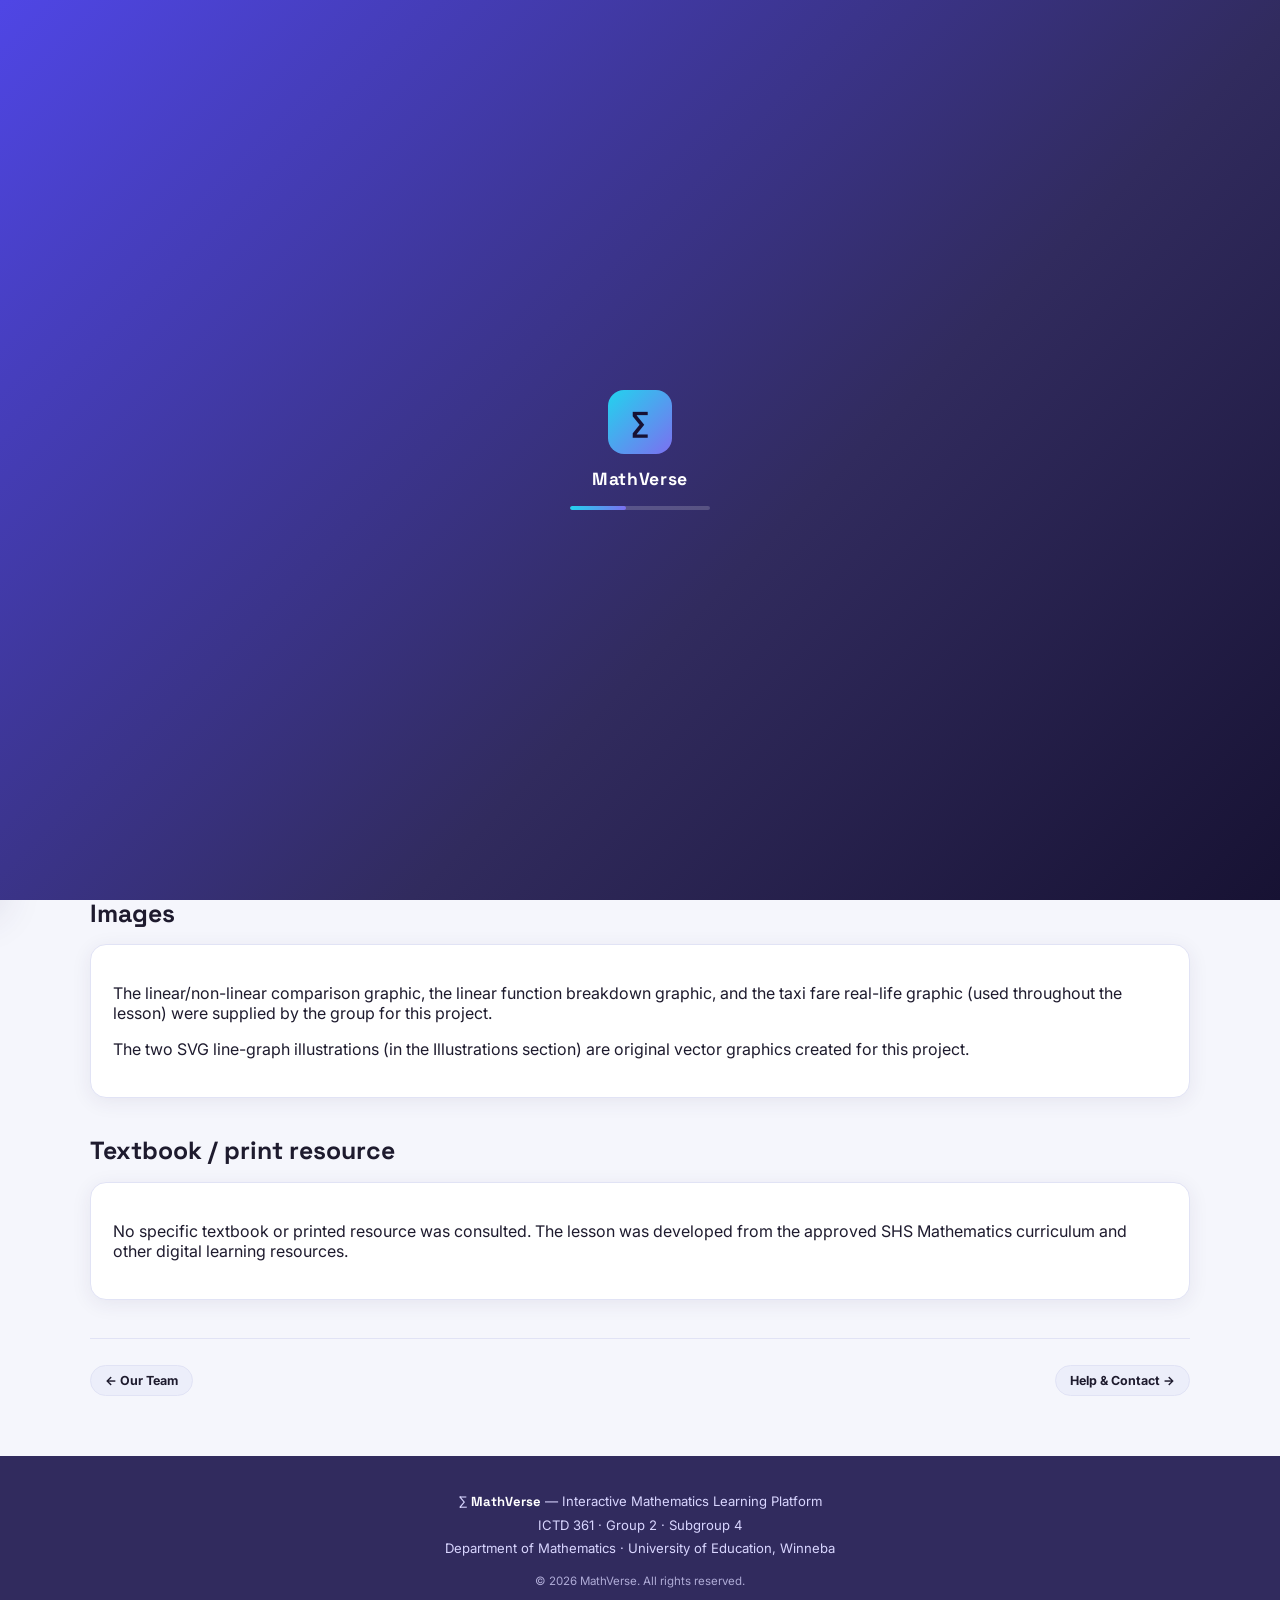
<file: references.html>
<!DOCTYPE html>
<html lang="en">
<head>
<meta charset="UTF-8">
<meta name="viewport" content="width=device-width, initial-scale=1.0">
<title>References · MathVerse</title>
<meta name="description" content="Sources and resources used to build MathVerse.">
<link rel="stylesheet" href="css/style.css">
<link rel="stylesheet" href="css/mobile-responsive.css">
</head>
<body class="is-loading">
<div class="site-loader" id="siteLoader" aria-hidden="true">
  <div class="site-loader-inner">
    <div class="site-loader-mark">&sum;</div>
    <div class="site-loader-text">MathVerse</div>
    <div class="site-loader-bar"><span></span></div>
  </div>
</div>
<script>
/* Runs immediately (not deferred) so a returning visit to ANY page hides
   the loader before first paint — no flash, no delay. Only the very first
   page opened in a browser session leaves it visible for loader.js to
   animate away after ~2s. */
(function(){
  try{
    if(sessionStorage.getItem("mv-visited") === "1"){
      var el = document.getElementById("siteLoader");
      if(el) el.style.display = "none";
      document.body.classList.remove("is-loading");
    }else{
      sessionStorage.setItem("mv-visited", "1");
    }
  }catch(e){ /* private browsing etc. — fail open, just show it once */ }
})();
</script>
<a href="#mainContent" class="skip-link">Skip to main content</a>
<div class="app-shell">
<div class="sidebar-overlay" id="sidebarOverlay"></div>
<aside class="sidebar" id="sidebar" aria-label="Primary navigation">
  <button class="sidebar-close" id="sidebarClose" aria-label="Close menu">&times;</button>
  <div class="brand">
    <div class="brand-mark" aria-hidden="true">&sum;</div>
    <div class="brand-text">
      <div class="brand-name">MathVerse</div>
      <div class="brand-sub">Mathematics Learning</div>
    </div>
  </div>
  <div class="group-tag">
    Group 2 &middot; Subgroup 4<br>
    Department of Mathematics
  </div>
  <ul class="nav-list">
    <li><a href="index.html" ><span class="nav-ico">&#8962;</span> Home</a></li>
    <li><a href="lesson.html" ><span class="nav-ico">&fnof;</span> Lessons</a></li>
    <li><a href="interactive.html" ><span class="nav-ico">&#9881;</span> Interactive Lab</a></li>
    <li><a href="practice.html" ><span class="nav-ico">&#9998;</span> Practice</a></li>
    <li><a href="assessment.html" ><span class="nav-ico">&#9989;</span> Assessment</a></li>
    <li><a href="teaching-guide.html" ><span class="nav-ico">&#128218;</span> Teaching Guide</a></li>
    <li><a href="team.html" ><span class="nav-ico">&#128101;</span> Our Team</a></li>
    <li><a href="references.html" class="active"><span class="nav-ico">&#128279;</span> References</a></li>
    <li><a href="contact.html" ><span class="nav-ico">&#9993;</span> Help &amp; Contact</a></li>
    <li><a href="settings.html" ><span class="nav-ico">&#9881;&#65039;</span> Settings</a></li>
    <li><a href="rating.html" ><span class="nav-ico">&#9733;</span> Rate Us</a></li>
  </ul>
  <div class="sidebar-footer">
    ICTD 361 &middot; Web Technologies for<br>Mathematics Teachers<br>University of Education, Winneba
  </div>
</aside>

<div class="main-col">
  <header class="site-header">
    <button class="hamburger" id="hamburgerBtn" aria-label="Open menu" aria-expanded="false">&#9776;</button>
    <div class="header-title">SHS Mathematics <small>Functions Lesson &middot; References</small></div>
    <div class="search-wrap">
      <span class="search-ico" aria-hidden="true">&#128269;</span>
      <input type="search" id="lessonSearch" placeholder="Search lesson sections&hellip;" aria-label="Search lesson sections">
    </div>
    <div class="header-actions">
      <span id="gmtClock" class="hbtn" aria-live="polite">00:00:00 GMT</span>
      <button class="hbtn" id="calendarBtn" type="button" aria-haspopup="dialog"><span aria-hidden="true">&#128197;</span><span class="lbl">Calendar</span></button>
      <button class="hbtn" id="darkModeBtn" type="button" aria-pressed="false"><span aria-hidden="true">&#127769;</span><span class="lbl">Dark</span></button>
      <button class="hbtn" id="eyeComfortBtn" type="button" aria-pressed="false"><span aria-hidden="true">&#128065;</span><span class="lbl">Eye comfort</span></button>
      <button class="hbtn" id="fontMinusBtn" type="button" aria-label="Decrease font size">A-</button>
      <button class="hbtn" id="fontPlusBtn" type="button" aria-label="Increase font size">A+</button>
    </div>
  </header>

  <main id="mainContent" class="page-content">
<section class="hero" style="padding:34px clamp(20px,5vw,56px);">
  <div class="hero-fx" aria-hidden="true">&#128279;</div>
  <div class="hero-content">
    <span class="badge">REFERENCES</span>
    <h1 style="font-size:clamp(1.4rem,3.4vw,2rem);">Sources &amp; resources used</h1>
    <p>Every external tool, resource and reference used to build MathVerse, acknowledged here in line with our digital citizenship commitment.</p>
  </div>
</section>

<section class="section">
  <div class="section-head"><h2>Curriculum &amp; instructional material</h2></div>
  <div class="card">
    <p><strong>Ghana Education Service / Ministry of Education</strong> &mdash; SHS Mathematics curriculum material, Common Core Programme, Linear &amp; Non-Linear Functions (Curriculum Reference I.1.2.II.8).</p>
    <p style="margin-top:8px;color:var(--ink-soft);">Instructional materials and worked examples supplied for the ICTD 361 lesson-building assignment, Group 2, Subgroup 4.</p>
  </div>
</section>

<section class="section">
  <div class="section-head"><h2>Digital tools</h2></div>
  <div class="grid grid-2">
    <div class="card">
      <h3 style="font-size:.95rem;">GeoGebra</h3>
      <p style="color:var(--ink-soft);font-size:.85rem;">Free graphing calculator used in the Interactive Lab.</p>
      <a href="https://www.geogebra.org" target="_blank" rel="noopener">geogebra.org &#8599;</a>
    </div>
    <div class="card">
      <h3 style="font-size:.95rem;">Desmos</h3>
      <p style="color:var(--ink-soft);font-size:.85rem;">Free graphing calculator used in the Interactive Lab.</p>
      <a href="https://www.desmos.com/calculator" target="_blank" rel="noopener">desmos.com/calculator &#8599;</a>
    </div>
    <div class="card">
      <h3 style="font-size:.95rem;">Khan Academy (YouTube)</h3>
      <p style="color:var(--ink-soft);font-size:.85rem;">"Linear and nonlinear functions (example 1)," embedded in the Interactive Lab. Accessed August 2026.</p>
      <a href="https://www.youtube.com/watch?v=Pt-Tn6L60-o" target="_blank" rel="noopener">youtube.com/watch?v=Pt-Tn6L60-o &#8599;</a>
    </div>
    <div class="card">
      <h3 style="font-size:.95rem;">Google Fonts</h3>
      <p style="color:var(--ink-soft);font-size:.85rem;">Space Grotesk, Inter and IBM Plex Mono typefaces, used under the SIL Open Font License.</p>
      <a href="https://fonts.google.com" target="_blank" rel="noopener">fonts.google.com &#8599;</a>
    </div>
  </div>
</section>

<section class="section">
  <div class="section-head"><h2>Images</h2></div>
  <div class="card">
    <p>The linear/non-linear comparison graphic, the linear function breakdown graphic, and the taxi fare real-life graphic (used throughout the lesson) were supplied by the group for this project.</p>
    <p style="margin-top:8px;">The two SVG line-graph illustrations (in the Illustrations section) are original vector graphics created for this project.</p>
  </div>
</section>

<section class="section">
  <div class="section-head"><h2>Textbook / print resource</h2></div>
  <div class="card">
    <p>No specific textbook or printed resource was consulted. The lesson was developed from the approved SHS Mathematics curriculum and other digital learning resources.</p>
  </div>
</section>

<nav class="bottom-nav" aria-label="Section navigation">
  <a href="team.html" class="btn btn-secondary btn-sm">&larr; Our Team</a>
  <a href="contact.html" class="btn btn-secondary btn-sm">Help &amp; Contact &rarr;</a>
</nav>
  </main>

  <footer class="site-footer">
    <div>&sum; <strong>MathVerse</strong> &mdash; Interactive Mathematics Learning Platform</div>
    <div>ICTD 361 &middot; Group 2 &middot; Subgroup 4</div>
    <div>Department of Mathematics &middot; University of Education, Winneba</div>
    <div style="margin-top:10px;font-size:.72rem;opacity:.75;">&copy; 2026 MathVerse. All rights reserved.</div>
  </footer>
</div>
</div>

<button class="back-to-top" id="backToTop" aria-label="Back to top">&uarr;</button>

<div class="modal-overlay" id="calendarModal" role="dialog" aria-modal="true" aria-labelledby="calendarModalTitle">
  <div class="modal-box">
    <button class="modal-close" id="calendarClose" aria-label="Close calendar">&times;</button>
    <div id="calendarModalTitle" style="font-family:var(--font-display);font-weight:600;color:var(--ink-soft);font-size:.85rem;">TODAY'S DATE</div>
    <div class="cal-date-big" id="calendarDate">--</div>
    <div id="calendarDay" style="color:var(--ink-soft);font-size:.85rem;">&nbsp;</div>
  </div>
</div>

<script src="js/main.js" defer></script>

<script src="js/mobile-responsive.js"></script>
</body>
</html>
</file>
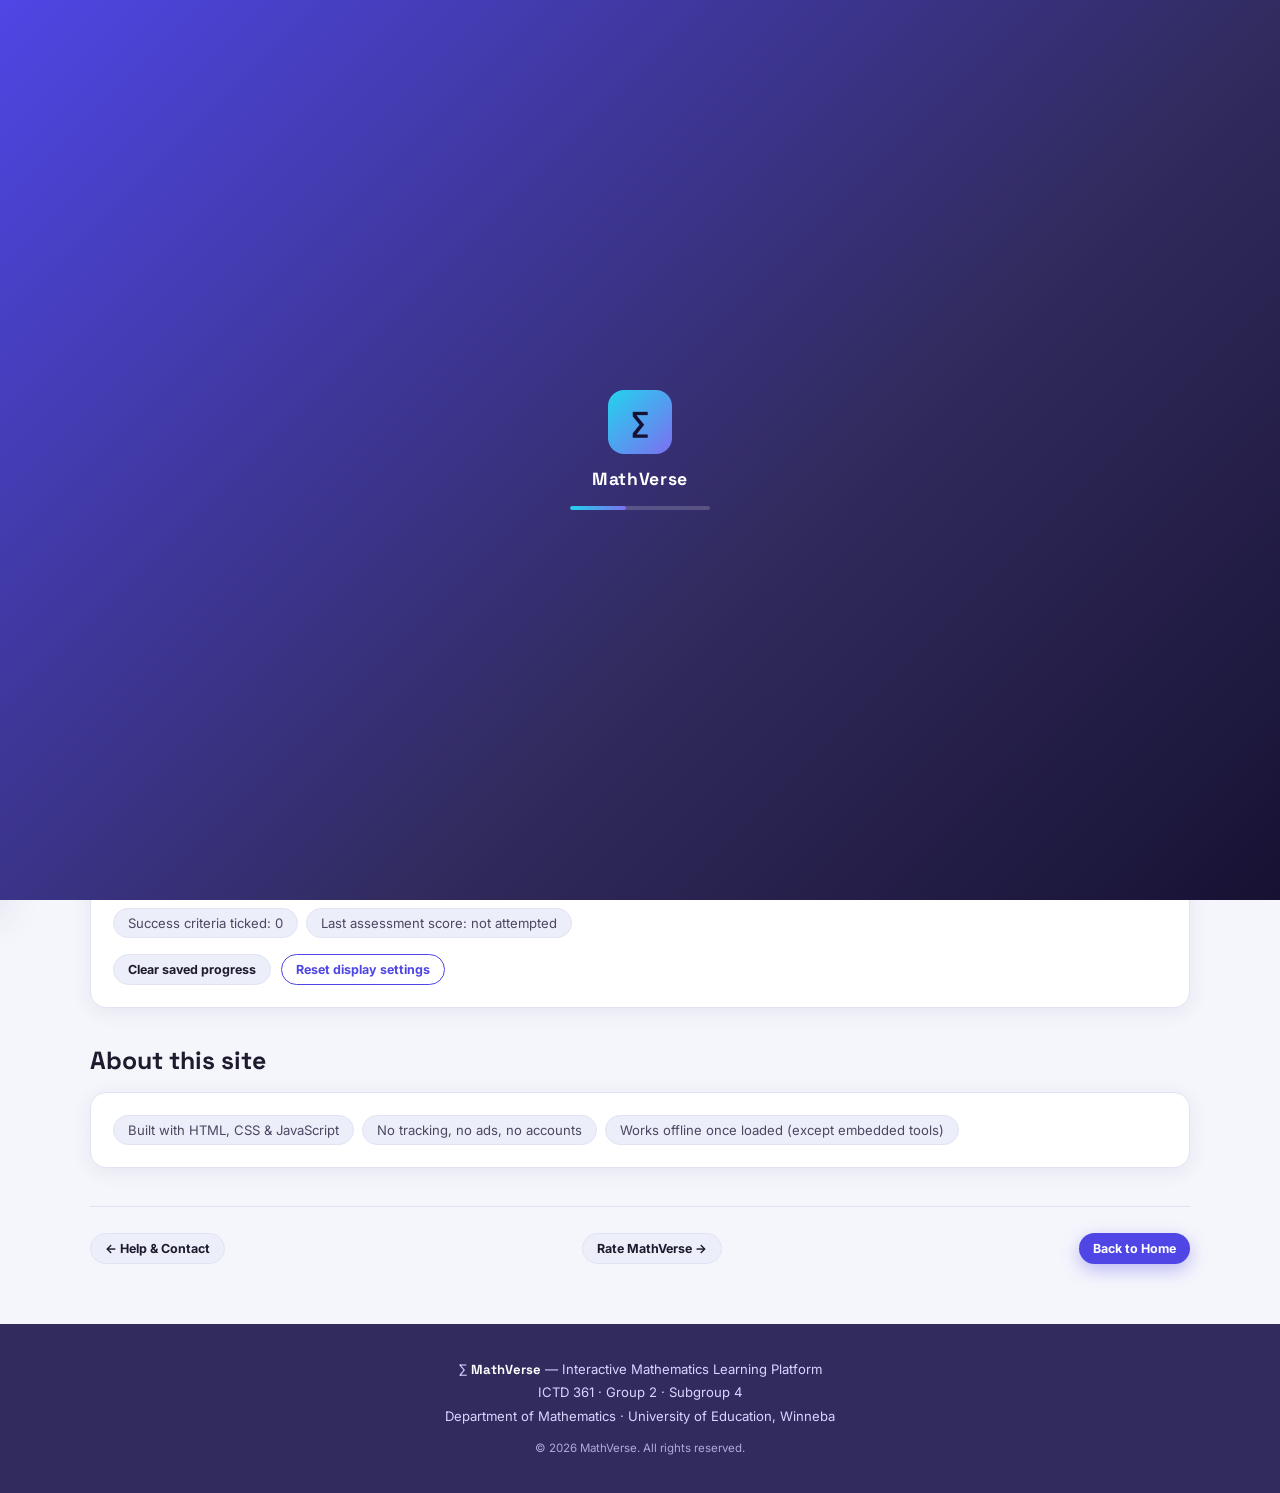
<file: settings.html>
<!DOCTYPE html>
<html lang="en">
<head>
<meta charset="UTF-8">
<meta name="viewport" content="width=device-width, initial-scale=1.0">
<title>Settings · MathVerse</title>
<meta name="description" content="Display, accessibility and data settings for MathVerse.">
<link rel="stylesheet" href="css/style.css">
<link rel="stylesheet" href="css/mobile-responsive.css">
</head>
<body class="is-loading">
<div class="site-loader" id="siteLoader" aria-hidden="true">
  <div class="site-loader-inner">
    <div class="site-loader-mark">&sum;</div>
    <div class="site-loader-text">MathVerse</div>
    <div class="site-loader-bar"><span></span></div>
  </div>
</div>
<script>
/* Runs immediately (not deferred) so a returning visit to ANY page hides
   the loader before first paint — no flash, no delay. Only the very first
   page opened in a browser session leaves it visible for loader.js to
   animate away after ~2s. */
(function(){
  try{
    if(sessionStorage.getItem("mv-visited") === "1"){
      var el = document.getElementById("siteLoader");
      if(el) el.style.display = "none";
      document.body.classList.remove("is-loading");
    }else{
      sessionStorage.setItem("mv-visited", "1");
    }
  }catch(e){ /* private browsing etc. — fail open, just show it once */ }
})();
</script>
<a href="#mainContent" class="skip-link">Skip to main content</a>
<div class="app-shell">
<div class="sidebar-overlay" id="sidebarOverlay"></div>
<aside class="sidebar" id="sidebar" aria-label="Primary navigation">
  <button class="sidebar-close" id="sidebarClose" aria-label="Close menu">&times;</button>
  <div class="brand">
    <div class="brand-mark" aria-hidden="true">&sum;</div>
    <div class="brand-text">
      <div class="brand-name">MathVerse</div>
      <div class="brand-sub">Mathematics Learning</div>
    </div>
  </div>
  <div class="group-tag">
    Group 2 &middot; Subgroup 4<br>
    Department of Mathematics
  </div>
  <ul class="nav-list">
    <li><a href="index.html" ><span class="nav-ico">&#8962;</span> Home</a></li>
    <li><a href="lesson.html" ><span class="nav-ico">&fnof;</span> Lessons</a></li>
    <li><a href="interactive.html" ><span class="nav-ico">&#9881;</span> Interactive Lab</a></li>
    <li><a href="practice.html" ><span class="nav-ico">&#9998;</span> Practice</a></li>
    <li><a href="assessment.html" ><span class="nav-ico">&#9989;</span> Assessment</a></li>
    <li><a href="teaching-guide.html" ><span class="nav-ico">&#128218;</span> Teaching Guide</a></li>
    <li><a href="team.html" ><span class="nav-ico">&#128101;</span> Our Team</a></li>
    <li><a href="references.html" ><span class="nav-ico">&#128279;</span> References</a></li>
    <li><a href="contact.html" ><span class="nav-ico">&#9993;</span> Help &amp; Contact</a></li>
    <li><a href="settings.html" class="active"><span class="nav-ico">&#9881;&#65039;</span> Settings</a></li>
    <li><a href="rating.html" ><span class="nav-ico">&#9733;</span> Rate Us</a></li>
  </ul>
  <div class="sidebar-footer">
    ICTD 361 &middot; Web Technologies for<br>Mathematics Teachers<br>University of Education, Winneba
  </div>
</aside>

<div class="main-col">
  <header class="site-header">
    <button class="hamburger" id="hamburgerBtn" aria-label="Open menu" aria-expanded="false">&#9776;</button>
    <div class="header-title">SHS Mathematics <small>Functions Lesson &middot; Settings</small></div>
    <div class="search-wrap">
      <span class="search-ico" aria-hidden="true">&#128269;</span>
      <input type="search" id="lessonSearch" placeholder="Search lesson sections&hellip;" aria-label="Search lesson sections">
    </div>
    <div class="header-actions">
      <span id="gmtClock" class="hbtn" aria-live="polite">00:00:00 GMT</span>
      <button class="hbtn" id="calendarBtn" type="button" aria-haspopup="dialog"><span aria-hidden="true">&#128197;</span><span class="lbl">Calendar</span></button>
      <button class="hbtn" id="darkModeBtn" type="button" aria-pressed="false"><span aria-hidden="true">&#127769;</span><span class="lbl">Dark</span></button>
      <button class="hbtn" id="eyeComfortBtn" type="button" aria-pressed="false"><span aria-hidden="true">&#128065;</span><span class="lbl">Eye comfort</span></button>
      <button class="hbtn" id="fontMinusBtn" type="button" aria-label="Decrease font size">A-</button>
      <button class="hbtn" id="fontPlusBtn" type="button" aria-label="Increase font size">A+</button>
    </div>
  </header>

  <main id="mainContent" class="page-content">
<section class="hero" style="padding:34px clamp(20px,5vw,56px);">
  <div class="hero-fx" aria-hidden="true">&#9881;&#65039;</div>
  <div class="hero-content">
    <span class="badge">SETTINGS</span>
    <h1 style="font-size:clamp(1.4rem,3.4vw,2rem);">Display &amp; data settings</h1>
    <p>These settings are also available from the header on every page. Everything here is saved only on this device &mdash; nothing is sent anywhere.</p>
  </div>
</section>

<section class="section">
  <div class="section-head"><h2>Display</h2></div>
  <div class="grid grid-2">
    <div class="card" style="display:flex;align-items:center;justify-content:space-between;gap:12px;">
      <div>
        <h3 style="font-size:.95rem;">Dark mode</h3>
        <p style="color:var(--ink-soft);font-size:.82rem;margin:0;">Switch to a dark colour scheme.</p>
      </div>
      <button type="button" class="btn btn-outline btn-sm" id="settingsDarkToggle" aria-pressed="false">Off</button>
    </div>
    <div class="card" style="display:flex;align-items:center;justify-content:space-between;gap:12px;">
      <div>
        <h3 style="font-size:.95rem;">Eye comfort mode</h3>
        <p style="color:var(--ink-soft);font-size:.82rem;margin:0;">Warmer, paper-like background tones.</p>
      </div>
      <button type="button" class="btn btn-outline btn-sm" id="settingsEyeToggle" aria-pressed="false">Off</button>
    </div>
  </div>
</section>

<section class="section">
  <div class="section-head"><h2>Text size</h2></div>
  <div class="card">
    <p style="color:var(--ink-soft);font-size:.85rem;margin-top:0;">Adjust the reading size used across lesson, practice and assessment pages.</p>
    <div class="slider-row" style="justify-content:flex-start;">
      <button type="button" class="hbtn" id="settingsFontMinus" aria-label="Decrease font size">A-</button>
      <input type="range" id="settingsFontSlider" min="85" max="130" step="5" value="100" style="max-width:220px;">
      <button type="button" class="hbtn" id="settingsFontPlus" aria-label="Increase font size">A+</button>
      <span class="pill" id="settingsFontValue">100%</span>
    </div>
    <p class="eq" style="margin-top:14px;">Preview: f(x) = 2x + 3</p>
  </div>
</section>

<section class="section">
  <div class="section-head"><h2>Your saved progress</h2></div>
  <div class="card">
    <p style="color:var(--ink-soft);font-size:.85rem;margin-top:0;">Success criteria and your latest assessment score are stored in this browser's local storage so they survive a page refresh. (Learner reflection and feedback forms are emailed directly to the team and are not stored here.)</p>
    <div id="progressSummary" class="pill-list" style="margin-top:10px;"></div>
    <div style="display:flex;gap:10px;flex-wrap:wrap;margin-top:16px;">
      <button type="button" class="btn btn-secondary btn-sm" id="clearProgressBtn">Clear saved progress</button>
      <button type="button" class="btn btn-outline btn-sm" id="resetDisplayBtn">Reset display settings</button>
    </div>
    <div class="feedback-msg" id="settingsStatus"></div>
  </div>
</section>

<section class="section">
  <div class="section-head"><h2>About this site</h2></div>
  <div class="card">
    <ul class="pill-list">
      <li class="pill">Built with HTML, CSS &amp; JavaScript</li>
      <li class="pill">No tracking, no ads, no accounts</li>
      <li class="pill">Works offline once loaded (except embedded tools)</li>
    </ul>
  </div>
</section>

<nav class="bottom-nav" aria-label="Section navigation">
  <a href="contact.html" class="btn btn-secondary btn-sm">&larr; Help &amp; Contact</a>
  <a href="rating.html" class="btn btn-secondary btn-sm">Rate MathVerse &rarr;</a>
  <a href="index.html" class="btn btn-primary btn-sm">Back to Home</a>
</nav>
  </main>

  <footer class="site-footer">
    <div>&sum; <strong>MathVerse</strong> &mdash; Interactive Mathematics Learning Platform</div>
    <div>ICTD 361 &middot; Group 2 &middot; Subgroup 4</div>
    <div>Department of Mathematics &middot; University of Education, Winneba</div>
    <div style="margin-top:10px;font-size:.72rem;opacity:.75;">&copy; 2026 MathVerse. All rights reserved.</div>
  </footer>
</div>
</div>

<button class="back-to-top" id="backToTop" aria-label="Back to top">&uarr;</button>

<div class="modal-overlay" id="calendarModal" role="dialog" aria-modal="true" aria-labelledby="calendarModalTitle">
  <div class="modal-box">
    <button class="modal-close" id="calendarClose" aria-label="Close calendar">&times;</button>
    <div id="calendarModalTitle" style="font-family:var(--font-display);font-weight:600;color:var(--ink-soft);font-size:.85rem;">TODAY'S DATE</div>
    <div class="cal-date-big" id="calendarDate">--</div>
    <div id="calendarDay" style="color:var(--ink-soft);font-size:.85rem;">&nbsp;</div>
  </div>
</div>

<script src="js/main.js" defer></script>
<script src="js/settings.js" defer></script>
<script src="js/mobile-responsive.js"></script>
</body>
</html>
</file>
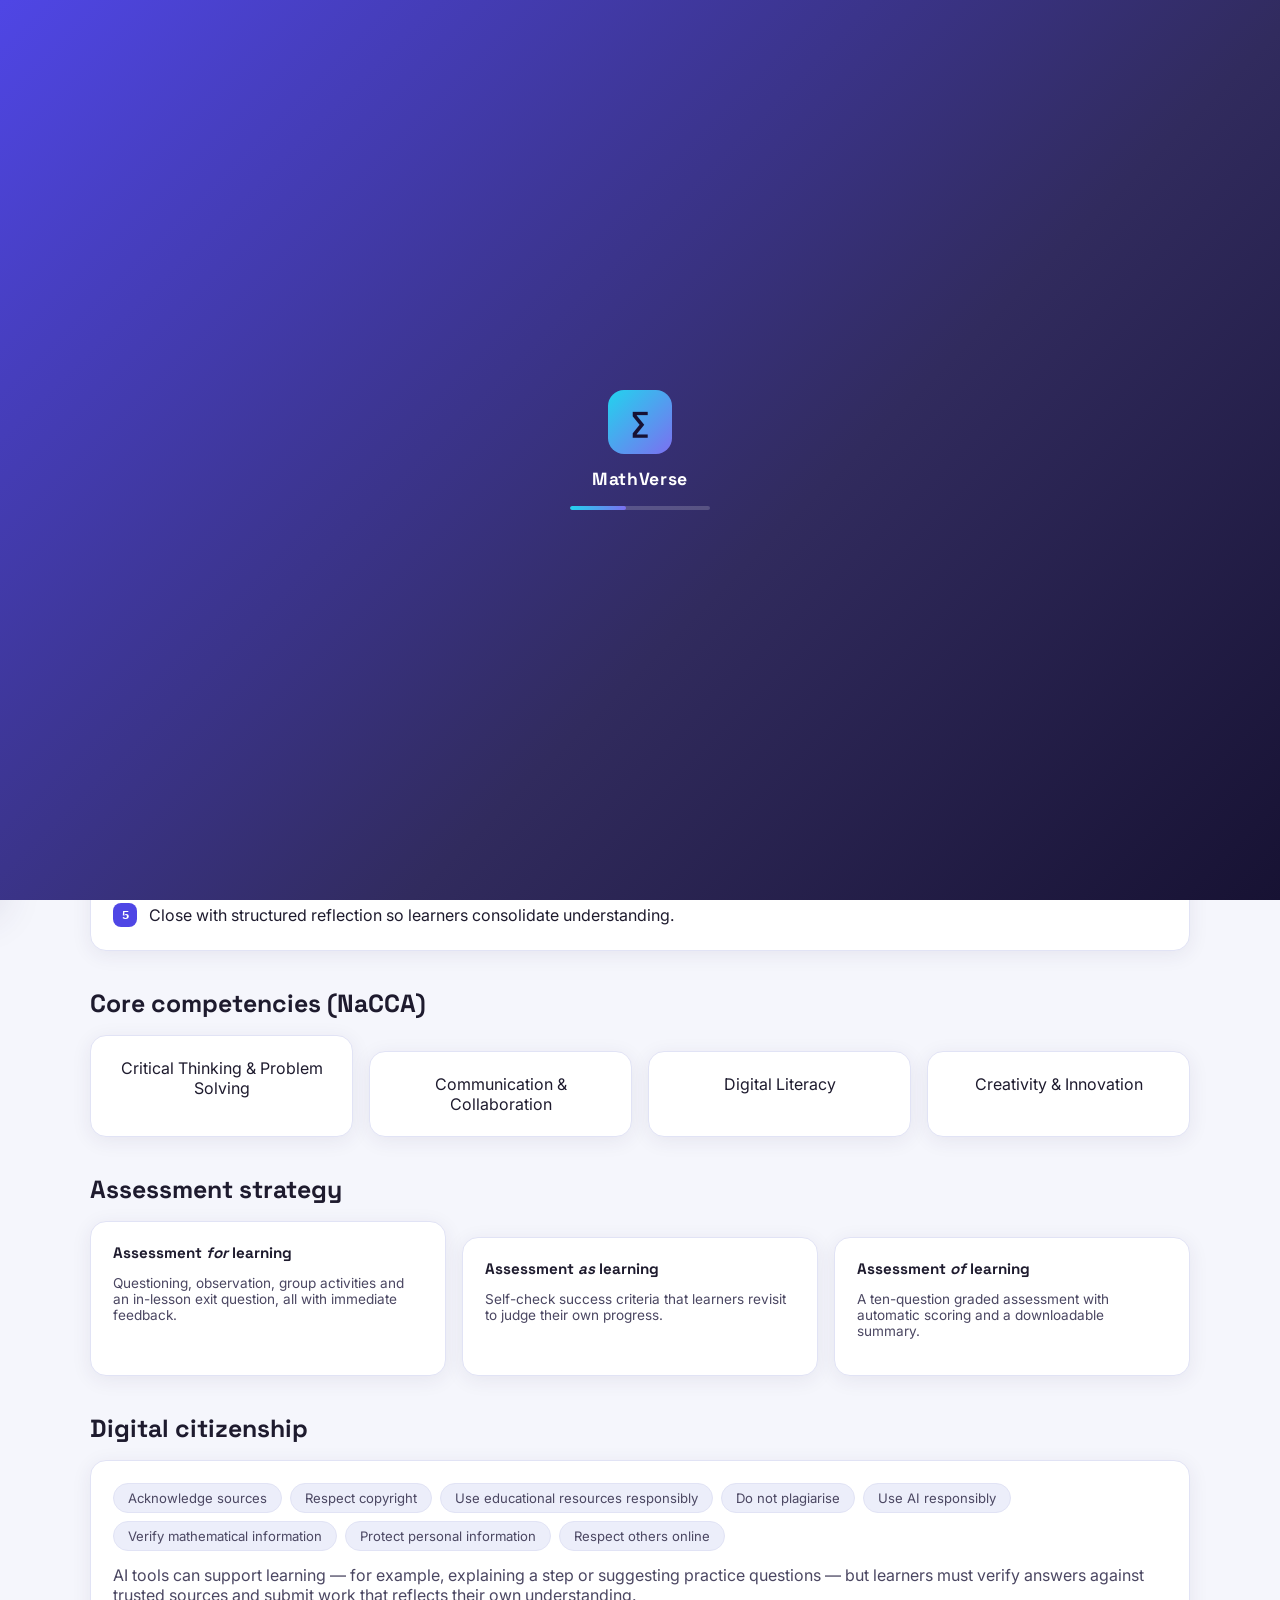
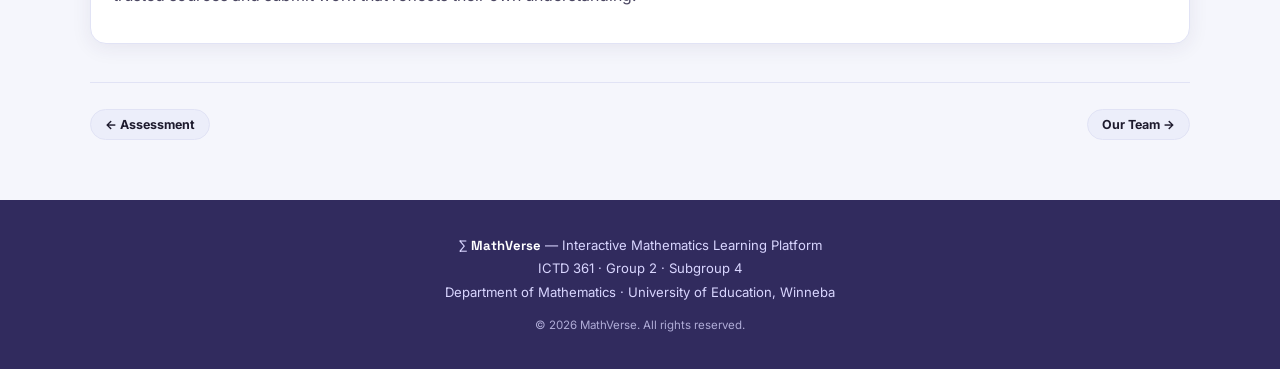
<file: teaching-guide.html>
<!DOCTYPE html>
<html lang="en">
<head>
<meta charset="UTF-8">
<meta name="viewport" content="width=device-width, initial-scale=1.0">
<title>Teaching Guide · MathVerse</title>
<meta name="description" content="Teaching philosophy, learning theory, competencies and digital citizenship.">
<link rel="stylesheet" href="css/style.css">
<link rel="stylesheet" href="css/mobile-responsive.css">
</head>
<body class="is-loading">
<div class="site-loader" id="siteLoader" aria-hidden="true">
  <div class="site-loader-inner">
    <div class="site-loader-mark">&sum;</div>
    <div class="site-loader-text">MathVerse</div>
    <div class="site-loader-bar"><span></span></div>
  </div>
</div>
<script>
/* Runs immediately (not deferred) so a returning visit to ANY page hides
   the loader before first paint — no flash, no delay. Only the very first
   page opened in a browser session leaves it visible for loader.js to
   animate away after ~2s. */
(function(){
  try{
    if(sessionStorage.getItem("mv-visited") === "1"){
      var el = document.getElementById("siteLoader");
      if(el) el.style.display = "none";
      document.body.classList.remove("is-loading");
    }else{
      sessionStorage.setItem("mv-visited", "1");
    }
  }catch(e){ /* private browsing etc. — fail open, just show it once */ }
})();
</script>
<a href="#mainContent" class="skip-link">Skip to main content</a>
<div class="app-shell">
<div class="sidebar-overlay" id="sidebarOverlay"></div>
<aside class="sidebar" id="sidebar" aria-label="Primary navigation">
  <button class="sidebar-close" id="sidebarClose" aria-label="Close menu">&times;</button>
  <div class="brand">
    <div class="brand-mark" aria-hidden="true">&sum;</div>
    <div class="brand-text">
      <div class="brand-name">MathVerse</div>
      <div class="brand-sub">Mathematics Learning</div>
    </div>
  </div>
  <div class="group-tag">
    Group 2 &middot; Subgroup 4<br>
    Department of Mathematics
  </div>
  <ul class="nav-list">
    <li><a href="index.html" ><span class="nav-ico">&#8962;</span> Home</a></li>
    <li><a href="lesson.html" ><span class="nav-ico">&fnof;</span> Lessons</a></li>
    <li><a href="interactive.html" ><span class="nav-ico">&#9881;</span> Interactive Lab</a></li>
    <li><a href="practice.html" ><span class="nav-ico">&#9998;</span> Practice</a></li>
    <li><a href="assessment.html" ><span class="nav-ico">&#9989;</span> Assessment</a></li>
    <li><a href="teaching-guide.html" class="active"><span class="nav-ico">&#128218;</span> Teaching Guide</a></li>
    <li><a href="team.html" ><span class="nav-ico">&#128101;</span> Our Team</a></li>
    <li><a href="references.html" ><span class="nav-ico">&#128279;</span> References</a></li>
    <li><a href="contact.html" ><span class="nav-ico">&#9993;</span> Help &amp; Contact</a></li>
    <li><a href="settings.html" ><span class="nav-ico">&#9881;&#65039;</span> Settings</a></li>
    <li><a href="rating.html" ><span class="nav-ico">&#9733;</span> Rate Us</a></li>
  </ul>
  <div class="sidebar-footer">
    ICTD 361 &middot; Web Technologies for<br>Mathematics Teachers<br>University of Education, Winneba
  </div>
</aside>

<div class="main-col">
  <header class="site-header">
    <button class="hamburger" id="hamburgerBtn" aria-label="Open menu" aria-expanded="false">&#9776;</button>
    <div class="header-title">SHS Mathematics <small>Functions Lesson &middot; Teaching Guide</small></div>
    <div class="search-wrap">
      <span class="search-ico" aria-hidden="true">&#128269;</span>
      <input type="search" id="lessonSearch" placeholder="Search lesson sections&hellip;" aria-label="Search lesson sections">
    </div>
    <div class="header-actions">
      <span id="gmtClock" class="hbtn" aria-live="polite">00:00:00 GMT</span>
      <button class="hbtn" id="calendarBtn" type="button" aria-haspopup="dialog"><span aria-hidden="true">&#128197;</span><span class="lbl">Calendar</span></button>
      <button class="hbtn" id="darkModeBtn" type="button" aria-pressed="false"><span aria-hidden="true">&#127769;</span><span class="lbl">Dark</span></button>
      <button class="hbtn" id="eyeComfortBtn" type="button" aria-pressed="false"><span aria-hidden="true">&#128065;</span><span class="lbl">Eye comfort</span></button>
      <button class="hbtn" id="fontMinusBtn" type="button" aria-label="Decrease font size">A-</button>
      <button class="hbtn" id="fontPlusBtn" type="button" aria-label="Increase font size">A+</button>
    </div>
  </header>

  <main id="mainContent" class="page-content">
<section class="hero" style="padding:34px clamp(20px,5vw,56px);">
  <div class="hero-fx" aria-hidden="true">&#128218;</div>
  <div class="hero-content">
    <span class="badge">TEACHING GUIDE</span>
    <h1 style="font-size:clamp(1.4rem,3.4vw,2rem);">Pedagogy behind MathVerse</h1>
    <p>The philosophy, learning theory, competencies and citizenship principles that shaped this lesson &mdash; useful reference for facilitators and for the practicum presentation.</p>
  </div>
</section>

<section class="section">
  <div class="section-head"><h2>Teaching philosophy</h2></div>
  <div class="card">
    <p>Mathematics should not be presented as a collection of rules to memorise. Learners should actively construct mathematical understanding through exploration, discussion, problem solving and application.</p>
    <p style="margin-top:10px;">The teacher's role is that of a <strong>facilitator</strong>: designing meaningful experiences, asking guiding questions, encouraging participation, and offering support where needed. Technology is used deliberately &mdash; sliders, live graphs and instant feedback &mdash; to make mathematics visible and interactive rather than abstract.</p>
  </div>
</section>

<section class="section">
  <div class="section-head"><h2>Learning theory</h2></div>
  <div class="card">
    <p><strong>Constructivist Learning Theory</strong> guides the lesson design:</p>
    <ol class="numbered-list">
      <li>Activate prior algebra knowledge before introducing new notation.</li>
      <li>Let learners investigate patterns in tables and graphs themselves.</li>
      <li>Use group discussion so learners test ideas against each other.</li>
      <li>Provide teacher guidance through questions, not direct answers.</li>
      <li>Close with structured reflection so learners consolidate understanding.</li>
    </ol>
  </div>
</section>

<section class="section">
  <div class="section-head"><h2>Core competencies (NaCCA)</h2></div>
  <div class="grid grid-4">
    <div class="card" style="text-align:center;">Critical Thinking &amp; Problem Solving</div>
    <div class="card" style="text-align:center;">Communication &amp; Collaboration</div>
    <div class="card" style="text-align:center;">Digital Literacy</div>
    <div class="card" style="text-align:center;">Creativity &amp; Innovation</div>
  </div>
</section>

<section class="section">
  <div class="section-head"><h2>Assessment strategy</h2></div>
  <div class="grid grid-3">
    <div class="card">
      <h3 style="font-size:.95rem;">Assessment <em>for</em> learning</h3>
      <p style="color:var(--ink-soft);font-size:.85rem;">Questioning, observation, group activities and an in-lesson exit question, all with immediate feedback.</p>
    </div>
    <div class="card">
      <h3 style="font-size:.95rem;">Assessment <em>as</em> learning</h3>
      <p style="color:var(--ink-soft);font-size:.85rem;">Self-check success criteria that learners revisit to judge their own progress.</p>
    </div>
    <div class="card">
      <h3 style="font-size:.95rem;">Assessment <em>of</em> learning</h3>
      <p style="color:var(--ink-soft);font-size:.85rem;">A ten-question graded assessment with automatic scoring and a downloadable summary.</p>
    </div>
  </div>
</section>

<section class="section">
  <div class="section-head"><h2>Digital citizenship</h2></div>
  <div class="card">
    <ul class="pill-list">
      <li class="pill">Acknowledge sources</li><li class="pill">Respect copyright</li>
      <li class="pill">Use educational resources responsibly</li><li class="pill">Do not plagiarise</li>
      <li class="pill">Use AI responsibly</li><li class="pill">Verify mathematical information</li>
      <li class="pill">Protect personal information</li><li class="pill">Respect others online</li>
    </ul>
    <p style="margin-top:14px;color:var(--ink-soft);">AI tools can support learning &mdash; for example, explaining a step or suggesting practice questions &mdash; but learners must verify answers against trusted sources and submit work that reflects their own understanding.</p>
  </div>
</section>

<nav class="bottom-nav" aria-label="Section navigation">
  <a href="assessment.html" class="btn btn-secondary btn-sm">&larr; Assessment</a>
  <a href="team.html" class="btn btn-secondary btn-sm">Our Team &rarr;</a>
</nav>
  </main>

  <footer class="site-footer">
    <div>&sum; <strong>MathVerse</strong> &mdash; Interactive Mathematics Learning Platform</div>
    <div>ICTD 361 &middot; Group 2 &middot; Subgroup 4</div>
    <div>Department of Mathematics &middot; University of Education, Winneba</div>
    <div style="margin-top:10px;font-size:.72rem;opacity:.75;">&copy; 2026 MathVerse. All rights reserved.</div>
  </footer>
</div>
</div>

<button class="back-to-top" id="backToTop" aria-label="Back to top">&uarr;</button>

<div class="modal-overlay" id="calendarModal" role="dialog" aria-modal="true" aria-labelledby="calendarModalTitle">
  <div class="modal-box">
    <button class="modal-close" id="calendarClose" aria-label="Close calendar">&times;</button>
    <div id="calendarModalTitle" style="font-family:var(--font-display);font-weight:600;color:var(--ink-soft);font-size:.85rem;">TODAY'S DATE</div>
    <div class="cal-date-big" id="calendarDate">--</div>
    <div id="calendarDay" style="color:var(--ink-soft);font-size:.85rem;">&nbsp;</div>
  </div>
</div>

<script src="js/main.js" defer></script>

<script src="js/mobile-responsive.js"></script>
</body>
</html>
</file>
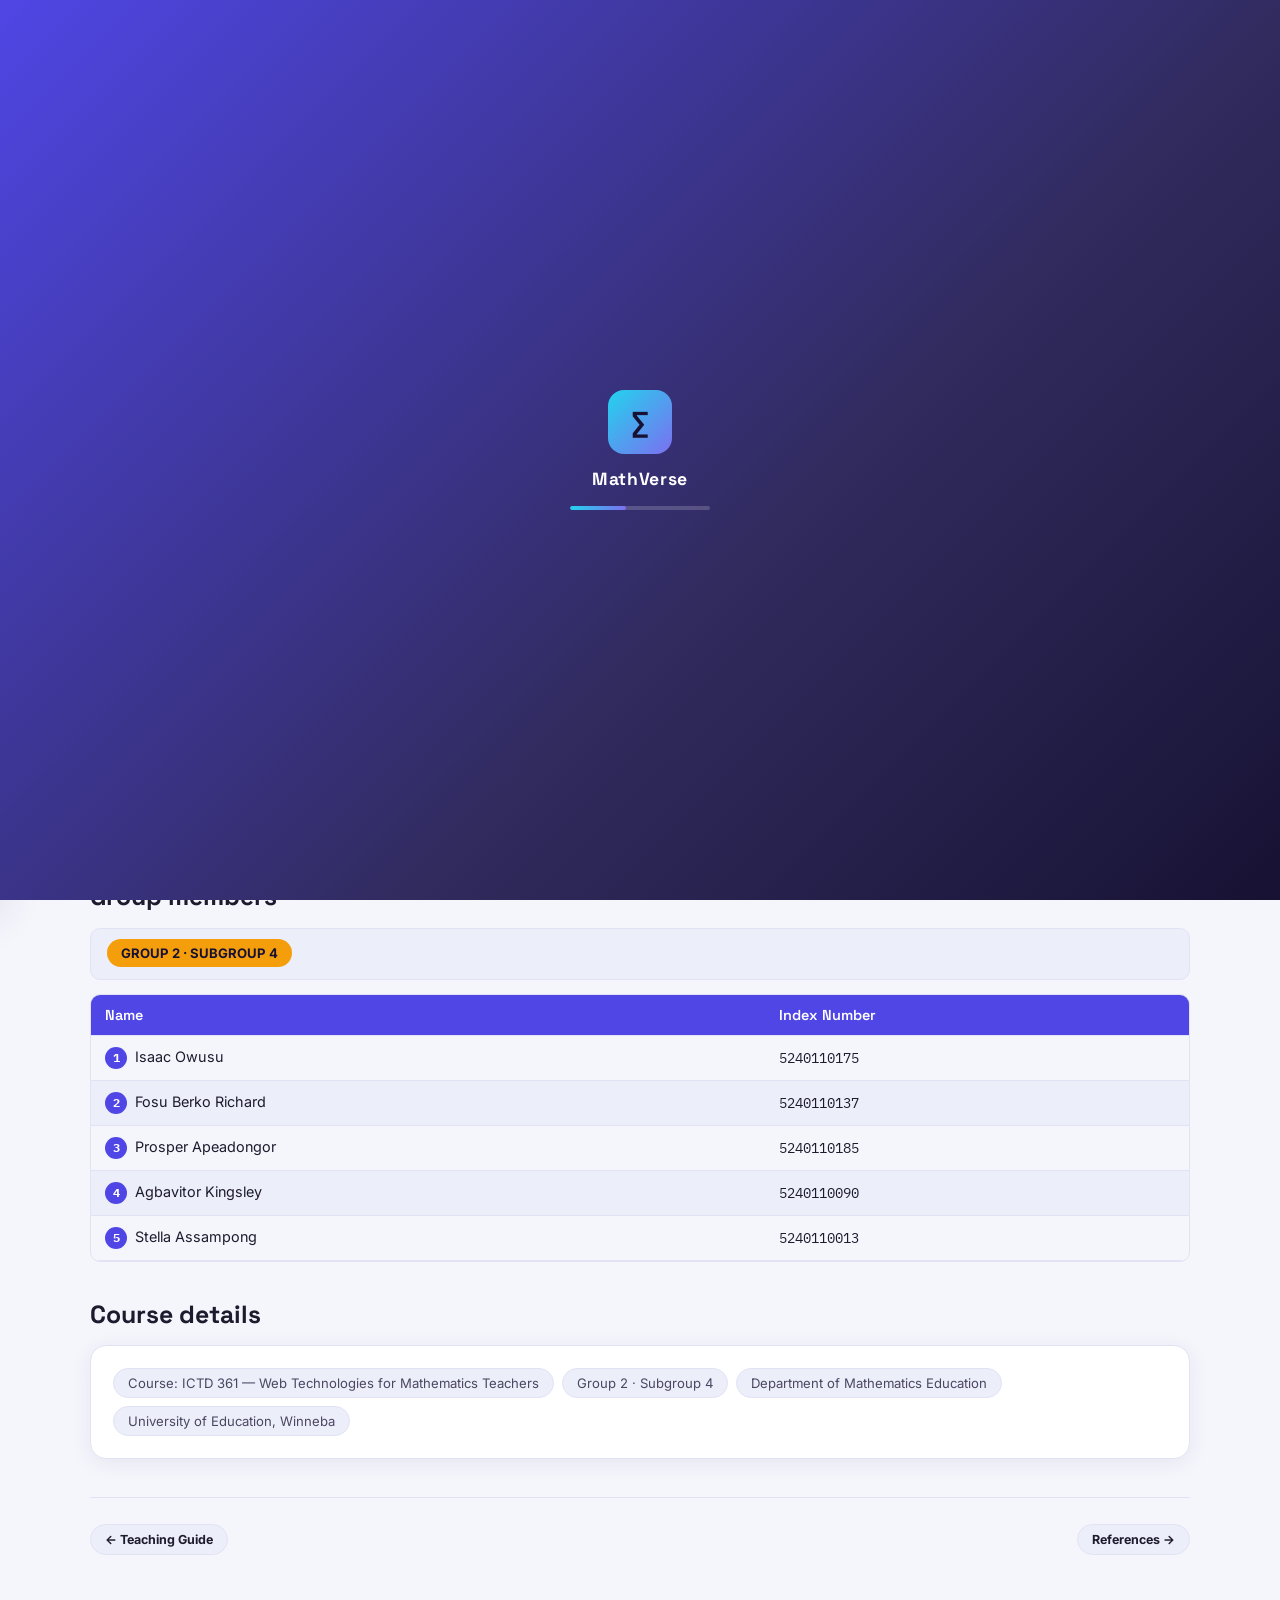
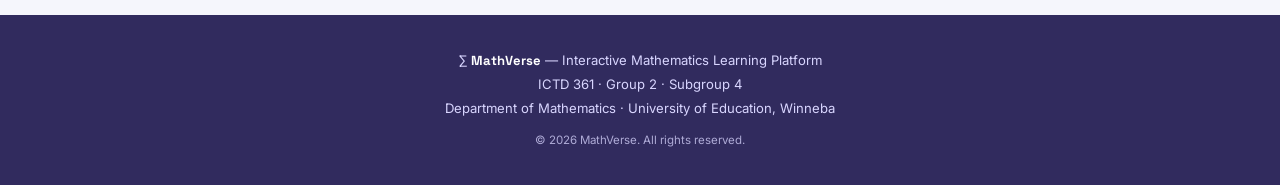
<file: team.html>
<!DOCTYPE html>
<html lang="en">
<head>
<meta charset="UTF-8">
<meta name="viewport" content="width=device-width, initial-scale=1.0">
<title>Our Team · MathVerse</title>
<meta name="description" content="Group 2, Subgroup 4 — ICTD 361, Department of Mathematics, UEW.">
<link rel="stylesheet" href="css/style.css">
<link rel="stylesheet" href="css/mobile-responsive.css">
</head>
<body class="is-loading">
<div class="site-loader" id="siteLoader" aria-hidden="true">
  <div class="site-loader-inner">
    <div class="site-loader-mark">&sum;</div>
    <div class="site-loader-text">MathVerse</div>
    <div class="site-loader-bar"><span></span></div>
  </div>
</div>
<script>
/* Runs immediately (not deferred) so a returning visit to ANY page hides
   the loader before first paint — no flash, no delay. Only the very first
   page opened in a browser session leaves it visible for loader.js to
   animate away after ~2s. */
(function(){
  try{
    if(sessionStorage.getItem("mv-visited") === "1"){
      var el = document.getElementById("siteLoader");
      if(el) el.style.display = "none";
      document.body.classList.remove("is-loading");
    }else{
      sessionStorage.setItem("mv-visited", "1");
    }
  }catch(e){ /* private browsing etc. — fail open, just show it once */ }
})();
</script>
<a href="#mainContent" class="skip-link">Skip to main content</a>
<div class="app-shell">
<div class="sidebar-overlay" id="sidebarOverlay"></div>
<aside class="sidebar" id="sidebar" aria-label="Primary navigation">
  <button class="sidebar-close" id="sidebarClose" aria-label="Close menu">&times;</button>
  <div class="brand">
    <div class="brand-mark" aria-hidden="true">&sum;</div>
    <div class="brand-text">
      <div class="brand-name">MathVerse</div>
      <div class="brand-sub">Mathematics Learning</div>
    </div>
  </div>
  <div class="group-tag">
    Group 2 &middot; Subgroup 4<br>
    Department of Mathematics
  </div>
  <ul class="nav-list">
    <li><a href="index.html" ><span class="nav-ico">&#8962;</span> Home</a></li>
    <li><a href="lesson.html" ><span class="nav-ico">&fnof;</span> Lessons</a></li>
    <li><a href="interactive.html" ><span class="nav-ico">&#9881;</span> Interactive Lab</a></li>
    <li><a href="practice.html" ><span class="nav-ico">&#9998;</span> Practice</a></li>
    <li><a href="assessment.html" ><span class="nav-ico">&#9989;</span> Assessment</a></li>
    <li><a href="teaching-guide.html" ><span class="nav-ico">&#128218;</span> Teaching Guide</a></li>
    <li><a href="team.html" class="active"><span class="nav-ico">&#128101;</span> Our Team</a></li>
    <li><a href="references.html" ><span class="nav-ico">&#128279;</span> References</a></li>
    <li><a href="contact.html" ><span class="nav-ico">&#9993;</span> Help &amp; Contact</a></li>
    <li><a href="settings.html" ><span class="nav-ico">&#9881;&#65039;</span> Settings</a></li>
    <li><a href="rating.html" ><span class="nav-ico">&#9733;</span> Rate Us</a></li>
  </ul>
  <div class="sidebar-footer">
    ICTD 361 &middot; Web Technologies for<br>Mathematics Teachers<br>University of Education, Winneba
  </div>
</aside>

<div class="main-col">
  <header class="site-header">
    <button class="hamburger" id="hamburgerBtn" aria-label="Open menu" aria-expanded="false">&#9776;</button>
    <div class="header-title">SHS Mathematics <small>Functions Lesson &middot; Our Team</small></div>
    <div class="search-wrap">
      <span class="search-ico" aria-hidden="true">&#128269;</span>
      <input type="search" id="lessonSearch" placeholder="Search lesson sections&hellip;" aria-label="Search lesson sections">
    </div>
    <div class="header-actions">
      <span id="gmtClock" class="hbtn" aria-live="polite">00:00:00 GMT</span>
      <button class="hbtn" id="calendarBtn" type="button" aria-haspopup="dialog"><span aria-hidden="true">&#128197;</span><span class="lbl">Calendar</span></button>
      <button class="hbtn" id="darkModeBtn" type="button" aria-pressed="false"><span aria-hidden="true">&#127769;</span><span class="lbl">Dark</span></button>
      <button class="hbtn" id="eyeComfortBtn" type="button" aria-pressed="false"><span aria-hidden="true">&#128065;</span><span class="lbl">Eye comfort</span></button>
      <button class="hbtn" id="fontMinusBtn" type="button" aria-label="Decrease font size">A-</button>
      <button class="hbtn" id="fontPlusBtn" type="button" aria-label="Increase font size">A+</button>
    </div>
  </header>

  <main id="mainContent" class="page-content">
<section class="hero" style="padding:34px clamp(20px,5vw,56px);">
  <div class="hero-fx" aria-hidden="true">&#128101;</div>
  <div class="hero-content">
    <span class="badge">OUR TEAM</span>
    <h1 style="font-size:clamp(1.4rem,3.4vw,2rem);">Group 2 &middot; Subgroup 4</h1>
    <p>ICTD 361 &mdash; Web Technologies for Mathematics Teachers, Department of Mathematics, University of Education, Winneba.</p>
  </div>
</section>

<section class="section">
  <div class="section-head"><h2>Team members</h2></div>
  <div class="grid grid-3">
    <div class="card team-card">
      <div class="avatar"><img src="images/team-isaac-owusu.jpg" alt="Photo of Isaac Owusu"></div>
      <h3 style="font-size:1rem;">Isaac Owusu</h3>
      <p style="color:var(--ink-soft);font-size:.85rem;">Lesson content &amp; curriculum alignment</p>
    </div>
    <div class="card team-card">
      <div class="avatar">R</div>
      <h3 style="font-size:1rem;">Fosu Berko Richard</h3>
      <p style="color:var(--ink-soft);font-size:.85rem;">HTML &amp; CSS design</p>
    </div>
    <div class="card team-card">
      <div class="avatar">S</div>
      <h3 style="font-size:1rem;">Stella Assampong</h3>
      <p style="color:var(--ink-soft);font-size:.85rem;">JavaScript interactivity</p>
    </div>
    <div class="card team-card">
      <div class="avatar">P</div>
      <h3 style="font-size:1rem;">Prosper Apeadongor</h3>
      <p style="color:var(--ink-soft);font-size:.85rem;">Assessment &amp; testing</p>
    </div>
    <div class="card team-card">
      <div class="avatar">K</div>
      <h3 style="font-size:1rem;">Agbavitor Kingsley</h3>
      <p style="color:var(--ink-soft);font-size:.85rem;">Presentation &amp; documentation</p>
    </div>
  </div>
</section>

<section class="section">
  <div class="section-head"><h2>Group members</h2></div>
  <div class="notice-box" style="margin-bottom:14px;">
    <span class="pill" style="background:var(--amber-500);color:#171233;font-weight:700;border:none;">GROUP 2 &middot; SUBGROUP 4</span>
  </div>
  <div class="table-wrap">
    <table>
      <thead>
        <tr><th>Name</th><th>Index Number</th></tr>
      </thead>
      <tbody>
        <tr>
          <td><span class="mono" style="display:inline-flex;width:22px;height:22px;font-size:.72rem;margin-right:8px;vertical-align:middle;background:var(--violet-700);color:#fff;border-radius:50%;align-items:center;justify-content:center;font-weight:700;">1</span>Isaac Owusu</td>
          <td class="mono">5240110175</td>
        </tr>
        <tr>
          <td><span class="mono" style="display:inline-flex;width:22px;height:22px;font-size:.72rem;margin-right:8px;vertical-align:middle;background:var(--violet-700);color:#fff;border-radius:50%;align-items:center;justify-content:center;font-weight:700;">2</span>Fosu Berko Richard</td>
          <td class="mono">5240110137</td>
        </tr>
        <tr>
          <td><span class="mono" style="display:inline-flex;width:22px;height:22px;font-size:.72rem;margin-right:8px;vertical-align:middle;background:var(--violet-700);color:#fff;border-radius:50%;align-items:center;justify-content:center;font-weight:700;">3</span>Prosper Apeadongor</td>
          <td class="mono">5240110185</td>
        </tr>
        <tr>
          <td><span class="mono" style="display:inline-flex;width:22px;height:22px;font-size:.72rem;margin-right:8px;vertical-align:middle;background:var(--violet-700);color:#fff;border-radius:50%;align-items:center;justify-content:center;font-weight:700;">4</span>Agbavitor Kingsley</td>
          <td class="mono">5240110090</td>
        </tr>
        <tr>
          <td><span class="mono" style="display:inline-flex;width:22px;height:22px;font-size:.72rem;margin-right:8px;vertical-align:middle;background:var(--violet-700);color:#fff;border-radius:50%;align-items:center;justify-content:center;font-weight:700;">5</span>Stella Assampong</td>
          <td class="mono">5240110013</td>
        </tr>
      </tbody>
    </table>
  </div>
</section>

<section class="section">
  <div class="section-head"><h2>Course details</h2></div>
  <div class="card">
    <ul class="pill-list">
      <li class="pill">Course: ICTD 361 &mdash; Web Technologies for Mathematics Teachers</li>
      <li class="pill">Group 2 &middot; Subgroup 4</li>
      <li class="pill">Department of Mathematics Education</li>
      <li class="pill">University of Education, Winneba</li>
    </ul>
  </div>
</section>

<nav class="bottom-nav" aria-label="Section navigation">
  <a href="teaching-guide.html" class="btn btn-secondary btn-sm">&larr; Teaching Guide</a>
  <a href="references.html" class="btn btn-secondary btn-sm">References &rarr;</a>
</nav>
  </main>

  <footer class="site-footer">
    <div>&sum; <strong>MathVerse</strong> &mdash; Interactive Mathematics Learning Platform</div>
    <div>ICTD 361 &middot; Group 2 &middot; Subgroup 4</div>
    <div>Department of Mathematics &middot; University of Education, Winneba</div>
    <div style="margin-top:10px;font-size:.72rem;opacity:.75;">&copy; 2026 MathVerse. All rights reserved.</div>
  </footer>
</div>
</div>

<button class="back-to-top" id="backToTop" aria-label="Back to top">&uarr;</button>

<div class="modal-overlay" id="calendarModal" role="dialog" aria-modal="true" aria-labelledby="calendarModalTitle">
  <div class="modal-box">
    <button class="modal-close" id="calendarClose" aria-label="Close calendar">&times;</button>
    <div id="calendarModalTitle" style="font-family:var(--font-display);font-weight:600;color:var(--ink-soft);font-size:.85rem;">TODAY'S DATE</div>
    <div class="cal-date-big" id="calendarDate">--</div>
    <div id="calendarDay" style="color:var(--ink-soft);font-size:.85rem;">&nbsp;</div>
  </div>
</div>

<script src="js/main.js" defer></script>

<script src="js/mobile-responsive.js"></script>
</body>
</html>
</file>
<file: css/style.css>
/* ==========================================================================
   MATHVERSE — SHARED STYLESHEET
   ICTD 361 · Group 2 · Subgroup 4
   Design tokens: indigo/violet primary, cyan accent, graph-paper motif
   ========================================================================== */

@import url('https://fonts.googleapis.com/css2?family=Space+Grotesk:wght@500;600;700&family=Inter:wght@400;500;600;700&family=IBM+Plex+Mono:wght@400;500;600&display=swap');

:root{
  /* Color tokens */
  --ink:#1E1B2E;
  --ink-soft:#4B4762;
  --violet-900:#312B5E;
  --violet-700:#4F46E5;
  --violet-600:#6153E8;
  --violet-500:#7C6FF0;
  --cyan-500:#06B6D4;
  --cyan-400:#22D3EE;
  --amber-500:#F59E0B;
  --green-500:#10B981;
  --red-500:#EF4444;
  --bg:#F5F6FC;
  --bg-alt:#ECEEFA;
  --card:#FFFFFF;
  --border:#E1E3F5;
  --shadow: 0 4px 20px rgba(49,43,94,0.08);
  --shadow-lg: 0 14px 40px rgba(49,43,94,0.14);

  /* Type */
  --font-display:'Space Grotesk', sans-serif;
  --font-body:'Inter', sans-serif;
  --font-mono:'IBM Plex Mono', monospace;

  /* Layout */
  --sidebar-w:264px;
  --header-h:68px;
  --radius:16px;
  --radius-sm:10px;
  --lesson-font-scale:1;

  --transition: 200ms ease;
}

/* Dark mode tokens */
body.dark-mode{
  --ink:#EEEFFB;
  --ink-soft:#B9BBDD;
  --bg:#15132A;
  --bg-alt:#1D1A38;
  --card:#211E3F;
  --border:#332F5C;
  --shadow: 0 4px 20px rgba(0,0,0,0.35);
  --shadow-lg: 0 14px 40px rgba(0,0,0,0.5);
}

/* Eye comfort mode (warmer, softer) */
body.eye-comfort{
  --bg:#F7F1E7;
  --bg-alt:#F0E8D8;
  --card:#FBF6EC;
  --border:#E7DCC4;
  --ink:#2E2A20;
  --ink-soft:#5C5544;
}
body.eye-comfort.dark-mode{
  --bg:#1E1A12;
  --bg-alt:#251F16;
  --card:#2A2419;
  --border:#3B3222;
  --ink:#F1E9D8;
  --ink-soft:#C9BE9F;
}

*,*::before,*::after{ box-sizing:border-box; }
html{ scroll-behavior:smooth; }

body{
  margin:0;
  font-family:var(--font-body);
  background:var(--bg);
  color:var(--ink);
  transition:background var(--transition), color var(--transition);
  min-height:100vh;
  overflow-x:hidden;
}

img{ max-width:100%; display:block; }
a{ color:var(--violet-700); }
body.dark-mode a{ color:var(--cyan-400); }

h1,h2,h3,h4{
  font-family:var(--font-display);
  color:var(--ink);
  line-height:1.2;
  margin:0 0 .5em;
}

.eq, code, .mono{ font-family:var(--font-mono); }

:focus-visible{
  outline:3px solid var(--cyan-500);
  outline-offset:2px;
}

.skip-link{
  position:absolute; left:-999px; top:0;
  background:var(--violet-700); color:#fff; padding:10px 16px;
  border-radius:0 0 8px 0; z-index:999;
}
.skip-link:focus{ left:0; }

/* ==========================================================================
   APP SHELL
   ========================================================================== */
.app-shell{
  display:flex;
  min-height:100vh;
}

/* ---- Sidebar ---- */
.sidebar{
  width:var(--sidebar-w);
  flex-shrink:0;
  background:linear-gradient(180deg,var(--violet-900),#221E45 70%);
  color:#EDEBFF;
  position:fixed;
  top:0; left:0; bottom:0;
  padding:24px 18px;
  display:flex;
  flex-direction:column;
  gap:22px;
  z-index:60;
  transition:transform var(--transition);
  overflow-y:auto;
  transform:translateX(-100%);
  box-shadow:var(--shadow-lg);
}
.sidebar.open{ transform:translateX(0); }
.brand{
  display:flex; align-items:center; gap:10px;
  padding-bottom:16px;
  border-bottom:1px solid rgba(255,255,255,0.14);
}
.brand-mark{
  width:42px; height:42px; border-radius:12px;
  background:linear-gradient(135deg,var(--cyan-400),var(--violet-500));
  display:flex; align-items:center; justify-content:center;
  font-family:var(--font-display); font-weight:700; font-size:1.3rem; color:#171233;
  flex-shrink:0;
}
.brand-text .brand-name{ font-family:var(--font-display); font-weight:700; font-size:1.05rem; }
.brand-text .brand-sub{ font-size:.72rem; opacity:.7; }

.group-tag{
  font-size:.75rem; line-height:1.6; opacity:.85;
  background:rgba(255,255,255,0.06);
  border:1px solid rgba(255,255,255,0.1);
  border-radius:var(--radius-sm);
  padding:10px 12px;
}

.nav-list{ list-style:none; margin:0; padding:0; display:flex; flex-direction:column; gap:4px; }
.nav-list a{
  display:flex; align-items:center; gap:10px;
  color:#D9D6FF; text-decoration:none;
  padding:10px 12px; border-radius:var(--radius-sm);
  font-size:.92rem; font-weight:500;
  transition:background var(--transition), color var(--transition);
}
.nav-list a .nav-ico{ width:20px; text-align:center; }
.nav-list a:hover{ background:rgba(255,255,255,0.08); color:#fff; }
.nav-list a.active{
  background:linear-gradient(90deg,var(--cyan-500),var(--violet-500));
  color:#0F0C25; font-weight:700;
}

.sidebar-footer{ margin-top:auto; font-size:.7rem; opacity:.6; line-height:1.6; }

.sidebar-close{
  display:block;
  position:absolute; top:16px; right:16px;
  background:none; border:none; color:#fff; font-size:1.4rem; cursor:pointer;
}

.sidebar-overlay{
  display:none;
  position:fixed; inset:0; background:rgba(15,12,37,0.55);
  z-index:55;
}
.sidebar-overlay.show{ display:block; }

/* ---- Main column ---- */
.main-col{
  margin-left:0;
  flex:1;
  min-width:0;
  display:flex; flex-direction:column;
}

/* ---- Header ---- */
.site-header{
  position:sticky; top:0; z-index:50;
  height:var(--header-h);
  background:var(--card);
  border-bottom:1px solid var(--border);
  display:flex; align-items:center; gap:14px;
  padding:0 20px;
  box-shadow:var(--shadow);
}
.hamburger{
  display:flex; align-items:center; justify-content:center;
  background:none; border:1px solid var(--border); border-radius:8px;
  width:38px; height:38px; cursor:pointer; color:var(--ink);
  font-size:1.1rem; flex-shrink:0;
}
.header-title{ font-family:var(--font-display); font-weight:600; font-size:1.02rem; white-space:nowrap; }
.header-title small{ display:block; font-family:var(--font-body); font-weight:400; font-size:.7rem; color:var(--ink-soft); }

.search-wrap{
  flex:1; max-width:340px; min-width:120px;
  position:relative;
}
.search-wrap input{
  width:100%; padding:9px 14px 9px 34px; border-radius:999px;
  border:1px solid var(--border); background:var(--bg-alt); color:var(--ink);
  font-size:.85rem;
}
.search-wrap .search-ico{ position:absolute; left:12px; top:50%; transform:translateY(-50%); opacity:.6; font-size:.85rem; }

.header-actions{ display:flex; align-items:center; gap:6px; margin-left:auto; flex-wrap:wrap; }
.hbtn{
  border:1px solid var(--border); background:var(--bg-alt); color:var(--ink);
  border-radius:8px; padding:7px 10px; font-size:.78rem; cursor:pointer;
  display:flex; align-items:center; gap:6px; font-family:var(--font-body); font-weight:600;
  transition:background var(--transition);
  white-space:nowrap;
}
.hbtn:hover{ background:var(--border); }
.hbtn.active-toggle{ background:var(--violet-700); color:#fff; border-color:var(--violet-700); }
#gmtClock{ font-family:var(--font-mono); font-size:.78rem; }

/* ---- Calendar modal ---- */
.modal-overlay{
  position:fixed; inset:0; background:rgba(15,12,37,0.5);
  display:none; align-items:center; justify-content:center; z-index:200; padding:16px;
}
.modal-overlay.show{ display:flex; }
.modal-box{
  background:var(--card); border-radius:var(--radius); padding:26px;
  max-width:340px; width:100%; box-shadow:var(--shadow-lg); text-align:center;
  position:relative; border:1px solid var(--border);
}
.modal-close{
  position:absolute; top:12px; right:14px; background:none; border:none;
  font-size:1.3rem; cursor:pointer; color:var(--ink-soft);
}
.cal-date-big{ font-family:var(--font-display); font-size:1.5rem; margin:14px 0 4px; color:var(--violet-700); }
body.dark-mode .cal-date-big{ color:var(--cyan-400); }

/* ==========================================================================
   MAIN CONTENT WRAPPER
   ========================================================================== */
.page-content{
  padding:28px clamp(16px,4vw,40px) 60px;
  max-width:1180px;
  width:100%;
  margin:0 auto;
  font-size:calc(1rem * var(--lesson-font-scale));
}

/* ---- Hero ---- */
.hero{
  position:relative; overflow:hidden;
  background:linear-gradient(120deg,var(--violet-700),#5E4FE0 55%,var(--cyan-500));
  border-radius:24px; padding:44px clamp(20px,5vw,56px);
  color:#fff; margin-bottom:34px;
  box-shadow:var(--shadow-lg);
}
.hero::before{
  content:"";
  position:absolute; inset:0;
  background-image:
    linear-gradient(rgba(255,255,255,0.09) 1px, transparent 1px),
    linear-gradient(90deg, rgba(255,255,255,0.09) 1px, transparent 1px);
  background-size:32px 32px;
  opacity:.5;
}
.hero-fx{
  position:absolute; right:clamp(-10px,2vw,40px); bottom:-30px;
  font-family:var(--font-display); font-weight:700;
  font-size:clamp(4rem,14vw,9rem); color:rgba(255,255,255,0.14);
  pointer-events:none; user-select:none;
}
.hero-content{ position:relative; max-width:640px; }
.badge{
  display:inline-block; background:rgba(255,255,255,0.18);
  border:1px solid rgba(255,255,255,0.35);
  padding:5px 14px; border-radius:999px; font-size:.72rem;
  letter-spacing:.08em; font-weight:700; margin-bottom:14px;
}
.hero h1{ color:#fff; font-size:clamp(1.7rem,4vw,2.5rem); margin-bottom:12px; }
.hero p{ color:rgba(255,255,255,0.92); line-height:1.6; margin-bottom:22px; }
.hero-btns{ display:flex; gap:12px; flex-wrap:wrap; }

.btn{
  display:inline-flex; align-items:center; gap:8px;
  border-radius:999px; padding:11px 22px; font-weight:700; font-size:.88rem;
  cursor:pointer; border:none; text-decoration:none; font-family:var(--font-body);
  transition:transform var(--transition), box-shadow var(--transition), background var(--transition);
}
.btn:hover{ transform:translateY(-2px); }
.btn-light{ background:#fff; color:var(--violet-700); }
.btn-outline-light{ background:transparent; color:#fff; border:1.5px solid rgba(255,255,255,0.6); }
.btn-primary{ background:var(--violet-700); color:#fff; box-shadow:0 6px 18px rgba(79,70,229,0.35); }
.btn-primary:hover{ background:var(--violet-600); }
.btn-secondary{ background:var(--bg-alt); color:var(--ink); border:1px solid var(--border); }
.btn-success{ background:var(--green-500); color:#fff; }
.btn-outline{ background:transparent; border:1.5px solid var(--violet-700); color:var(--violet-700); }
body.dark-mode .btn-outline{ color:var(--cyan-400); border-color:var(--cyan-400); }
.btn:disabled{ opacity:.5; cursor:not-allowed; transform:none; }
.btn-sm{ padding:7px 14px; font-size:.78rem; }

/* ---- Section / Cards ---- */
.section{ margin-bottom:38px; scroll-margin-top:calc(var(--header-h) + 12px); }
.section-head{ display:flex; align-items:baseline; gap:10px; margin-bottom:16px; flex-wrap:wrap; }
.section-num{
  font-family:var(--font-mono); color:var(--cyan-500); font-weight:600; font-size:.85rem;
}
.section-head h2{ font-size:clamp(1.2rem,2.4vw,1.55rem); margin:0; }
.section-desc{ color:var(--ink-soft); margin-top:-8px; margin-bottom:16px; line-height:1.6; }

.card{
  background:var(--card); border:1px solid var(--border); border-radius:var(--radius);
  padding:22px; box-shadow:var(--shadow);
}
.card + .card{ margin-top:16px; }
.grid{ display:grid; gap:16px; }
.grid-2{ grid-template-columns:repeat(auto-fit,minmax(260px,1fr)); }
.grid-3{ grid-template-columns:repeat(auto-fit,minmax(220px,1fr)); }
.grid-4{ grid-template-columns:repeat(auto-fit,minmax(180px,1fr)); }

.pill-list{ list-style:none; padding:0; margin:0; display:flex; flex-wrap:wrap; gap:8px; }
.pill{
  background:var(--bg-alt); border:1px solid var(--border); border-radius:999px;
  padding:6px 14px; font-size:.82rem; color:var(--ink-soft);
}

.numbered-list{ padding-left:0; list-style:none; counter-reset:num; display:flex; flex-direction:column; gap:10px; margin:0;}
.numbered-list li{
  counter-increment:num; padding-left:36px; position:relative; line-height:1.55;
}
.numbered-list li::before{
  content:counter(num); position:absolute; left:0; top:0;
  width:24px; height:24px; border-radius:8px;
  background:var(--violet-700); color:#fff; font-size:.72rem; font-weight:700;
  display:flex; align-items:center; justify-content:center; font-family:var(--font-mono);
}

.equation-block{
  background:var(--bg-alt); border-left:4px solid var(--violet-700);
  border-radius:0 var(--radius-sm) var(--radius-sm) 0;
  padding:14px 18px; font-family:var(--font-mono); font-size:1.05rem;
  margin:12px 0; overflow-x:auto; color:var(--ink);
}
.equation-block.center{ text-align:center; }

.check-item{
  display:flex; align-items:flex-start; gap:10px; padding:9px 0;
  border-bottom:1px dashed var(--border);
}
.check-item:last-child{ border-bottom:none; }
.check-item input{ width:18px; height:18px; margin-top:2px; accent-color:var(--violet-700); flex-shrink:0; }
.check-item label{ line-height:1.5; cursor:pointer; }
.check-item.done label{ text-decoration:line-through; color:var(--ink-soft); }

table{ width:100%; border-collapse:collapse; }
.table-wrap{ overflow-x:auto; border-radius:var(--radius-sm); border:1px solid var(--border); }
.table-wrap table{ min-width:420px; }
th,td{ padding:11px 14px; text-align:left; border-bottom:1px solid var(--border); font-size:.9rem; }
thead th{ background:var(--violet-700); color:#fff; font-family:var(--font-display); font-weight:600; }
tbody tr:nth-child(even){ background:var(--bg-alt); }

.canvas-wrap{
  background:var(--card); border:1px solid var(--border); border-radius:var(--radius-sm);
  padding:12px; text-align:center;
}
canvas{ max-width:100%; background:var(--bg-alt); border-radius:8px; }
.slider-row{ display:flex; align-items:center; gap:12px; margin-top:12px; flex-wrap:wrap; justify-content:center; }
input[type="range"]{ accent-color:var(--violet-700); flex:1; min-width:140px; }

.hint-box, .solution-box{
  margin-top:10px; padding:12px 14px; border-radius:var(--radius-sm);
  font-size:.88rem; display:none; line-height:1.55;
}
.hint-box.show, .solution-box.show{ display:block; }
.hint-box{ background:#FFF7E6; border:1px solid #F5D48A; color:#7A5A00; }
.solution-box{ background:#EAF9F0; border:1px solid #A6E7C1; color:#0F5C34; }
body.dark-mode .hint-box{ background:#3A2F12; border-color:#5c4a1c; color:#F5D48A; }
body.dark-mode .solution-box{ background:#0F2A1D; border-color:#1E4A34; color:#8FE3B5; }

.feedback-msg{ margin-top:10px; padding:10px 14px; border-radius:8px; font-size:.85rem; font-weight:600; display:none; }
.feedback-msg.show{ display:block; }
.feedback-msg.correct{ background:#EAF9F0; color:#0F5C34; }
.feedback-msg.incorrect{ background:#FDEDED; color:#9B2226; }

.img-figure{ margin:0; }
.img-figure figcaption{ font-size:.8rem; color:var(--ink-soft); margin-top:8px; line-height:1.5; }
.img-illustration{ width:100%; border-radius:var(--radius-sm); border:1px solid var(--border); }

.step-card{
  background:linear-gradient(135deg,var(--bg-alt),var(--card));
  border:1px solid var(--border); border-radius:var(--radius-sm);
  padding:14px 16px; display:flex; gap:12px; align-items:center;
}
.step-card .step-no{
  font-family:var(--font-display); font-weight:700; color:#fff; background:var(--violet-700);
  width:30px; height:30px; border-radius:50%; display:flex; align-items:center; justify-content:center; flex-shrink:0;
}

.resource-embed{ border:1px solid var(--border); border-radius:var(--radius-sm); overflow:hidden; }
.resource-embed iframe{ width:100%; border:none; display:block; }

.quiz-q{ padding-bottom:18px; margin-bottom:18px; border-bottom:1px solid var(--border); }
.quiz-q:last-child{ border-bottom:none; }
.opt-list{ display:flex; flex-direction:column; gap:8px; margin-top:10px; }
.opt-list label{
  display:flex; gap:10px; align-items:flex-start; padding:9px 12px;
  border:1px solid var(--border); border-radius:var(--radius-sm); cursor:pointer;
  transition:background var(--transition), border-color var(--transition);
}
.opt-list label:hover{ background:var(--bg-alt); }
.opt-list input{ margin-top:3px; accent-color:var(--violet-700); }
.opt-list label.correct-ans{ border-color:var(--green-500); background:#EAF9F0; }
.opt-list label.wrong-ans{ border-color:var(--red-500); background:#FDEDED; }
body.dark-mode .opt-list label.correct-ans{ background:#0F2A1D; }
body.dark-mode .opt-list label.wrong-ans{ background:#3A1414; }

.short-answer{
  width:100%; padding:10px 12px; border-radius:8px; border:1px solid var(--border);
  background:var(--bg-alt); color:var(--ink); font-family:var(--font-body); font-size:.92rem;
}
textarea.short-answer{ resize:vertical; min-height:70px; }

.score-panel{ text-align:center; padding:26px; }
.score-ring{ font-family:var(--font-display); font-size:2.6rem; font-weight:700; color:var(--violet-700); }
body.dark-mode .score-ring{ color:var(--cyan-400); }

.team-card{ text-align:center; }
.avatar{
  width:72px; height:72px; border-radius:50%; margin:0 auto 12px;
  background:linear-gradient(135deg,var(--violet-600),var(--cyan-500));
  display:flex; align-items:center; justify-content:center; color:#fff;
  font-family:var(--font-display); font-weight:700; font-size:1.3rem;
  overflow:hidden;
}
.avatar img{
  width:100%; height:100%; object-fit:cover; object-position:center 15%;
}

.contact-form{ display:flex; flex-direction:column; gap:14px; max-width:520px; }
.contact-form label{ font-size:.85rem; font-weight:600; margin-bottom:4px; display:block; }
.contact-form input, .contact-form textarea{
  width:100%; padding:10px 12px; border-radius:8px; border:1px solid var(--border);
  background:var(--bg-alt); color:var(--ink); font-family:var(--font-body);
}

.back-to-top{
  position:fixed; right:22px; bottom:22px; width:44px; height:44px; border-radius:50%;
  background:var(--violet-700); color:#fff; border:none; cursor:pointer; font-size:1.1rem;
  box-shadow:var(--shadow-lg); display:none; align-items:center; justify-content:center; z-index:80;
}
.back-to-top.show{ display:flex; }

.bottom-nav{
  display:flex; flex-wrap:wrap; gap:10px; justify-content:space-between;
  padding-top:26px; margin-top:20px; border-top:1px solid var(--border);
}

.site-footer{
  background:var(--violet-900); color:#D9D6FF; padding:34px 24px; margin-top:auto;
  text-align:center; font-size:.82rem; line-height:1.8;
}
.site-footer strong{ color:#fff; font-family:var(--font-display); }

.notice-box{
  border-radius:var(--radius-sm); border:1px solid var(--border); background:var(--bg-alt);
  padding:14px 16px; font-size:.85rem; line-height:1.6; color:var(--ink-soft);
}
.notice-box.warn{ border-color:#F5D48A; background:#FFF7E6; color:#7A5A00; }
body.dark-mode .notice-box.warn{ background:#3A2F12; color:#F5D48A; border-color:#5c4a1c; }

.hidden{ display:none !important; }

/* ==========================================================================
   SITE LOADER — brief splash shown only on the first page opened this
   session (any page — Home, Lessons, Practice, etc.), never again after
   that for the rest of the browsing session.
   ========================================================================== */
body.is-loading{ overflow:hidden; }

.site-loader{
  position:fixed; inset:0; z-index:9999;
  background:linear-gradient(135deg,var(--violet-700),var(--violet-900) 60%,#171233);
  display:flex; align-items:center; justify-content:center;
  opacity:1; visibility:visible;
  transition:opacity .5s ease, visibility .5s ease;
}
.site-loader.hide{ opacity:0; visibility:hidden; pointer-events:none; }
.site-loader-inner{ text-align:center; color:#fff; }
.site-loader-mark{
  width:64px; height:64px; border-radius:16px; margin:0 auto 14px;
  background:linear-gradient(135deg,var(--cyan-400),var(--violet-500));
  display:flex; align-items:center; justify-content:center;
  font-family:var(--font-display); font-weight:700; font-size:1.8rem; color:#171233;
  animation:siteLoaderPulse 1.1s ease-in-out infinite;
}
.site-loader-text{
  font-family:var(--font-display); font-weight:700; letter-spacing:.04em;
  font-size:1.1rem; margin-bottom:16px;
}
.site-loader-bar{
  width:140px; height:4px; border-radius:999px;
  background:rgba(255,255,255,0.18); overflow:hidden; margin:0 auto;
}
.site-loader-bar span{
  display:block; height:100%; width:40%; border-radius:999px;
  background:linear-gradient(90deg,var(--cyan-400),var(--violet-500));
  animation:siteLoaderSlide 1.1s ease-in-out infinite;
}
@keyframes siteLoaderPulse{
  0%,100%{ transform:scale(1); }
  50%{ transform:scale(1.08); }
}
@keyframes siteLoaderSlide{
  0%{ transform:translateX(-140%); }
  100%{ transform:translateX(300%); }
}
@media (prefers-reduced-motion: reduce){
  .site-loader-mark, .site-loader-bar span{ animation:none !important; }
}

/* ==========================================================================
   STAR RATING
   ========================================================================== */
.star-rating{ display:flex; gap:6px; justify-content:center; }
.star-rating .star{
  background:none; border:none; cursor:pointer; font-size:2.2rem; line-height:1;
  color:var(--border); transition:color 150ms ease, transform 150ms ease;
  padding:2px;
}
.star-rating .star:hover{ transform:scale(1.15); }
.star-rating .star:focus-visible{ outline:3px solid var(--cyan-500); outline-offset:3px; border-radius:6px; }
.star-rating .star.filled{ color:#F59E0B; }
.star-rating .star.preview{ color:#F5D48A; }
body.dark-mode .star-rating .star{ color:#3B3763; }
body.dark-mode .star-rating .star.preview{ color:#8A6A1E; }

@keyframes starPop{
  0%{ transform:scale(1); }
  40%{ transform:scale(1.35); }
  100%{ transform:scale(1); }
}
.star-rating .star.pop{ animation:starPop 320ms ease; }
@media (prefers-reduced-motion: reduce){
  .star-rating .star.pop{ animation:none; }
}

/* ==========================================================================
   ORBIT WIDGET — Earth orbiting mathematics symbols (home page)
   ========================================================================== */
@keyframes orbitSpin{
  from{ transform:translate(-50%,-50%) rotate(0deg); }
  to{ transform:translate(-50%,-50%) rotate(360deg); }
}
@keyframes orbitItemSpin{
  from{ transform:translateX(-50%) rotate(0deg); }
  to{ transform:translateX(-50%) rotate(-360deg); }
}
@keyframes centerPulse{
  0%,100%{ box-shadow:0 0 0 0 rgba(79,70,229,0.35); }
  50%{ box-shadow:0 0 0 14px rgba(79,70,229,0); }
}

.orbit-section{ display:flex; flex-direction:column; align-items:center; padding:12px 0 30px; }
.orbit-wrap{
  position:relative;
  width:260px; height:260px;
  margin:0 auto;
}
.orbit-center{
  position:absolute; top:50%; left:50%; transform:translate(-50%,-50%);
  width:68px; height:68px; border-radius:50%;
  background:linear-gradient(135deg,var(--violet-700),var(--cyan-500));
  color:#fff; display:flex; align-items:center; justify-content:center;
  font-family:var(--font-display); font-weight:700; font-size:1.6rem;
  z-index:2; animation:centerPulse 3s ease-in-out infinite;
}
.orbit-ring{
  position:absolute; top:50%; left:50%;
  border:1px dashed var(--border); border-radius:50%;
  animation-name:orbitSpin; animation-timing-function:linear; animation-iteration-count:infinite;
}
.orbit-ring.r1{ width:150px; height:150px; animation-duration:9s; }
.orbit-ring.r2{ width:206px; height:206px; animation-duration:16s; }
.orbit-ring.r3{ width:260px; height:260px; animation-duration:24s; }
.orbit-item{
  position:absolute; top:-15px; left:50%; transform:translateX(-50%);
  animation-name:orbitItemSpin; animation-duration:inherit; animation-timing-function:linear; animation-iteration-count:infinite;
  white-space:nowrap;
}
.orbit-item.orbit-earth{ font-size:1.9rem; line-height:1; }
.orbit-item.orbit-formula{
  background:var(--card); border:1px solid var(--border); box-shadow:var(--shadow);
  border-radius:999px; padding:4px 11px; font-family:var(--font-mono); font-size:.72rem;
  font-weight:600; color:var(--violet-700);
}
body.dark-mode .orbit-item.orbit-formula{ color:var(--cyan-400); }

@media (max-width:640px){
  .orbit-wrap{ width:210px; height:210px; }
  .orbit-ring.r1{ width:120px; height:120px; }
  .orbit-ring.r2{ width:166px; height:166px; }
  .orbit-ring.r3{ width:210px; height:210px; }
  .orbit-center{ width:56px; height:56px; font-size:1.3rem; }
  .orbit-item.orbit-earth{ font-size:1.5rem; }
  .orbit-item.orbit-formula{ font-size:.66rem; padding:3px 9px; }
}

@media (prefers-reduced-motion: reduce){
  .orbit-center, .orbit-ring, .orbit-item{ animation:none !important; }
}

/* ==========================================================================
   ANIMATION
   ========================================================================== */
@keyframes heroDrift{
  0%{ background-position: 0% 50%; }
  50%{ background-position: 100% 50%; }
  100%{ background-position: 0% 50%; }
}
@keyframes floatSlow{
  0%,100%{ transform:translateY(0); }
  50%{ transform:translateY(-10px); }
}
@keyframes popIn{
  0%{ transform:scale(0); opacity:0; }
  70%{ transform:scale(1.25); opacity:1; }
  100%{ transform:scale(1); }
}
@keyframes fadeInUp{
  from{ opacity:0; transform:translateY(16px); }
  to{ opacity:1; transform:translateY(0); }
}

.hero{
  background-size:220% 220%;
  animation:heroDrift 14s ease-in-out infinite;
}
.hero-fx{ animation:floatSlow 6s ease-in-out infinite; }
.hero-content > *{ animation:fadeInUp .7s ease both; }
.hero-content .badge{ animation-delay:.02s; }
.hero-content h1{ animation-delay:.08s; }
.hero-content p{ animation-delay:.16s; }
.hero-content .hero-btns{ animation-delay:.24s; }

.reveal{
  opacity:0;
  transform:translateY(22px);
  transition:opacity .6s ease, transform .6s ease;
}
.reveal.in-view{
  opacity:1;
  transform:translateY(0);
}

.card{ transition:transform var(--transition), box-shadow var(--transition); }
a.card:hover, .card.hoverable:hover{
  transform:translateY(-4px);
  box-shadow:var(--shadow-lg);
}

.nav-list a{ position:relative; }
.nav-list a .nav-ico{ display:inline-block; transition:transform 180ms ease; }
.nav-list a:hover .nav-ico{ transform:scale(1.15) rotate(-4deg); }

@media (prefers-reduced-motion: reduce){
  .hero, .hero-fx, .hero-content > *, .reveal{
    animation:none !important;
    transition:none !important;
    opacity:1 !important;
    transform:none !important;
  }
  *{ scroll-behavior:auto !important; }
}

/* ==========================================================================
   RESPONSIVE
   ========================================================================== */
@media (max-width:1024px){
  .search-wrap{ max-width:220px; }
}

@media (max-width:900px){
  :root{ --sidebar-w:250px; }
}

@media (max-width:640px){
  .site-header{ padding:0 12px; gap:8px; flex-wrap:wrap; height:auto; padding-top:10px; padding-bottom:10px; }
  .header-title{ font-size:.88rem; }
  .search-wrap{ order:5; max-width:100%; flex-basis:100%; }
  .header-actions{ gap:4px; }
  .hbtn span.lbl{ display:none; }
  .hero{ padding:28px 18px; border-radius:18px; }
  .page-content{ padding:20px 14px 50px; }
  .grid-2, .grid-3, .grid-4{ grid-template-columns:1fr; }
}

@media print{
  .sidebar, .site-header, .back-to-top, .bottom-nav, .btn{ display:none !important; }
  .main-col{ margin-left:0; }
}
</file>
<file: css/mobile-responsive.css>
/* MathVerse mobile responsive layer */
html{-webkit-text-size-adjust:100%;text-size-adjust:100%;scroll-behavior:smooth}
*,*:before,*:after{box-sizing:border-box}
body{width:100%;max-width:100vw;overflow-x:hidden;margin:0}
img,svg,video,iframe{max-width:100%;height:auto}
canvas{display:block;max-width:100%!important;height:auto}
input,select,textarea,button{font:inherit;max-width:100%}
button,a{touch-action:manipulation;-webkit-tap-highlight-color:transparent}
pre{max-width:100%;overflow-x:auto;-webkit-overflow-scrolling:touch}
table{max-width:100%}

@media(max-width:900px){
  .container,.content,.main-content,.page-container,.wrapper{width:min(calc(100% - 32px),760px);margin-inline:auto}
  .grid,.cards,.card-grid,.features,.columns{grid-template-columns:repeat(2,minmax(0,1fr))!important}
  .row{flex-wrap:wrap}
}

@media(max-width:600px){
  body{font-size:16px;line-height:1.55}
  .container,.content,.main-content,.page-container,.wrapper{width:calc(100% - 24px);max-width:none;margin-inline:auto}
  h1{font-size:clamp(1.7rem,8vw,2.35rem);line-height:1.15}
  h2{font-size:clamp(1.35rem,6vw,1.8rem);line-height:1.2}
  h3{font-size:clamp(1.1rem,5vw,1.35rem)}
  .grid,.cards,.card-grid,.features,.columns{grid-template-columns:1fr!important;gap:14px!important}
  .row{flex-direction:column;align-items:stretch;gap:12px}
  .row>*{width:100%;min-width:0}
  nav ul,.nav-links,.navbar-nav,.navigation{width:100%;max-width:100%;flex-wrap:wrap!important;justify-content:center;gap:6px!important}
  nav a,.nav-links a,.navbar-nav a{min-height:44px;display:inline-flex;align-items:center;justify-content:center}
  button,.btn,.button,input[type=button],input[type=submit]{min-height:44px}
  input,select,textarea{min-height:44px;width:100%}
  .card,.panel,.box,.lesson-card,.activity-card{width:100%;max-width:100%;min-width:0;overflow:hidden}
  .search,.search-bar,.search-container{width:100%;max-width:100%}
  .table-responsive,.table-wrap,.table-container{width:100%;overflow-x:auto;-webkit-overflow-scrolling:touch}
  table{width:max-content;min-width:100%}
  pre,.code-block,.math-block{max-width:100%;overflow-x:auto;font-size:.9rem}
}

@media(max-width:380px){
  .container,.content,.main-content,.page-container,.wrapper{width:calc(100% - 18px)}
  body{font-size:15px}
  h1{font-size:1.65rem}
  h2{font-size:1.3rem}
}
@media(prefers-reduced-motion:reduce){*{scroll-behavior:auto!important;animation-duration:.01ms!important;transition-duration:.01ms!important}}
</file>
